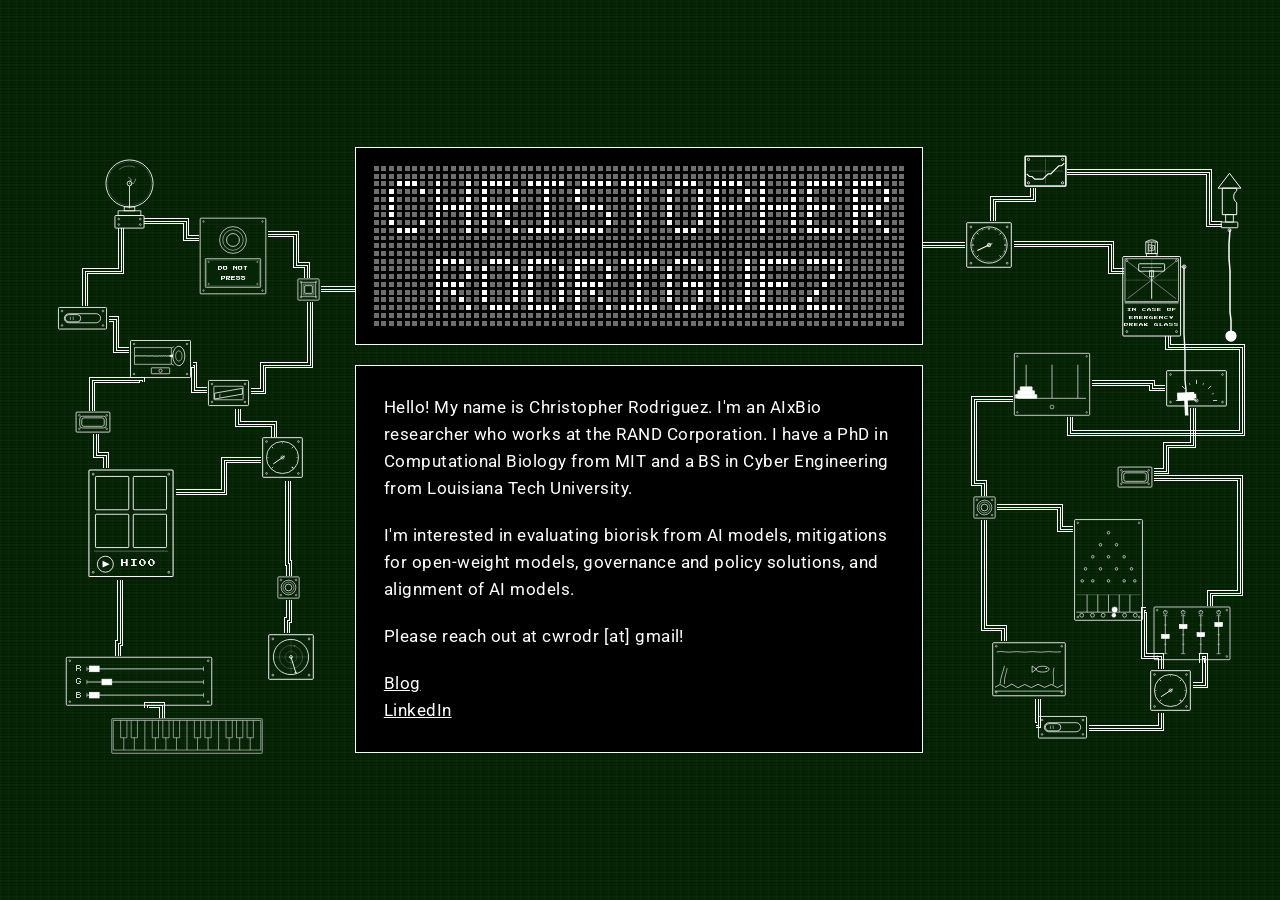
<file: site/index.html>
<!DOCTYPE html>
<html lang="en">
<head>
  <meta charset="utf-8">
  <meta name="viewport" content="width=device-width, initial-scale=1">
  <title>CHRISTOPHER RODRIGUEZ</title>
  <link rel="icon" href="/favicon.svg" type="image/svg+xml">
  <link rel="icon" href="/favicon.ico" sizes="32x32">
  <link rel="preconnect" href="https://fonts.googleapis.com">
  <link rel="preconnect" href="https://fonts.gstatic.com" crossorigin>
  <link href="https://fonts.googleapis.com/css2?family=Bitcount+Grid+Single&family=Press+Start+2P&family=Roboto:wght@400;500&display=swap" rel="stylesheet">
  <link rel="stylesheet" href="styles.css">
</head>
<body>
  <div class="scanlines" aria-hidden="true"></div>
  <div class="pixel-grid" aria-hidden="true"></div>
  <div class="page">
    <aside class="ribbon ribbon-left" aria-label="Left circuitry">
      <div class="circuit-board">
        <svg class="traces" aria-hidden="true"></svg>
        <script type="application/json" class="wire-spec">[{"a":"l-pl","fa":"right","ta":0.45,"b":"l-dn","fb":"left","tb":0.28},{"a":"l-pl","fa":"bottom","ta":0.22,"b":"l-sl","fb":"top","tb":0.55,"via":[[40,20.4]]},{"a":"l-dn","fa":"right","ta":0.22,"b":"l-bq","fb":"top","tb":0.45,"via":[[248,16.8]]},{"a":"l-sl","fa":"right","ta":0.55,"b":"l-se","fb":"left","tb":0.28},{"a":"l-se","fa":"right","ta":0.62,"b":"l-rk","fb":"left","tb":0.38},{"a":"l-se","fa":"bottom","ta":0.22,"b":"l-bw","fb":"top","tb":0.48,"via":[[48,38.4]]},{"a":"l-bq","fa":"bottom","ta":0.55,"b":"l-rk","fb":"right","tb":0.42,"via":[[262,36.0]]},{"a":"l-rk","fa":"bottom","ta":0.72,"b":"l-dt","fb":"top","tb":0.32},{"a":"l-bw","fa":"bottom","ta":0.58,"b":"l-sm","fb":"top","tb":0.22},{"a":"l-sm","fa":"right","ta":0.22,"b":"l-dt","fb":"left","tb":0.55,"via":[[176,50.8]]},{"a":"l-sm","fa":"bottom","ta":0.38,"b":"l-rgb","fb":"top","tb":0.36},{"a":"l-dt","fa":"bottom","ta":0.62,"b":"l-br2","fb":"top","tb":0.5},{"a":"l-br2","fa":"bottom","ta":0.5,"b":"l-rd","fb":"top","tb":0.42},{"a":"l-rgb","fa":"bottom","ta":0.55,"b":"l-kb","fb":"top","tb":0.34}]</script>
        <div class="circuit circuit-left" style="width:276px">
        <div class="comp plasma" role="img" aria-label="Plasma ball. Touch the glass." data-port="6.6 29.8 14.8 6.4" data-faces="left right bottom" data-cid="l-pl" data-links="l-dn l-sl" style="left:54px;top:1.6%"><svg xmlns="http://www.w3.org/2000/svg" viewBox="0 0 28 38" fill="none" stroke="#ffffff">
  <title>Plasma ball</title>
  <g class="bolts">
    <path class="bolt" stroke-width="0.38" stroke-linecap="square" stroke-linejoin="miter"/>
    <path class="bolt" stroke-width="0.36" stroke-linecap="square" stroke-linejoin="miter"/>
    <path class="bolt" stroke-width="0.34" stroke-linecap="square" stroke-linejoin="miter"/>
    <path class="bolt" stroke-width="0.34" stroke-linecap="square" stroke-linejoin="miter"/>
    <path class="bolt" stroke-width="0.3" stroke-linecap="square" stroke-linejoin="miter"/>
    <path class="bolt" stroke-width="0.3" stroke-linecap="square" stroke-linejoin="miter"/>
    <path class="bolt" stroke-width="0.28" stroke-linecap="square" stroke-linejoin="miter"/>
    <path class="bolt" stroke-width="0.28" stroke-linecap="square" stroke-linejoin="miter"/>
    <path class="bolt main" stroke-width="0.55" stroke-linecap="square" stroke-linejoin="miter"/>
  </g>
  <circle class="glass" cx="14" cy="13.5" r="12" stroke-width="0.45" fill="transparent"/>
  <circle cx="14" cy="13.5" r="11.15" stroke-width="0.22" opacity="0.35"/>
  <path d="M8.6 6.4A8.4 8.4 0 0 1 16.8 5.2" stroke-width="0.28" opacity="0.55"/>
  <line x1="14" y1="14.8" x2="14" y2="26.2" stroke-width="0.4"/>
  <circle class="electrode" cx="14" cy="13.5" r="1.2" stroke-width="0.4"/>
  <rect x="11.3" y="25.4" width="5.4" height="2" stroke-width="0.4"/>
  <rect x="8.2" y="27.4" width="11.6" height="2.4" stroke-width="0.4"/>
  <rect x="6.6" y="29.8" width="14.8" height="6.4" rx="0.35" stroke-width="0.45"/>
  <circle cx="8.5" cy="31.6" r="0.45" stroke-width="0.28"/>
  <circle cx="19.5" cy="31.6" r="0.45" stroke-width="0.28"/>
  <circle cx="8.5" cy="34.4" r="0.45" stroke-width="0.28"/>
  <circle cx="19.5" cy="34.4" r="0.45" stroke-width="0.28"/>
</svg></div>
        <button type="button" class="comp dnp" aria-label="Do not press." data-cid="l-dn" data-links="l-pl l-bq" style="left:150px;top:11.4%"><svg xmlns="http://www.w3.org/2000/svg" viewBox="0 0 42 48" fill="none" stroke="#ffffff">
  <title>Do not press</title>
  <rect x="1.3" y="1.3" width="39.4" height="45.4" rx="0.45" stroke-width="0.45"/>
  <circle cx="3.3" cy="3.3" r="0.45" stroke-width="0.28"/>
  <circle cx="38.7" cy="3.3" r="0.45" stroke-width="0.28"/>
  <circle cx="3.3" cy="44.7" r="0.45" stroke-width="0.28"/>
  <circle cx="38.7" cy="44.7" r="0.45" stroke-width="0.28"/>
  <circle cx="21" cy="14.4" r="8.05" stroke-width="0.4"/>
  <circle cx="21" cy="14.4" r="6.15" stroke-width="0.3"/>
  <circle class="face" cx="21" cy="14.4" r="3.85" stroke-width="0.45"/>
  <g class="guts">
    <rect x="5.15" y="26.35" width="31.7" height="15.7" rx="0.2" stroke-width="0.28" opacity="0.45"/>
    <g stroke-width="0.32" stroke-linecap="square" stroke-linejoin="miter">
      <path d="M5.15 29.6H12.4L14.8 31.9H18.1"/>
      <path d="M5.15 30.5H11.7L14.2 32.9H17.4"/>
      <path d="M5.15 31.4H12.1L13.9 33.3H16.6"/>
    </g>
    <g stroke-width="0.32" stroke-linecap="square" stroke-linejoin="miter">
      <path d="M36.85 28.7H29.8V32.2H26.4L24.2 34.6"/>
      <path d="M36.85 29.6H30.7V33.1H27.2L25.1 35.4"/>
      <path d="M36.85 30.5H31.6V33.9H28.1L26.2 36.1"/>
    </g>
    <path d="M8.4 36.2H13.2L15.6 38.8H20.4" stroke-width="0.32"/>
    <path d="M8.4 37.1H12.6L15.1 39.6H19.2" stroke-width="0.32"/>
    <path d="M8.4 38.0H13.0L14.7 40.0" stroke-width="0.32"/>
    <path d="M21.6 27.2C24.8 27.6 26.9 30.8 25.4 33.7C23.8 36.8 19.6 37.6 18.2 34.8C17.1 32.6 19.4 31.2 21.1 32.4" stroke-width="0.34" stroke-linecap="round"/>
    <path d="M31.2 36.4C33.6 37.2 34.8 39.6 33.1 41.2" stroke-width="0.3" stroke-linecap="round"/>
    <path d="M22.8 39.2L25.6 41.4L28.8 40.6" stroke-width="0.3"/>
    <circle cx="18.1" cy="31.9" r="0.42" fill="#ffffff" stroke="none"/>
    <circle cx="24.2" cy="34.6" r="0.42" fill="#ffffff" stroke="none"/>
    <circle cx="20.4" cy="38.8" r="0.38" fill="#ffffff" stroke="none"/>
    <circle cx="26.2" cy="36.1" r="0.34" fill="#ffffff" stroke="none"/>
    <circle cx="15.6" cy="27.9" r="0.32" stroke-width="0.24"/>
    <circle cx="17.4" cy="27.9" r="0.32" stroke-width="0.24"/>
    <circle cx="19.2" cy="27.9" r="0.32" stroke-width="0.24"/>
    <circle cx="21.0" cy="27.9" r="0.32" stroke-width="0.24"/>
    <circle cx="22.8" cy="27.9" r="0.32" stroke-width="0.24"/>
    <line x1="15.6" y1="26.35" x2="15.6" y2="27.9" stroke-width="0.22"/>
    <line x1="17.4" y1="26.35" x2="17.4" y2="27.9" stroke-width="0.22"/>
    <line x1="19.2" y1="26.35" x2="19.2" y2="27.9" stroke-width="0.22"/>
    <line x1="21.0" y1="26.35" x2="21.0" y2="27.9" stroke-width="0.22"/>
    <line x1="22.8" y1="26.35" x2="22.8" y2="27.9" stroke-width="0.22"/>
  </g>
  <g class="plate">
    <rect class="skin" x="4.4" y="25.6" width="33.2" height="17.2" rx="0.3" fill="#062406" stroke-width="0.4"/>
    <rect x="5.15" y="26.35" width="31.7" height="15.7" rx="0.2" stroke-width="0.28" opacity="0.55"/>
    <circle cx="6.4" cy="27.6" r="0.38" stroke-width="0.24"/>
    <circle cx="35.6" cy="27.6" r="0.38" stroke-width="0.24"/>
    <circle cx="6.4" cy="40.8" r="0.38" stroke-width="0.24"/>
    <circle cx="35.6" cy="40.8" r="0.38" stroke-width="0.24"/>
    <text class="plate-copy" x="21" y="33.1">DO NOT</text>
    <text class="plate-copy" x="21" y="38.8">PRESS</text>
  </g>
</svg></button>
        <button type="button" class="comp button" aria-label="Square button" data-cid="l-bq" data-links="l-dn l-rk" style="left:248px;top:21.4%"><svg xmlns="http://www.w3.org/2000/svg" viewBox="0 0 16 16" fill="none" stroke="#ffffff">
  <title>Square button</title>
  <rect x="1.2" y="1.2" width="13.6" height="13.6" rx="0.5" stroke-width="0.45"/>
  <circle cx="3.15" cy="3.15" r="0.55" stroke-width="0.3"/>
  <circle cx="12.85" cy="3.15" r="0.55" stroke-width="0.3"/>
  <circle cx="3.15" cy="12.85" r="0.55" stroke-width="0.3"/>
  <circle cx="12.85" cy="12.85" r="0.55" stroke-width="0.3"/>
  <rect x="3.4" y="3.4" width="9.2" height="9.2" rx="0.35" stroke-width="0.4"/>
  <rect x="4.55" y="4.55" width="6.9" height="6.9" rx="0.25" stroke-width="0.3"/>
  <rect class="face" x="5.55" y="5.55" width="4.9" height="4.9" rx="0.2" stroke-width="0.45"/>
</svg></button>
        <button type="button" class="comp switch switch-slide" aria-pressed="false" aria-label="Slide switch" data-cid="l-sl" data-links="l-pl l-se" style="left:8px;top:26.0%"><svg xmlns="http://www.w3.org/2000/svg" viewBox="0 0 28 14" fill="none" stroke="#ffffff">
  <title>Slide switch</title>
  <rect x="1.3" y="1.3" width="25.4" height="11.4" rx="0.45" stroke-width="0.45"/>
  <circle cx="3.2" cy="3.2" r="0.45" stroke-width="0.28"/>
  <circle cx="24.8" cy="3.2" r="0.45" stroke-width="0.28"/>
  <circle cx="3.2" cy="10.8" r="0.45" stroke-width="0.28"/>
  <circle cx="24.8" cy="10.8" r="0.45" stroke-width="0.28"/>
  <rect x="4.4" y="4.6" width="19.2" height="4.8" rx="2.4" stroke-width="0.4"/>
  <g class="paddle-off">
    <rect x="4.9" y="5.1" width="8.2" height="3.8" rx="1.9" fill="transparent" stroke-width="0.4"/>
    <line x1="7.6" y1="6.1" x2="7.6" y2="7.9" stroke-width="0.28"/>
    <line x1="9.1" y1="6.1" x2="9.1" y2="7.9" stroke-width="0.28"/>
  </g>
  <g class="paddle-on" display="none">
    <rect x="14.9" y="5.1" width="8.2" height="3.8" rx="1.9" fill="transparent" stroke-width="0.4"/>
    <line x1="17.6" y1="6.1" x2="17.6" y2="7.9" stroke-width="0.28"/>
    <line x1="19.1" y1="6.1" x2="19.1" y2="7.9" stroke-width="0.28"/>
  </g>
</svg></button>
        <button type="button" class="comp seismo" aria-label="Seismograph. Click to shake." data-cid="l-se" data-links="l-sl l-rk l-bw" style="left:80px;top:31.6%"><svg xmlns="http://www.w3.org/2000/svg" viewBox="0 0 34 22" fill="none" stroke="#ffffff">
  <title>Seismograph</title>
  <rect class="frame" x="1.3" y="1.3" width="31.4" height="19.4" rx="0.4" stroke-width="0.45"/>
  <circle cx="3.15" cy="3.15" r="0.42" stroke-width="0.28"/>
  <circle cx="30.85" cy="3.15" r="0.42" stroke-width="0.28"/>
  <circle cx="3.15" cy="18.85" r="0.42" stroke-width="0.28"/>
  <circle cx="30.85" cy="18.85" r="0.42" stroke-width="0.28"/>
  <rect class="paper" x="3.4" y="5.1" width="19.2" height="8.6" stroke-width="0.32"/>
  <line x1="3.4" y1="9.4" x2="22.6" y2="9.4" stroke-width="0.18" opacity="0.35"/>
  <path class="trace" d="M3.6 9.4H22.4" stroke-width="0.4" stroke-linejoin="miter" stroke-linecap="square"/>
  <ellipse cx="26.6" cy="9.4" rx="3.15" ry="5.1" stroke-width="0.4"/>
  <ellipse cx="26.6" cy="9.4" rx="1.7" ry="2.7" stroke-width="0.28"/>
  <line x1="22.6" y1="5.4" x2="24.1" y2="4.5" stroke-width="0.3"/>
  <line x1="22.6" y1="13.4" x2="24.1" y2="14.3" stroke-width="0.3"/>
  <path class="pen" d="M21.3 9.4L23.5 8.55L23.5 10.25Z" fill="#ffffff" stroke="none"/>
  <rect x="12.2" y="15.6" width="9.6" height="3.1" rx="0.25" stroke-width="0.35"/>
  <circle class="knob" cx="17" cy="17.15" r="0.85" stroke-width="0.32"/>
</svg></button>
        <button type="button" class="comp switch switch-rocker" aria-pressed="false" aria-label="Rocker switch" data-cid="l-rk" data-links="l-se l-bq l-dt" style="left:158px;top:38.2%"><svg xmlns="http://www.w3.org/2000/svg" viewBox="0 0 24 16" fill="none" stroke="#ffffff">
  <title>Rocker switch</title>
  <rect x="1.3" y="1.3" width="21.4" height="13.4" rx="0.45" stroke-width="0.45"/>
  <circle cx="3.2" cy="3.2" r="0.45" stroke-width="0.28"/>
  <circle cx="20.8" cy="3.2" r="0.45" stroke-width="0.28"/>
  <circle cx="3.2" cy="12.8" r="0.45" stroke-width="0.28"/>
  <circle cx="20.8" cy="12.8" r="0.45" stroke-width="0.28"/>
  <rect x="4.2" y="4.4" width="15.6" height="7.2" rx="0.3" stroke-width="0.35"/>
  <g class="paddle-off">
    <path d="M4.6 8.1L4.6 11.2L19.4 8.6L19.4 5.5Z" fill="transparent" stroke-width="0.42" stroke-linejoin="miter"/>
    <line x1="7.4" y1="8.4" x2="7.4" y2="10.4" stroke-width="0.28"/>
  </g>
  <g class="paddle-on" display="none">
    <path d="M4.6 5.5L4.6 8.6L19.4 11.2L19.4 8.1Z" fill="transparent" stroke-width="0.42" stroke-linejoin="miter"/>
    <line x1="16.6" y1="8.4" x2="16.6" y2="10.4" stroke-width="0.28"/>
  </g>
</svg></button>
        <button type="button" class="comp button button-wide" aria-label="Bar button" data-cid="l-bw" data-links="l-se l-sm" style="left:26px;top:43.4%"><svg xmlns="http://www.w3.org/2000/svg" viewBox="0 0 22 14" fill="none" stroke="#ffffff">
  <title>Bar button</title>
  <rect x="1.2" y="1.2" width="19.6" height="11.6" rx="0.5" stroke-width="0.45"/>
  <circle cx="3.1" cy="3.1" r="0.5" stroke-width="0.28"/>
  <circle cx="18.9" cy="3.1" r="0.5" stroke-width="0.28"/>
  <circle cx="3.1" cy="10.9" r="0.5" stroke-width="0.28"/>
  <circle cx="18.9" cy="10.9" r="0.5" stroke-width="0.28"/>
  <rect x="3.3" y="3.6" width="15.4" height="6.8" rx="1.6" stroke-width="0.4"/>
  <rect class="face" x="4.5" y="4.55" width="13" height="4.9" rx="1.2" stroke-width="0.4"/>
</svg></button>
        <div class="comp dial dial-temp" role="img" aria-label="Temperature dial." data-cid="l-dt" data-links="l-rk l-sm l-br2" style="left:212px;top:47.6%"><svg xmlns="http://www.w3.org/2000/svg" viewBox="0 0 22 22" fill="none" stroke="#ffffff">
  <title>Temp dial</title>
  <rect x="1.3" y="1.3" width="19.4" height="19.4" rx="0.4" stroke-width="0.45"/>
  <circle cx="3.2" cy="3.2" r="0.42" stroke-width="0.28"/>
  <circle cx="18.8" cy="3.2" r="0.42" stroke-width="0.28"/>
  <circle cx="3.2" cy="18.8" r="0.42" stroke-width="0.28"/>
  <circle cx="18.8" cy="18.8" r="0.42" stroke-width="0.28"/>
  <circle cx="11" cy="11" r="7.85" stroke-width="0.4"/>
  <line x1="6.47" y1="15.53" x2="5.66" y2="16.34" stroke-width="0.36"/>
  <line x1="4.15" y1="11.00" x2="3.45" y2="11.00" stroke-width="0.24"/>
  <line x1="6.47" y1="6.47" x2="5.66" y2="5.66" stroke-width="0.36"/>
  <line x1="11.00" y1="4.15" x2="11.00" y2="3.45" stroke-width="0.24"/>
  <line x1="15.53" y1="6.47" x2="16.34" y2="5.66" stroke-width="0.36"/>
  <line x1="17.85" y1="11.00" x2="18.55" y2="11.00" stroke-width="0.24"/>
  <line x1="15.53" y1="15.53" x2="16.34" y2="16.34" stroke-width="0.5"/>
  <g class="needle" data-cx="11" data-cy="11" data-start="135" data-sweep="270" data-rest="0.22" data-rate="0.007" transform="rotate(194 11 11)">
    <line x1="11" y1="11" x2="16.5" y2="11" stroke-width="0.42"/>
    <line x1="11" y1="11" x2="9.5" y2="11" stroke-width="0.32"/>
  </g>
  <circle cx="11" cy="11" r="0.75" stroke-width="0.35"/>
  <circle cx="11" cy="11" r="0.24" fill="#ffffff" stroke="none"/>
</svg></div>
        <div class="comp simon" role="group" aria-label="Simon. Press play, then repeat the lights." data-cid="l-sm" data-links="l-bw l-dt l-rgb" style="left:38px;top:52.8%"><svg xmlns="http://www.w3.org/2000/svg" viewBox="0 0 40 50" fill="none" stroke="#ffffff">
  <title>Simon</title>
  <rect x="1.3" y="1.3" width="37.4" height="47.4" rx="0.45" stroke-width="0.45"/>
  <circle cx="3.2" cy="3.2" r="0.42" stroke-width="0.28"/>
  <circle cx="36.8" cy="3.2" r="0.42" stroke-width="0.28"/>
  <circle cx="3.2" cy="46.8" r="0.42" stroke-width="0.28"/>
  <circle cx="36.8" cy="46.8" r="0.42" stroke-width="0.28"/>
  <rect class="pad" data-pad="0" x="4.2" y="4.2" width="14.8" height="14.8" rx="0.35" stroke-width="0.4"/>
  <rect class="pad" data-pad="1" x="21" y="4.2" width="14.8" height="14.8" rx="0.35" stroke-width="0.4"/>
  <rect class="pad" data-pad="2" x="4.2" y="21" width="14.8" height="14.8" rx="0.35" stroke-width="0.4"/>
  <rect class="pad" data-pad="3" x="21" y="21" width="14.8" height="14.8" rx="0.35" stroke-width="0.4"/>
  <line x1="3.6" y1="37.4" x2="36.4" y2="37.4" stroke-width="0.3" opacity="0.45"/>
  <g class="play">
    <circle cx="8.6" cy="43.2" r="3.55" stroke-width="0.4"/>
    <path d="M7.35 41.7L7.35 44.7L10.55 43.2Z" fill="#ffffff" stroke="none"/>
  </g>
  <text class="hi-label" x="15.4" y="44.6" fill="#ffffff" stroke="none" font-size="3.4">HI</text>
  <text class="hi" x="23.6" y="44.6" fill="#ffffff" stroke="none" font-size="3.4">00</text>
</svg></div>
        <button type="button" class="comp button" aria-label="Round button" data-cid="l-br2" data-links="l-dt l-rd" style="left:228px;top:70.6%"><svg xmlns="http://www.w3.org/2000/svg" viewBox="0 0 16 16" fill="none" stroke="#ffffff">
  <title>Button</title>
  <rect x="1.2" y="1.2" width="13.6" height="13.6" rx="0.5" stroke-width="0.45"/>
  <circle cx="3.15" cy="3.15" r="0.55" stroke-width="0.3"/>
  <circle cx="12.85" cy="3.15" r="0.55" stroke-width="0.3"/>
  <circle cx="3.15" cy="12.85" r="0.55" stroke-width="0.3"/>
  <circle cx="12.85" cy="12.85" r="0.55" stroke-width="0.3"/>
  <circle cx="8" cy="8" r="4.7" stroke-width="0.4"/>
  <circle cx="8" cy="8" r="3.5" stroke-width="0.3"/>
  <circle class="face" cx="8" cy="8" r="2.15" stroke-width="0.45"/>
</svg></button>
        <div class="comp radar" role="img" aria-label="Radar. Contacts appear as chaos rises." data-cid="l-rd" data-links="l-br2" style="left:218px;top:80.0%"><svg xmlns="http://www.w3.org/2000/svg" viewBox="0 0 24 24" fill="none" stroke="#ffffff">
  <title>Radar</title>
  <rect x="1.3" y="1.3" width="21.4" height="21.4" rx="0.4" stroke-width="0.45"/>
  <circle cx="3.3" cy="3.3" r="0.45" stroke-width="0.28"/>
  <circle cx="20.7" cy="3.3" r="0.45" stroke-width="0.28"/>
  <circle cx="3.3" cy="20.7" r="0.45" stroke-width="0.28"/>
  <circle cx="20.7" cy="20.7" r="0.45" stroke-width="0.28"/>
  <circle cx="12" cy="12" r="8.45" stroke-width="0.4"/>
  <circle cx="12" cy="12" r="5.6" stroke-width="0.22" opacity="0.45"/>
  <circle cx="12" cy="12" r="2.8" stroke-width="0.2" opacity="0.35"/>
  <line x1="12" y1="3.55" x2="12" y2="20.45" stroke-width="0.18" opacity="0.35"/>
  <line x1="3.55" y1="12" x2="20.45" y2="12" stroke-width="0.18" opacity="0.35"/>
  <g class="sweep" transform="rotate(0 12 12)">
    <line x1="12" y1="12" x2="12" y2="3.55" stroke-width="0.4"/>
    <line x1="11.2" y1="4.2" x2="12.8" y2="4.2" stroke-width="0.28"/>
  </g>
  <circle class="blip" cx="14.8" cy="7.2" r="0.48" fill="#ffffff" stroke="none" opacity="0"/>
  <circle class="blip" cx="16.6" cy="10.4" r="0.48" fill="#ffffff" stroke="none" opacity="0"/>
  <circle class="blip" cx="17.1" cy="14.8" r="0.48" fill="#ffffff" stroke="none" opacity="0"/>
  <circle class="blip" cx="13.4" cy="17.6" r="0.48" fill="#ffffff" stroke="none" opacity="0"/>
  <circle class="blip" cx="8.2" cy="16.9" r="0.48" fill="#ffffff" stroke="none" opacity="0"/>
  <circle class="blip" cx="6.4" cy="13.1" r="0.48" fill="#ffffff" stroke="none" opacity="0"/>
  <circle class="blip" cx="7.1" cy="7.8" r="0.48" fill="#ffffff" stroke="none" opacity="0"/>
  <circle class="blip" cx="10.6" cy="5.6" r="0.48" fill="#ffffff" stroke="none" opacity="0"/>
  <circle cx="12" cy="12" r="0.7" stroke-width="0.35"/>
  <circle cx="12" cy="12" r="0.22" fill="#ffffff" stroke="none"/>
</svg></div>
        <div class="comp rgb" role="group" aria-label="RGB board. Slide R, G, and B to change the background." data-faces="top bottom" data-cid="l-rgb" data-links="l-sm l-kb" style="left:16px;top:83.8%"><svg xmlns="http://www.w3.org/2000/svg" viewBox="0 0 80 28" fill="none" stroke="#ffffff">
  <title>RGB board</title>
  <rect x="1.2" y="1.2" width="77.6" height="25.6" rx="0.5" stroke-width="0.45"/>
  <circle cx="3.1" cy="3.1" r="0.45" stroke-width="0.28"/>
  <circle cx="76.9" cy="3.1" r="0.45" stroke-width="0.28"/>
  <circle cx="3.1" cy="24.9" r="0.45" stroke-width="0.28"/>
  <circle cx="76.9" cy="24.9" r="0.45" stroke-width="0.28"/>
  <g class="fader" data-channel="r">
    <text class="rgb-label" x="6.2" y="8.7">R</text>
    <line class="track" x1="12.2" y1="7.4" x2="74.4" y2="7.4" stroke-width="0.4"/>
    <line x1="12.2" y1="6.2" x2="12.2" y2="8.6" stroke-width="0.28"/>
    <line x1="74.4" y1="6.2" x2="74.4" y2="8.6" stroke-width="0.28"/>
    <rect class="cap" x="13.4" y="5.9" width="5.2" height="3" stroke-width="0.4"/>
  </g>
  <g class="fader" data-channel="g">
    <text class="rgb-label" x="6.2" y="15.7">G</text>
    <line class="track" x1="12.2" y1="14.4" x2="74.4" y2="14.4" stroke-width="0.4"/>
    <line x1="12.2" y1="13.2" x2="12.2" y2="15.6" stroke-width="0.28"/>
    <line x1="74.4" y1="13.2" x2="74.4" y2="15.6" stroke-width="0.28"/>
    <rect class="cap" x="20.4" y="12.9" width="5.2" height="3" stroke-width="0.4"/>
  </g>
  <g class="fader" data-channel="b">
    <text class="rgb-label" x="6.3" y="22.7">B</text>
    <line class="track" x1="12.2" y1="21.4" x2="74.4" y2="21.4" stroke-width="0.4"/>
    <line x1="12.2" y1="20.2" x2="12.2" y2="22.6" stroke-width="0.28"/>
    <line x1="74.4" y1="20.2" x2="74.4" y2="22.6" stroke-width="0.28"/>
    <rect class="cap" x="13.4" y="19.9" width="5.2" height="3" stroke-width="0.4"/>
  </g>
</svg></div>
        <div class="comp keyboard" role="group" aria-label="Two octave keyboard. Press keys to play." data-cid="l-kb" data-links="l-rgb" style="left:62px;top:94.0%"><svg xmlns="http://www.w3.org/2000/svg" viewBox="0 0 105.2 26" fill="none" stroke="#ffffff">
  <title>Keyboard</title>
  <rect x="1.2" y="1.2" width="102.8" height="23.6" rx="0.45" stroke-width="0.4"/>
  <g class="keys">
    <path class="key white" fill="transparent" stroke="none" data-midi="60" d="M2.2 22.6H9.4V14.2H7.25V2.4H2.2Z"/>
    <path class="key white" fill="transparent" stroke="none" data-midi="62" d="M9.4 22.6H16.6V14.2H14.45V2.4H11.55V14.2H9.4Z"/>
    <path class="key white" fill="transparent" stroke="none" data-midi="64" d="M16.6 22.6H23.8V2.4H18.75V14.2H16.6Z"/>
    <path class="key white" fill="transparent" stroke="none" data-midi="65" d="M23.8 22.6H31V14.2H28.85V2.4H23.8Z"/>
    <path class="key white" fill="transparent" stroke="none" data-midi="67" d="M31 22.6H38.2V14.2H36.05V2.4H33.15V14.2H31Z"/>
    <path class="key white" fill="transparent" stroke="none" data-midi="69" d="M38.2 22.6H45.4V14.2H43.25V2.4H40.35V14.2H38.2Z"/>
    <path class="key white" fill="transparent" stroke="none" data-midi="71" d="M45.4 22.6H52.6V2.4H47.55V14.2H45.4Z"/>
    <path class="key white" fill="transparent" stroke="none" data-midi="72" d="M52.6 22.6H59.8V14.2H57.65V2.4H52.6Z"/>
    <path class="key white" fill="transparent" stroke="none" data-midi="74" d="M59.8 22.6H67V14.2H64.85V2.4H61.95V14.2H59.8Z"/>
    <path class="key white" fill="transparent" stroke="none" data-midi="76" d="M67 22.6H74.2V2.4H69.15V14.2H67Z"/>
    <path class="key white" fill="transparent" stroke="none" data-midi="77" d="M74.2 22.6H81.4V14.2H79.25V2.4H74.2Z"/>
    <path class="key white" fill="transparent" stroke="none" data-midi="79" d="M81.4 22.6H88.6V14.2H86.45V2.4H83.55V14.2H81.4Z"/>
    <path class="key white" fill="transparent" stroke="none" data-midi="81" d="M88.6 22.6H95.8V14.2H93.65V2.4H90.75V14.2H88.6Z"/>
    <path class="key white" fill="transparent" stroke="none" data-midi="83" d="M95.8 22.6H103V2.4H97.95V14.2H95.8Z"/>
    <rect class="key black" fill="transparent" stroke="none" data-midi="61" x="7.25" y="2.4" width="4.3" height="11.8"/>
    <rect class="key black" fill="transparent" stroke="none" data-midi="63" x="14.45" y="2.4" width="4.3" height="11.8"/>
    <rect class="key black" fill="transparent" stroke="none" data-midi="66" x="28.85" y="2.4" width="4.3" height="11.8"/>
    <rect class="key black" fill="transparent" stroke="none" data-midi="68" x="36.05" y="2.4" width="4.3" height="11.8"/>
    <rect class="key black" fill="transparent" stroke="none" data-midi="70" x="43.25" y="2.4" width="4.3" height="11.8"/>
    <rect class="key black" fill="transparent" stroke="none" data-midi="73" x="57.65" y="2.4" width="4.3" height="11.8"/>
    <rect class="key black" fill="transparent" stroke="none" data-midi="75" x="64.85" y="2.4" width="4.3" height="11.8"/>
    <rect class="key black" fill="transparent" stroke="none" data-midi="78" x="79.25" y="2.4" width="4.3" height="11.8"/>
    <rect class="key black" fill="transparent" stroke="none" data-midi="80" x="86.45" y="2.4" width="4.3" height="11.8"/>
    <rect class="key black" fill="transparent" stroke="none" data-midi="82" x="93.65" y="2.4" width="4.3" height="11.8"/>
  </g>
  <g class="key-lines" pointer-events="none">
    <line x1="2.2" y1="2.4" x2="103" y2="2.4" stroke-width="0.35"/>
    <line x1="2.2" y1="22.6" x2="103" y2="22.6" stroke-width="0.35"/>
    <line x1="2.2" y1="2.4" x2="2.2" y2="22.6" stroke-width="0.35"/>
    <line x1="103" y1="2.4" x2="103" y2="22.6" stroke-width="0.35"/>
    <line x1="9.4" y1="14.2" x2="9.4" y2="22.6" stroke-width="0.35"/>
    <line x1="16.6" y1="14.2" x2="16.6" y2="22.6" stroke-width="0.35"/>
    <line x1="23.8" y1="2.4" x2="23.8" y2="22.6" stroke-width="0.35"/>
    <line x1="31" y1="14.2" x2="31" y2="22.6" stroke-width="0.35"/>
    <line x1="38.2" y1="14.2" x2="38.2" y2="22.6" stroke-width="0.35"/>
    <line x1="45.4" y1="14.2" x2="45.4" y2="22.6" stroke-width="0.35"/>
    <line x1="52.6" y1="2.4" x2="52.6" y2="22.6" stroke-width="0.35"/>
    <line x1="59.8" y1="14.2" x2="59.8" y2="22.6" stroke-width="0.35"/>
    <line x1="67" y1="14.2" x2="67" y2="22.6" stroke-width="0.35"/>
    <line x1="74.2" y1="2.4" x2="74.2" y2="22.6" stroke-width="0.35"/>
    <line x1="81.4" y1="14.2" x2="81.4" y2="22.6" stroke-width="0.35"/>
    <line x1="88.6" y1="14.2" x2="88.6" y2="22.6" stroke-width="0.35"/>
    <line x1="95.8" y1="14.2" x2="95.8" y2="22.6" stroke-width="0.35"/>
    <line x1="7.25" y1="2.4" x2="7.25" y2="14.2" stroke-width="0.35"/>
    <line x1="11.55" y1="2.4" x2="11.55" y2="14.2" stroke-width="0.35"/>
    <line x1="7.25" y1="14.2" x2="11.55" y2="14.2" stroke-width="0.35"/>
    <line x1="14.45" y1="2.4" x2="14.45" y2="14.2" stroke-width="0.35"/>
    <line x1="18.75" y1="2.4" x2="18.75" y2="14.2" stroke-width="0.35"/>
    <line x1="14.45" y1="14.2" x2="18.75" y2="14.2" stroke-width="0.35"/>
    <line x1="28.85" y1="2.4" x2="28.85" y2="14.2" stroke-width="0.35"/>
    <line x1="33.15" y1="2.4" x2="33.15" y2="14.2" stroke-width="0.35"/>
    <line x1="28.85" y1="14.2" x2="33.15" y2="14.2" stroke-width="0.35"/>
    <line x1="36.05" y1="2.4" x2="36.05" y2="14.2" stroke-width="0.35"/>
    <line x1="40.35" y1="2.4" x2="40.35" y2="14.2" stroke-width="0.35"/>
    <line x1="36.05" y1="14.2" x2="40.35" y2="14.2" stroke-width="0.35"/>
    <line x1="43.25" y1="2.4" x2="43.25" y2="14.2" stroke-width="0.35"/>
    <line x1="47.55" y1="2.4" x2="47.55" y2="14.2" stroke-width="0.35"/>
    <line x1="43.25" y1="14.2" x2="47.55" y2="14.2" stroke-width="0.35"/>
    <line x1="57.65" y1="2.4" x2="57.65" y2="14.2" stroke-width="0.35"/>
    <line x1="61.95" y1="2.4" x2="61.95" y2="14.2" stroke-width="0.35"/>
    <line x1="57.65" y1="14.2" x2="61.95" y2="14.2" stroke-width="0.35"/>
    <line x1="64.85" y1="2.4" x2="64.85" y2="14.2" stroke-width="0.35"/>
    <line x1="69.15" y1="2.4" x2="69.15" y2="14.2" stroke-width="0.35"/>
    <line x1="64.85" y1="14.2" x2="69.15" y2="14.2" stroke-width="0.35"/>
    <line x1="79.25" y1="2.4" x2="79.25" y2="14.2" stroke-width="0.35"/>
    <line x1="83.55" y1="2.4" x2="83.55" y2="14.2" stroke-width="0.35"/>
    <line x1="79.25" y1="14.2" x2="83.55" y2="14.2" stroke-width="0.35"/>
    <line x1="86.45" y1="2.4" x2="86.45" y2="14.2" stroke-width="0.35"/>
    <line x1="90.75" y1="2.4" x2="90.75" y2="14.2" stroke-width="0.35"/>
    <line x1="86.45" y1="14.2" x2="90.75" y2="14.2" stroke-width="0.35"/>
    <line x1="93.65" y1="2.4" x2="93.65" y2="14.2" stroke-width="0.35"/>
    <line x1="97.95" y1="2.4" x2="97.95" y2="14.2" stroke-width="0.35"/>
    <line x1="93.65" y1="14.2" x2="97.95" y2="14.2" stroke-width="0.35"/>
  </g>
</svg></div>
        </div>
      </div>
    </aside>
    <main class="cabinet">
      <section class="panel name-panel" aria-label="Scoreboard name">
        <h1 class="sr-only">CHRISTOPHER RODRIGUEZ</h1>
        <div class="led-grid" style="--led-cols: 69" aria-hidden="true">
          <span class="px"></span>
          <span class="px"></span>
          <span class="px"></span>
          <span class="px"></span>
          <span class="px"></span>
          <span class="px"></span>
          <span class="px"></span>
          <span class="px"></span>
          <span class="px"></span>
          <span class="px"></span>
          <span class="px"></span>
          <span class="px"></span>
          <span class="px"></span>
          <span class="px"></span>
          <span class="px"></span>
          <span class="px"></span>
          <span class="px"></span>
          <span class="px"></span>
          <span class="px"></span>
          <span class="px"></span>
          <span class="px"></span>
          <span class="px"></span>
          <span class="px"></span>
          <span class="px"></span>
          <span class="px"></span>
          <span class="px"></span>
          <span class="px"></span>
          <span class="px"></span>
          <span class="px"></span>
          <span class="px"></span>
          <span class="px"></span>
          <span class="px"></span>
          <span class="px"></span>
          <span class="px"></span>
          <span class="px"></span>
          <span class="px"></span>
          <span class="px"></span>
          <span class="px"></span>
          <span class="px"></span>
          <span class="px"></span>
          <span class="px"></span>
          <span class="px"></span>
          <span class="px"></span>
          <span class="px"></span>
          <span class="px"></span>
          <span class="px"></span>
          <span class="px"></span>
          <span class="px"></span>
          <span class="px"></span>
          <span class="px"></span>
          <span class="px"></span>
          <span class="px"></span>
          <span class="px"></span>
          <span class="px"></span>
          <span class="px"></span>
          <span class="px"></span>
          <span class="px"></span>
          <span class="px"></span>
          <span class="px"></span>
          <span class="px"></span>
          <span class="px"></span>
          <span class="px"></span>
          <span class="px"></span>
          <span class="px"></span>
          <span class="px"></span>
          <span class="px"></span>
          <span class="px"></span>
          <span class="px"></span>
          <span class="px"></span>
          <span class="px"></span>
          <span class="px"></span>
          <span class="px"></span>
          <span class="px"></span>
          <span class="px"></span>
          <span class="px"></span>
          <span class="px"></span>
          <span class="px"></span>
          <span class="px"></span>
          <span class="px"></span>
          <span class="px"></span>
          <span class="px"></span>
          <span class="px"></span>
          <span class="px"></span>
          <span class="px"></span>
          <span class="px"></span>
          <span class="px"></span>
          <span class="px"></span>
          <span class="px"></span>
          <span class="px"></span>
          <span class="px"></span>
          <span class="px"></span>
          <span class="px"></span>
          <span class="px"></span>
          <span class="px"></span>
          <span class="px"></span>
          <span class="px"></span>
          <span class="px"></span>
          <span class="px"></span>
          <span class="px"></span>
          <span class="px"></span>
          <span class="px"></span>
          <span class="px"></span>
          <span class="px"></span>
          <span class="px"></span>
          <span class="px"></span>
          <span class="px"></span>
          <span class="px"></span>
          <span class="px"></span>
          <span class="px"></span>
          <span class="px"></span>
          <span class="px"></span>
          <span class="px"></span>
          <span class="px"></span>
          <span class="px"></span>
          <span class="px"></span>
          <span class="px"></span>
          <span class="px"></span>
          <span class="px"></span>
          <span class="px"></span>
          <span class="px"></span>
          <span class="px"></span>
          <span class="px"></span>
          <span class="px"></span>
          <span class="px"></span>
          <span class="px"></span>
          <span class="px"></span>
          <span class="px"></span>
          <span class="px"></span>
          <span class="px"></span>
          <span class="px"></span>
          <span class="px"></span>
          <span class="px"></span>
          <span class="px"></span>
          <span class="px"></span>
          <span class="px"></span>
          <span class="px"></span>
          <span class="px"></span>
          <span class="px"></span>
          <span class="px"></span>
          <span class="px"></span>
          <span class="px"></span>
          <span class="px on"></span>
          <span class="px on"></span>
          <span class="px on"></span>
          <span class="px"></span>
          <span class="px"></span>
          <span class="px on"></span>
          <span class="px"></span>
          <span class="px"></span>
          <span class="px"></span>
          <span class="px on"></span>
          <span class="px"></span>
          <span class="px on"></span>
          <span class="px on"></span>
          <span class="px on"></span>
          <span class="px on"></span>
          <span class="px"></span>
          <span class="px"></span>
          <span class="px on"></span>
          <span class="px on"></span>
          <span class="px on"></span>
          <span class="px on"></span>
          <span class="px on"></span>
          <span class="px"></span>
          <span class="px"></span>
          <span class="px on"></span>
          <span class="px on"></span>
          <span class="px on"></span>
          <span class="px on"></span>
          <span class="px"></span>
          <span class="px on"></span>
          <span class="px on"></span>
          <span class="px on"></span>
          <span class="px on"></span>
          <span class="px on"></span>
          <span class="px"></span>
          <span class="px"></span>
          <span class="px on"></span>
          <span class="px on"></span>
          <span class="px on"></span>
          <span class="px"></span>
          <span class="px"></span>
          <span class="px on"></span>
          <span class="px on"></span>
          <span class="px on"></span>
          <span class="px on"></span>
          <span class="px"></span>
          <span class="px"></span>
          <span class="px on"></span>
          <span class="px"></span>
          <span class="px"></span>
          <span class="px"></span>
          <span class="px on"></span>
          <span class="px"></span>
          <span class="px on"></span>
          <span class="px on"></span>
          <span class="px on"></span>
          <span class="px on"></span>
          <span class="px on"></span>
          <span class="px"></span>
          <span class="px on"></span>
          <span class="px on"></span>
          <span class="px on"></span>
          <span class="px on"></span>
          <span class="px"></span>
          <span class="px"></span>
          <span class="px"></span>
          <span class="px"></span>
          <span class="px"></span>
          <span class="px on"></span>
          <span class="px"></span>
          <span class="px"></span>
          <span class="px"></span>
          <span class="px on"></span>
          <span class="px"></span>
          <span class="px on"></span>
          <span class="px"></span>
          <span class="px"></span>
          <span class="px"></span>
          <span class="px on"></span>
          <span class="px"></span>
          <span class="px on"></span>
          <span class="px"></span>
          <span class="px"></span>
          <span class="px"></span>
          <span class="px on"></span>
          <span class="px"></span>
          <span class="px"></span>
          <span class="px"></span>
          <span class="px on"></span>
          <span class="px"></span>
          <span class="px"></span>
          <span class="px"></span>
          <span class="px on"></span>
          <span class="px"></span>
          <span class="px"></span>
          <span class="px"></span>
          <span class="px"></span>
          <span class="px"></span>
          <span class="px"></span>
          <span class="px"></span>
          <span class="px on"></span>
          <span class="px"></span>
          <span class="px"></span>
          <span class="px"></span>
          <span class="px on"></span>
          <span class="px"></span>
          <span class="px"></span>
          <span class="px"></span>
          <span class="px on"></span>
          <span class="px"></span>
          <span class="px on"></span>
          <span class="px"></span>
          <span class="px"></span>
          <span class="px"></span>
          <span class="px on"></span>
          <span class="px"></span>
          <span class="px on"></span>
          <span class="px"></span>
          <span class="px"></span>
          <span class="px"></span>
          <span class="px on"></span>
          <span class="px"></span>
          <span class="px on"></span>
          <span class="px"></span>
          <span class="px"></span>
          <span class="px"></span>
          <span class="px"></span>
          <span class="px"></span>
          <span class="px on"></span>
          <span class="px"></span>
          <span class="px"></span>
          <span class="px"></span>
          <span class="px on"></span>
          <span class="px"></span>
          <span class="px"></span>
          <span class="px"></span>
          <span class="px"></span>
          <span class="px on"></span>
          <span class="px"></span>
          <span class="px"></span>
          <span class="px"></span>
          <span class="px"></span>
          <span class="px"></span>
          <span class="px on"></span>
          <span class="px"></span>
          <span class="px"></span>
          <span class="px"></span>
          <span class="px on"></span>
          <span class="px"></span>
          <span class="px on"></span>
          <span class="px"></span>
          <span class="px"></span>
          <span class="px"></span>
          <span class="px on"></span>
          <span class="px"></span>
          <span class="px"></span>
          <span class="px"></span>
          <span class="px on"></span>
          <span class="px"></span>
          <span class="px"></span>
          <span class="px"></span>
          <span class="px on"></span>
          <span class="px"></span>
          <span class="px"></span>
          <span class="px"></span>
          <span class="px"></span>
          <span class="px"></span>
          <span class="px"></span>
          <span class="px"></span>
          <span class="px on"></span>
          <span class="px"></span>
          <span class="px"></span>
          <span class="px"></span>
          <span class="px on"></span>
          <span class="px"></span>
          <span class="px"></span>
          <span class="px"></span>
          <span class="px on"></span>
          <span class="px"></span>
          <span class="px on"></span>
          <span class="px"></span>
          <span class="px"></span>
          <span class="px"></span>
          <span class="px on"></span>
          <span class="px"></span>
          <span class="px on"></span>
          <span class="px"></span>
          <span class="px"></span>
          <span class="px"></span>
          <span class="px on"></span>
          <span class="px"></span>
          <span class="px on"></span>
          <span class="px"></span>
          <span class="px"></span>
          <span class="px"></span>
          <span class="px"></span>
          <span class="px"></span>
          <span class="px on"></span>
          <span class="px"></span>
          <span class="px"></span>
          <span class="px"></span>
          <span class="px on"></span>
          <span class="px"></span>
          <span class="px"></span>
          <span class="px"></span>
          <span class="px"></span>
          <span class="px on"></span>
          <span class="px"></span>
          <span class="px"></span>
          <span class="px"></span>
          <span class="px"></span>
          <span class="px"></span>
          <span class="px on"></span>
          <span class="px on"></span>
          <span class="px on"></span>
          <span class="px on"></span>
          <span class="px on"></span>
          <span class="px"></span>
          <span class="px on"></span>
          <span class="px on"></span>
          <span class="px on"></span>
          <span class="px on"></span>
          <span class="px"></span>
          <span class="px"></span>
          <span class="px"></span>
          <span class="px"></span>
          <span class="px on"></span>
          <span class="px"></span>
          <span class="px"></span>
          <span class="px"></span>
          <span class="px"></span>
          <span class="px on"></span>
          <span class="px on"></span>
          <span class="px on"></span>
          <span class="px"></span>
          <span class="px"></span>
          <span class="px"></span>
          <span class="px"></span>
          <span class="px on"></span>
          <span class="px"></span>
          <span class="px"></span>
          <span class="px"></span>
          <span class="px on"></span>
          <span class="px"></span>
          <span class="px"></span>
          <span class="px"></span>
          <span class="px on"></span>
          <span class="px"></span>
          <span class="px on"></span>
          <span class="px on"></span>
          <span class="px on"></span>
          <span class="px on"></span>
          <span class="px"></span>
          <span class="px"></span>
          <span class="px on"></span>
          <span class="px on"></span>
          <span class="px on"></span>
          <span class="px on"></span>
          <span class="px on"></span>
          <span class="px"></span>
          <span class="px on"></span>
          <span class="px on"></span>
          <span class="px on"></span>
          <span class="px on"></span>
          <span class="px"></span>
          <span class="px"></span>
          <span class="px on"></span>
          <span class="px on"></span>
          <span class="px on"></span>
          <span class="px on"></span>
          <span class="px"></span>
          <span class="px"></span>
          <span class="px"></span>
          <span class="px"></span>
          <span class="px"></span>
          <span class="px on"></span>
          <span class="px"></span>
          <span class="px"></span>
          <span class="px"></span>
          <span class="px"></span>
          <span class="px"></span>
          <span class="px on"></span>
          <span class="px"></span>
          <span class="px"></span>
          <span class="px"></span>
          <span class="px on"></span>
          <span class="px"></span>
          <span class="px on"></span>
          <span class="px"></span>
          <span class="px on"></span>
          <span class="px"></span>
          <span class="px"></span>
          <span class="px"></span>
          <span class="px"></span>
          <span class="px"></span>
          <span class="px on"></span>
          <span class="px"></span>
          <span class="px"></span>
          <span class="px"></span>
          <span class="px"></span>
          <span class="px"></span>
          <span class="px"></span>
          <span class="px"></span>
          <span class="px on"></span>
          <span class="px"></span>
          <span class="px"></span>
          <span class="px"></span>
          <span class="px on"></span>
          <span class="px"></span>
          <span class="px"></span>
          <span class="px"></span>
          <span class="px on"></span>
          <span class="px"></span>
          <span class="px"></span>
          <span class="px"></span>
          <span class="px on"></span>
          <span class="px"></span>
          <span class="px on"></span>
          <span class="px"></span>
          <span class="px"></span>
          <span class="px"></span>
          <span class="px"></span>
          <span class="px"></span>
          <span class="px on"></span>
          <span class="px"></span>
          <span class="px"></span>
          <span class="px"></span>
          <span class="px on"></span>
          <span class="px"></span>
          <span class="px on"></span>
          <span class="px"></span>
          <span class="px"></span>
          <span class="px"></span>
          <span class="px"></span>
          <span class="px"></span>
          <span class="px on"></span>
          <span class="px"></span>
          <span class="px on"></span>
          <span class="px"></span>
          <span class="px"></span>
          <span class="px"></span>
          <span class="px"></span>
          <span class="px"></span>
          <span class="px"></span>
          <span class="px on"></span>
          <span class="px"></span>
          <span class="px"></span>
          <span class="px"></span>
          <span class="px on"></span>
          <span class="px"></span>
          <span class="px on"></span>
          <span class="px"></span>
          <span class="px"></span>
          <span class="px"></span>
          <span class="px on"></span>
          <span class="px"></span>
          <span class="px on"></span>
          <span class="px"></span>
          <span class="px"></span>
          <span class="px on"></span>
          <span class="px"></span>
          <span class="px"></span>
          <span class="px"></span>
          <span class="px"></span>
          <span class="px on"></span>
          <span class="px"></span>
          <span class="px"></span>
          <span class="px"></span>
          <span class="px"></span>
          <span class="px"></span>
          <span class="px"></span>
          <span class="px"></span>
          <span class="px on"></span>
          <span class="px"></span>
          <span class="px"></span>
          <span class="px"></span>
          <span class="px on"></span>
          <span class="px"></span>
          <span class="px"></span>
          <span class="px"></span>
          <span class="px on"></span>
          <span class="px"></span>
          <span class="px"></span>
          <span class="px"></span>
          <span class="px on"></span>
          <span class="px"></span>
          <span class="px on"></span>
          <span class="px"></span>
          <span class="px"></span>
          <span class="px"></span>
          <span class="px"></span>
          <span class="px"></span>
          <span class="px on"></span>
          <span class="px"></span>
          <span class="px"></span>
          <span class="px"></span>
          <span class="px on"></span>
          <span class="px"></span>
          <span class="px on"></span>
          <span class="px"></span>
          <span class="px"></span>
          <span class="px"></span>
          <span class="px"></span>
          <span class="px"></span>
          <span class="px on"></span>
          <span class="px"></span>
          <span class="px"></span>
          <span class="px on"></span>
          <span class="px"></span>
          <span class="px"></span>
          <span class="px"></span>
          <span class="px"></span>
          <span class="px"></span>
          <span class="px"></span>
          <span class="px on"></span>
          <span class="px on"></span>
          <span class="px on"></span>
          <span class="px"></span>
          <span class="px"></span>
          <span class="px on"></span>
          <span class="px"></span>
          <span class="px"></span>
          <span class="px"></span>
          <span class="px on"></span>
          <span class="px"></span>
          <span class="px on"></span>
          <span class="px"></span>
          <span class="px"></span>
          <span class="px"></span>
          <span class="px on"></span>
          <span class="px"></span>
          <span class="px on"></span>
          <span class="px on"></span>
          <span class="px on"></span>
          <span class="px on"></span>
          <span class="px on"></span>
          <span class="px"></span>
          <span class="px on"></span>
          <span class="px on"></span>
          <span class="px on"></span>
          <span class="px on"></span>
          <span class="px"></span>
          <span class="px"></span>
          <span class="px"></span>
          <span class="px"></span>
          <span class="px on"></span>
          <span class="px"></span>
          <span class="px"></span>
          <span class="px"></span>
          <span class="px"></span>
          <span class="px on"></span>
          <span class="px on"></span>
          <span class="px on"></span>
          <span class="px"></span>
          <span class="px"></span>
          <span class="px on"></span>
          <span class="px"></span>
          <span class="px"></span>
          <span class="px"></span>
          <span class="px"></span>
          <span class="px"></span>
          <span class="px on"></span>
          <span class="px"></span>
          <span class="px"></span>
          <span class="px"></span>
          <span class="px on"></span>
          <span class="px"></span>
          <span class="px on"></span>
          <span class="px on"></span>
          <span class="px on"></span>
          <span class="px on"></span>
          <span class="px on"></span>
          <span class="px"></span>
          <span class="px on"></span>
          <span class="px"></span>
          <span class="px"></span>
          <span class="px"></span>
          <span class="px on"></span>
          <span class="px"></span>
          <span class="px"></span>
          <span class="px"></span>
          <span class="px"></span>
          <span class="px"></span>
          <span class="px"></span>
          <span class="px"></span>
          <span class="px"></span>
          <span class="px"></span>
          <span class="px"></span>
          <span class="px"></span>
          <span class="px"></span>
          <span class="px"></span>
          <span class="px"></span>
          <span class="px"></span>
          <span class="px"></span>
          <span class="px"></span>
          <span class="px"></span>
          <span class="px"></span>
          <span class="px"></span>
          <span class="px"></span>
          <span class="px"></span>
          <span class="px"></span>
          <span class="px"></span>
          <span class="px"></span>
          <span class="px"></span>
          <span class="px"></span>
          <span class="px"></span>
          <span class="px"></span>
          <span class="px"></span>
          <span class="px"></span>
          <span class="px"></span>
          <span class="px"></span>
          <span class="px"></span>
          <span class="px"></span>
          <span class="px"></span>
          <span class="px"></span>
          <span class="px"></span>
          <span class="px"></span>
          <span class="px"></span>
          <span class="px"></span>
          <span class="px"></span>
          <span class="px"></span>
          <span class="px"></span>
          <span class="px"></span>
          <span class="px"></span>
          <span class="px"></span>
          <span class="px"></span>
          <span class="px"></span>
          <span class="px"></span>
          <span class="px"></span>
          <span class="px"></span>
          <span class="px"></span>
          <span class="px"></span>
          <span class="px"></span>
          <span class="px"></span>
          <span class="px"></span>
          <span class="px"></span>
          <span class="px"></span>
          <span class="px"></span>
          <span class="px"></span>
          <span class="px"></span>
          <span class="px"></span>
          <span class="px"></span>
          <span class="px"></span>
          <span class="px"></span>
          <span class="px"></span>
          <span class="px"></span>
          <span class="px"></span>
          <span class="px"></span>
          <span class="px"></span>
          <span class="px"></span>
          <span class="px"></span>
          <span class="px"></span>
          <span class="px"></span>
          <span class="px"></span>
          <span class="px"></span>
          <span class="px"></span>
          <span class="px"></span>
          <span class="px"></span>
          <span class="px"></span>
          <span class="px"></span>
          <span class="px"></span>
          <span class="px"></span>
          <span class="px"></span>
          <span class="px"></span>
          <span class="px"></span>
          <span class="px"></span>
          <span class="px"></span>
          <span class="px"></span>
          <span class="px"></span>
          <span class="px"></span>
          <span class="px"></span>
          <span class="px"></span>
          <span class="px"></span>
          <span class="px"></span>
          <span class="px"></span>
          <span class="px"></span>
          <span class="px"></span>
          <span class="px"></span>
          <span class="px"></span>
          <span class="px"></span>
          <span class="px"></span>
          <span class="px"></span>
          <span class="px"></span>
          <span class="px"></span>
          <span class="px"></span>
          <span class="px"></span>
          <span class="px"></span>
          <span class="px"></span>
          <span class="px"></span>
          <span class="px"></span>
          <span class="px"></span>
          <span class="px"></span>
          <span class="px"></span>
          <span class="px"></span>
          <span class="px"></span>
          <span class="px"></span>
          <span class="px"></span>
          <span class="px"></span>
          <span class="px"></span>
          <span class="px"></span>
          <span class="px"></span>
          <span class="px"></span>
          <span class="px"></span>
          <span class="px"></span>
          <span class="px"></span>
          <span class="px"></span>
          <span class="px"></span>
          <span class="px"></span>
          <span class="px"></span>
          <span class="px"></span>
          <span class="px"></span>
          <span class="px"></span>
          <span class="px"></span>
          <span class="px"></span>
          <span class="px"></span>
          <span class="px"></span>
          <span class="px"></span>
          <span class="px"></span>
          <span class="px"></span>
          <span class="px"></span>
          <span class="px"></span>
          <span class="px"></span>
          <span class="px"></span>
          <span class="px"></span>
          <span class="px"></span>
          <span class="px"></span>
          <span class="px"></span>
          <span class="px"></span>
          <span class="px"></span>
          <span class="px"></span>
          <span class="px"></span>
          <span class="px"></span>
          <span class="px"></span>
          <span class="px"></span>
          <span class="px"></span>
          <span class="px"></span>
          <span class="px"></span>
          <span class="px"></span>
          <span class="px"></span>
          <span class="px"></span>
          <span class="px"></span>
          <span class="px"></span>
          <span class="px"></span>
          <span class="px"></span>
          <span class="px"></span>
          <span class="px"></span>
          <span class="px"></span>
          <span class="px"></span>
          <span class="px"></span>
          <span class="px"></span>
          <span class="px"></span>
          <span class="px"></span>
          <span class="px"></span>
          <span class="px"></span>
          <span class="px"></span>
          <span class="px"></span>
          <span class="px"></span>
          <span class="px"></span>
          <span class="px"></span>
          <span class="px"></span>
          <span class="px"></span>
          <span class="px"></span>
          <span class="px"></span>
          <span class="px"></span>
          <span class="px"></span>
          <span class="px"></span>
          <span class="px"></span>
          <span class="px"></span>
          <span class="px"></span>
          <span class="px"></span>
          <span class="px"></span>
          <span class="px"></span>
          <span class="px"></span>
          <span class="px"></span>
          <span class="px"></span>
          <span class="px"></span>
          <span class="px"></span>
          <span class="px"></span>
          <span class="px"></span>
          <span class="px"></span>
          <span class="px"></span>
          <span class="px"></span>
          <span class="px"></span>
          <span class="px"></span>
          <span class="px"></span>
          <span class="px"></span>
          <span class="px"></span>
          <span class="px"></span>
          <span class="px"></span>
          <span class="px"></span>
          <span class="px"></span>
          <span class="px"></span>
          <span class="px"></span>
          <span class="px"></span>
          <span class="px"></span>
          <span class="px on"></span>
          <span class="px on"></span>
          <span class="px on"></span>
          <span class="px on"></span>
          <span class="px"></span>
          <span class="px"></span>
          <span class="px"></span>
          <span class="px on"></span>
          <span class="px on"></span>
          <span class="px on"></span>
          <span class="px"></span>
          <span class="px"></span>
          <span class="px on"></span>
          <span class="px on"></span>
          <span class="px on"></span>
          <span class="px on"></span>
          <span class="px"></span>
          <span class="px"></span>
          <span class="px on"></span>
          <span class="px on"></span>
          <span class="px on"></span>
          <span class="px on"></span>
          <span class="px"></span>
          <span class="px"></span>
          <span class="px on"></span>
          <span class="px on"></span>
          <span class="px on"></span>
          <span class="px on"></span>
          <span class="px on"></span>
          <span class="px"></span>
          <span class="px"></span>
          <span class="px on"></span>
          <span class="px on"></span>
          <span class="px on"></span>
          <span class="px"></span>
          <span class="px"></span>
          <span class="px on"></span>
          <span class="px"></span>
          <span class="px"></span>
          <span class="px"></span>
          <span class="px on"></span>
          <span class="px"></span>
          <span class="px on"></span>
          <span class="px on"></span>
          <span class="px on"></span>
          <span class="px on"></span>
          <span class="px on"></span>
          <span class="px"></span>
          <span class="px on"></span>
          <span class="px on"></span>
          <span class="px on"></span>
          <span class="px on"></span>
          <span class="px on"></span>
          <span class="px"></span>
          <span class="px"></span>
          <span class="px"></span>
          <span class="px"></span>
          <span class="px"></span>
          <span class="px"></span>
          <span class="px"></span>
          <span class="px"></span>
          <span class="px"></span>
          <span class="px"></span>
          <span class="px"></span>
          <span class="px"></span>
          <span class="px"></span>
          <span class="px"></span>
          <span class="px"></span>
          <span class="px"></span>
          <span class="px on"></span>
          <span class="px"></span>
          <span class="px"></span>
          <span class="px"></span>
          <span class="px on"></span>
          <span class="px"></span>
          <span class="px on"></span>
          <span class="px"></span>
          <span class="px"></span>
          <span class="px"></span>
          <span class="px on"></span>
          <span class="px"></span>
          <span class="px on"></span>
          <span class="px"></span>
          <span class="px"></span>
          <span class="px"></span>
          <span class="px on"></span>
          <span class="px"></span>
          <span class="px on"></span>
          <span class="px"></span>
          <span class="px"></span>
          <span class="px"></span>
          <span class="px on"></span>
          <span class="px"></span>
          <span class="px"></span>
          <span class="px"></span>
          <span class="px on"></span>
          <span class="px"></span>
          <span class="px"></span>
          <span class="px"></span>
          <span class="px on"></span>
          <span class="px"></span>
          <span class="px"></span>
          <span class="px"></span>
          <span class="px on"></span>
          <span class="px"></span>
          <span class="px on"></span>
          <span class="px"></span>
          <span class="px"></span>
          <span class="px"></span>
          <span class="px on"></span>
          <span class="px"></span>
          <span class="px on"></span>
          <span class="px"></span>
          <span class="px"></span>
          <span class="px"></span>
          <span class="px"></span>
          <span class="px"></span>
          <span class="px"></span>
          <span class="px"></span>
          <span class="px"></span>
          <span class="px"></span>
          <span class="px on"></span>
          <span class="px"></span>
          <span class="px"></span>
          <span class="px"></span>
          <span class="px"></span>
          <span class="px"></span>
          <span class="px"></span>
          <span class="px"></span>
          <span class="px"></span>
          <span class="px"></span>
          <span class="px"></span>
          <span class="px"></span>
          <span class="px"></span>
          <span class="px"></span>
          <span class="px"></span>
          <span class="px"></span>
          <span class="px"></span>
          <span class="px on"></span>
          <span class="px"></span>
          <span class="px"></span>
          <span class="px"></span>
          <span class="px on"></span>
          <span class="px"></span>
          <span class="px on"></span>
          <span class="px"></span>
          <span class="px"></span>
          <span class="px"></span>
          <span class="px on"></span>
          <span class="px"></span>
          <span class="px on"></span>
          <span class="px"></span>
          <span class="px"></span>
          <span class="px"></span>
          <span class="px on"></span>
          <span class="px"></span>
          <span class="px on"></span>
          <span class="px"></span>
          <span class="px"></span>
          <span class="px"></span>
          <span class="px on"></span>
          <span class="px"></span>
          <span class="px"></span>
          <span class="px"></span>
          <span class="px on"></span>
          <span class="px"></span>
          <span class="px"></span>
          <span class="px"></span>
          <span class="px on"></span>
          <span class="px"></span>
          <span class="px"></span>
          <span class="px"></span>
          <span class="px"></span>
          <span class="px"></span>
          <span class="px on"></span>
          <span class="px"></span>
          <span class="px"></span>
          <span class="px"></span>
          <span class="px on"></span>
          <span class="px"></span>
          <span class="px on"></span>
          <span class="px"></span>
          <span class="px"></span>
          <span class="px"></span>
          <span class="px"></span>
          <span class="px"></span>
          <span class="px"></span>
          <span class="px"></span>
          <span class="px"></span>
          <span class="px on"></span>
          <span class="px"></span>
          <span class="px"></span>
          <span class="px"></span>
          <span class="px"></span>
          <span class="px"></span>
          <span class="px"></span>
          <span class="px"></span>
          <span class="px"></span>
          <span class="px"></span>
          <span class="px"></span>
          <span class="px"></span>
          <span class="px"></span>
          <span class="px"></span>
          <span class="px"></span>
          <span class="px"></span>
          <span class="px"></span>
          <span class="px"></span>
          <span class="px on"></span>
          <span class="px on"></span>
          <span class="px on"></span>
          <span class="px on"></span>
          <span class="px"></span>
          <span class="px"></span>
          <span class="px on"></span>
          <span class="px"></span>
          <span class="px"></span>
          <span class="px"></span>
          <span class="px on"></span>
          <span class="px"></span>
          <span class="px on"></span>
          <span class="px"></span>
          <span class="px"></span>
          <span class="px"></span>
          <span class="px on"></span>
          <span class="px"></span>
          <span class="px on"></span>
          <span class="px on"></span>
          <span class="px on"></span>
          <span class="px on"></span>
          <span class="px"></span>
          <span class="px"></span>
          <span class="px"></span>
          <span class="px"></span>
          <span class="px on"></span>
          <span class="px"></span>
          <span class="px"></span>
          <span class="px"></span>
          <span class="px on"></span>
          <span class="px"></span>
          <span class="px on"></span>
          <span class="px on"></span>
          <span class="px on"></span>
          <span class="px"></span>
          <span class="px on"></span>
          <span class="px"></span>
          <span class="px"></span>
          <span class="px"></span>
          <span class="px on"></span>
          <span class="px"></span>
          <span class="px on"></span>
          <span class="px on"></span>
          <span class="px on"></span>
          <span class="px on"></span>
          <span class="px"></span>
          <span class="px"></span>
          <span class="px"></span>
          <span class="px"></span>
          <span class="px on"></span>
          <span class="px"></span>
          <span class="px"></span>
          <span class="px"></span>
          <span class="px"></span>
          <span class="px"></span>
          <span class="px"></span>
          <span class="px"></span>
          <span class="px"></span>
          <span class="px"></span>
          <span class="px"></span>
          <span class="px"></span>
          <span class="px"></span>
          <span class="px"></span>
          <span class="px"></span>
          <span class="px"></span>
          <span class="px"></span>
          <span class="px"></span>
          <span class="px"></span>
          <span class="px on"></span>
          <span class="px"></span>
          <span class="px on"></span>
          <span class="px"></span>
          <span class="px"></span>
          <span class="px"></span>
          <span class="px on"></span>
          <span class="px"></span>
          <span class="px"></span>
          <span class="px"></span>
          <span class="px on"></span>
          <span class="px"></span>
          <span class="px on"></span>
          <span class="px"></span>
          <span class="px"></span>
          <span class="px"></span>
          <span class="px on"></span>
          <span class="px"></span>
          <span class="px on"></span>
          <span class="px"></span>
          <span class="px on"></span>
          <span class="px"></span>
          <span class="px"></span>
          <span class="px"></span>
          <span class="px"></span>
          <span class="px"></span>
          <span class="px on"></span>
          <span class="px"></span>
          <span class="px"></span>
          <span class="px"></span>
          <span class="px on"></span>
          <span class="px"></span>
          <span class="px"></span>
          <span class="px"></span>
          <span class="px on"></span>
          <span class="px"></span>
          <span class="px on"></span>
          <span class="px"></span>
          <span class="px"></span>
          <span class="px"></span>
          <span class="px on"></span>
          <span class="px"></span>
          <span class="px on"></span>
          <span class="px"></span>
          <span class="px"></span>
          <span class="px"></span>
          <span class="px"></span>
          <span class="px"></span>
          <span class="px"></span>
          <span class="px on"></span>
          <span class="px"></span>
          <span class="px"></span>
          <span class="px"></span>
          <span class="px"></span>
          <span class="px"></span>
          <span class="px"></span>
          <span class="px"></span>
          <span class="px"></span>
          <span class="px"></span>
          <span class="px"></span>
          <span class="px"></span>
          <span class="px"></span>
          <span class="px"></span>
          <span class="px"></span>
          <span class="px"></span>
          <span class="px"></span>
          <span class="px"></span>
          <span class="px"></span>
          <span class="px"></span>
          <span class="px on"></span>
          <span class="px"></span>
          <span class="px"></span>
          <span class="px on"></span>
          <span class="px"></span>
          <span class="px"></span>
          <span class="px on"></span>
          <span class="px"></span>
          <span class="px"></span>
          <span class="px"></span>
          <span class="px on"></span>
          <span class="px"></span>
          <span class="px on"></span>
          <span class="px"></span>
          <span class="px"></span>
          <span class="px"></span>
          <span class="px on"></span>
          <span class="px"></span>
          <span class="px on"></span>
          <span class="px"></span>
          <span class="px"></span>
          <span class="px on"></span>
          <span class="px"></span>
          <span class="px"></span>
          <span class="px"></span>
          <span class="px"></span>
          <span class="px on"></span>
          <span class="px"></span>
          <span class="px"></span>
          <span class="px"></span>
          <span class="px on"></span>
          <span class="px"></span>
          <span class="px"></span>
          <span class="px"></span>
          <span class="px on"></span>
          <span class="px"></span>
          <span class="px on"></span>
          <span class="px"></span>
          <span class="px"></span>
          <span class="px"></span>
          <span class="px on"></span>
          <span class="px"></span>
          <span class="px on"></span>
          <span class="px"></span>
          <span class="px"></span>
          <span class="px"></span>
          <span class="px"></span>
          <span class="px"></span>
          <span class="px on"></span>
          <span class="px"></span>
          <span class="px"></span>
          <span class="px"></span>
          <span class="px"></span>
          <span class="px"></span>
          <span class="px"></span>
          <span class="px"></span>
          <span class="px"></span>
          <span class="px"></span>
          <span class="px"></span>
          <span class="px"></span>
          <span class="px"></span>
          <span class="px"></span>
          <span class="px"></span>
          <span class="px"></span>
          <span class="px"></span>
          <span class="px"></span>
          <span class="px"></span>
          <span class="px"></span>
          <span class="px"></span>
          <span class="px on"></span>
          <span class="px"></span>
          <span class="px"></span>
          <span class="px"></span>
          <span class="px on"></span>
          <span class="px"></span>
          <span class="px"></span>
          <span class="px on"></span>
          <span class="px on"></span>
          <span class="px on"></span>
          <span class="px"></span>
          <span class="px"></span>
          <span class="px on"></span>
          <span class="px on"></span>
          <span class="px on"></span>
          <span class="px on"></span>
          <span class="px"></span>
          <span class="px"></span>
          <span class="px on"></span>
          <span class="px"></span>
          <span class="px"></span>
          <span class="px"></span>
          <span class="px on"></span>
          <span class="px"></span>
          <span class="px on"></span>
          <span class="px on"></span>
          <span class="px on"></span>
          <span class="px on"></span>
          <span class="px on"></span>
          <span class="px"></span>
          <span class="px"></span>
          <span class="px on"></span>
          <span class="px on"></span>
          <span class="px on"></span>
          <span class="px"></span>
          <span class="px"></span>
          <span class="px"></span>
          <span class="px on"></span>
          <span class="px on"></span>
          <span class="px on"></span>
          <span class="px"></span>
          <span class="px"></span>
          <span class="px on"></span>
          <span class="px on"></span>
          <span class="px on"></span>
          <span class="px on"></span>
          <span class="px on"></span>
          <span class="px"></span>
          <span class="px on"></span>
          <span class="px on"></span>
          <span class="px on"></span>
          <span class="px on"></span>
          <span class="px on"></span>
          <span class="px"></span>
          <span class="px"></span>
          <span class="px"></span>
          <span class="px"></span>
          <span class="px"></span>
          <span class="px"></span>
          <span class="px"></span>
          <span class="px"></span>
          <span class="px"></span>
          <span class="px"></span>
          <span class="px"></span>
          <span class="px"></span>
          <span class="px"></span>
          <span class="px"></span>
          <span class="px"></span>
          <span class="px"></span>
          <span class="px"></span>
          <span class="px"></span>
          <span class="px"></span>
          <span class="px"></span>
          <span class="px"></span>
          <span class="px"></span>
          <span class="px"></span>
          <span class="px"></span>
          <span class="px"></span>
          <span class="px"></span>
          <span class="px"></span>
          <span class="px"></span>
          <span class="px"></span>
          <span class="px"></span>
          <span class="px"></span>
          <span class="px"></span>
          <span class="px"></span>
          <span class="px"></span>
          <span class="px"></span>
          <span class="px"></span>
          <span class="px"></span>
          <span class="px"></span>
          <span class="px"></span>
          <span class="px"></span>
          <span class="px"></span>
          <span class="px"></span>
          <span class="px"></span>
          <span class="px"></span>
          <span class="px"></span>
          <span class="px"></span>
          <span class="px"></span>
          <span class="px"></span>
          <span class="px"></span>
          <span class="px"></span>
          <span class="px"></span>
          <span class="px"></span>
          <span class="px"></span>
          <span class="px"></span>
          <span class="px"></span>
          <span class="px"></span>
          <span class="px"></span>
          <span class="px"></span>
          <span class="px"></span>
          <span class="px"></span>
          <span class="px"></span>
          <span class="px"></span>
          <span class="px"></span>
          <span class="px"></span>
          <span class="px"></span>
          <span class="px"></span>
          <span class="px"></span>
          <span class="px"></span>
          <span class="px"></span>
          <span class="px"></span>
          <span class="px"></span>
          <span class="px"></span>
          <span class="px"></span>
          <span class="px"></span>
          <span class="px"></span>
          <span class="px"></span>
          <span class="px"></span>
          <span class="px"></span>
          <span class="px"></span>
          <span class="px"></span>
          <span class="px"></span>
          <span class="px"></span>
          <span class="px"></span>
          <span class="px"></span>
          <span class="px"></span>
          <span class="px"></span>
          <span class="px"></span>
          <span class="px"></span>
          <span class="px"></span>
          <span class="px"></span>
          <span class="px"></span>
          <span class="px"></span>
          <span class="px"></span>
          <span class="px"></span>
          <span class="px"></span>
          <span class="px"></span>
          <span class="px"></span>
          <span class="px"></span>
          <span class="px"></span>
          <span class="px"></span>
          <span class="px"></span>
          <span class="px"></span>
          <span class="px"></span>
          <span class="px"></span>
          <span class="px"></span>
          <span class="px"></span>
          <span class="px"></span>
          <span class="px"></span>
          <span class="px"></span>
          <span class="px"></span>
          <span class="px"></span>
          <span class="px"></span>
          <span class="px"></span>
          <span class="px"></span>
          <span class="px"></span>
          <span class="px"></span>
          <span class="px"></span>
          <span class="px"></span>
          <span class="px"></span>
          <span class="px"></span>
          <span class="px"></span>
          <span class="px"></span>
          <span class="px"></span>
          <span class="px"></span>
          <span class="px"></span>
          <span class="px"></span>
          <span class="px"></span>
          <span class="px"></span>
          <span class="px"></span>
          <span class="px"></span>
          <span class="px"></span>
          <span class="px"></span>
          <span class="px"></span>
          <span class="px"></span>
          <span class="px"></span>
          <span class="px"></span>
          <span class="px"></span>
          <span class="px"></span>
          <span class="px"></span>
          <span class="px"></span>
          <span class="px"></span>
          <span class="px"></span>
          <span class="px"></span>
          <span class="px"></span>
          <span class="px"></span>
          <span class="px"></span>
        </div>
      </section>
      <section class="panel stub-panel">
        <p>Hello! My name is Christopher Rodriguez. I&#x27;m an AIxBio researcher who works at the RAND Corporation. I have a PhD in Computational Biology from MIT and a BS in Cyber Engineering from Louisiana Tech University.</p>
        <p>I&#x27;m interested in evaluating biorisk from AI models, mitigations for open-weight models, governance and policy solutions, and alignment of AI models.</p>
        <p>Please reach out at cwrodr [at] gmail!</p>
        <p><a href="https://cwrod.substack.com/" target="_blank" rel="noopener noreferrer">Blog</a><br>
<a href="https://www.linkedin.com/in/christopher-w-rodriguez" target="_blank" rel="noopener noreferrer">LinkedIn</a></p>
      </section>
    </main>
    <aside class="ribbon ribbon-right" aria-label="Right circuitry">
      <div class="circuit-board">
        <svg class="traces" aria-hidden="true"></svg>
        <script type="application/json" class="wire-spec">[{"a":"r-sc","fa":"right","ta":0.5,"b":"r-wh","fb":"left","tb":0.22},{"a":"r-sc","fa":"bottom","ta":0.2,"b":"r-dp","fb":"top","tb":0.58,"via":[[48,8.6]]},{"a":"r-dp","fa":"right","ta":0.48,"b":"r-al","fb":"left","tb":0.18},{"a":"r-al","fa":"bottom","ta":0.78,"b":"r-hn","fb":"bottom","tb":0.72,"via":[[288,33.0],[288,47.2],[116,47.2]]},{"a":"r-hn","fa":"right","ta":0.48,"b":"r-dv","fb":"left","tb":0.5},{"a":"r-hn","fa":"left","ta":0.72,"b":"r-br","fb":"top","tb":0.48,"via":[[20,41.4],[20,55.2]]},{"a":"r-dv","fa":"bottom","ta":0.45,"b":"r-bw","fb":"right","tb":0.28,"via":[[226,49.2]]},{"a":"r-br","fa":"right","ta":0.5,"b":"r-ga","fb":"left","tb":0.12},{"a":"r-br","fa":"bottom","ta":0.48,"b":"r-tk","fb":"top","tb":0.18,"via":[[30,70.0]]},{"a":"r-bw","fa":"right","ta":0.55,"b":"r-mx","fb":"top","tb":0.72,"via":[[286,54.2],[286,73.0]]},{"a":"r-mx","fa":"bottom","ta":0.62,"b":"r-dt","fb":"right","tb":0.38,"via":[[286,84.0]]},{"a":"r-ga","fa":"right","ta":0.88,"b":"r-dt","fb":"top","tb":0.28,"via":[[190,83.0]]},{"a":"r-tk","fa":"bottom","ta":0.62,"b":"r-sl","fb":"left","tb":0.4},{"a":"r-dt","fa":"bottom","ta":0.28,"b":"r-sl","fb":"right","tb":0.52}]</script>
        <div class="circuit circuit-right" style="width:302px">
        <button type="button" class="comp scope" aria-label="Oscilloscope, hold to increase sweep speed" data-cid="r-sc" data-links="r-wh r-dp" style="left:70px;top:1.4%"><svg xmlns="http://www.w3.org/2000/svg" viewBox="0 0 16 12" fill="none" stroke="#ffffff">
  <title>Oscilloscope</title>
  <rect x="0.35" y="0.35" width="15.3" height="11.3" rx="0.35" stroke-width="0.4"/>
  <rect class="screen" x="0.5" y="0.5" width="15" height="11" stroke-width="0.35"/>
  <circle cx="1.65" cy="1.65" r="0.42" stroke-width="0.28"/>
  <circle cx="14.35" cy="1.65" r="0.42" stroke-width="0.28"/>
  <circle cx="1.65" cy="10.35" r="0.42" stroke-width="0.28"/>
  <circle cx="14.35" cy="10.35" r="0.42" stroke-width="0.28"/>
  <line x1="8" y1="1.3" x2="8" y2="10.7" stroke-width="0.2" opacity="0.4"/>
  <line x1="1.3" y1="6" x2="14.7" y2="6" stroke-width="0.2" opacity="0.4"/>
  <path class="wave" d="M1 6 L3 3 L5 6 L7 9 L9 6 L11 3 L13 6 L15 9" stroke-width="0.45"/>
</svg></button>
        <button type="button" class="comp whistle" aria-label="Steam whistle. Pull the cord to blow." data-port="4.2 23.8 7.6 4.4" data-faces="left" data-cid="r-wh" data-links="r-sc" style="left:258px;top:3.8%"><svg xmlns="http://www.w3.org/2000/svg" viewBox="0 0 16 29" fill="none" stroke="#ffffff">
  <title>Whistle</title>
  <g class="steam">
    <path class="puff-a" stroke-width="0.4" stroke-linecap="round"/>
    <path class="puff-b" stroke-width="0.4" stroke-linecap="round"/>
    <path class="puff-c" stroke-width="0.35" stroke-linecap="round"/>
    <path class="puff-d" stroke-width="0.35" stroke-linecap="round"/>
    <path class="puff-e" stroke-width="0.3" stroke-linecap="round"/>
  </g>
  <path d="M2.8 8.3L8 1.5L13.2 8.3Z" stroke-width="0.45" stroke-linejoin="round"/>
  <path d="M4.7 8.3H11.3V9.5C9.45 10.7 9.45 13.7 11.3 14.9V20.4H4.7Z" stroke-width="0.45" stroke-linejoin="round"/>
  <rect x="6.25" y="20.4" width="3.5" height="3.4" stroke-width="0.4"/>
  <rect x="4.2" y="23.8" width="7.6" height="2.6" rx="0.25" stroke-width="0.4"/>
  <circle class="eye" cx="8" cy="27.5" r="0.7" stroke-width="0.35"/>
</svg></button>
        <div class="comp dial" role="img" aria-label="Steam pressure dial." data-cid="r-dp" data-links="r-sc r-al" style="left:10px;top:12.0%"><svg xmlns="http://www.w3.org/2000/svg" viewBox="0 0 24 24" fill="none" stroke="#ffffff">
  <title>Pressure dial</title>
  <rect x="1.3" y="1.3" width="21.4" height="21.4" rx="0.4" stroke-width="0.45"/>
  <circle cx="3.3" cy="3.3" r="0.45" stroke-width="0.28"/>
  <circle cx="20.7" cy="3.3" r="0.45" stroke-width="0.28"/>
  <circle cx="3.3" cy="20.7" r="0.45" stroke-width="0.28"/>
  <circle cx="20.7" cy="20.7" r="0.45" stroke-width="0.28"/>
  <circle cx="12" cy="12" r="8.7" stroke-width="0.4"/>
  <circle cx="12" cy="12" r="7.95" stroke-width="0.22" opacity="0.4"/>
  <line x1="6.94" y1="17.06" x2="6.10" y2="17.90" stroke-width="0.38"/>
  <line x1="4.93" y1="14.93" x2="4.29" y2="15.20" stroke-width="0.26"/>
  <line x1="4.85" y1="12.00" x2="3.65" y2="12.00" stroke-width="0.38"/>
  <line x1="4.93" y1="9.07" x2="4.29" y2="8.80" stroke-width="0.26"/>
  <line x1="6.94" y1="6.94" x2="6.10" y2="6.10" stroke-width="0.38"/>
  <line x1="9.07" y1="4.93" x2="8.80" y2="4.29" stroke-width="0.26"/>
  <line x1="12.00" y1="4.85" x2="12.00" y2="3.65" stroke-width="0.38"/>
  <line x1="14.93" y1="4.93" x2="15.20" y2="4.29" stroke-width="0.26"/>
  <line x1="17.06" y1="6.94" x2="17.90" y2="6.10" stroke-width="0.38"/>
  <line x1="19.07" y1="9.07" x2="19.71" y2="8.80" stroke-width="0.26"/>
  <line x1="19.15" y1="12.00" x2="20.35" y2="12.00" stroke-width="0.38"/>
  <line x1="19.07" y1="14.93" x2="19.71" y2="15.20" stroke-width="0.26"/>
  <line x1="17.06" y1="17.06" x2="17.90" y2="17.90" stroke-width="0.38"/>
  <g class="needle" data-cx="12" data-cy="12" data-start="135" data-sweep="270" data-rest="0.38" data-rate="0.012" transform="rotate(238 12 12)">
    <line x1="12" y1="12" x2="18.2" y2="12" stroke-width="0.45"/>
    <line x1="12" y1="12" x2="10.2" y2="12" stroke-width="0.35"/>
  </g>
  <circle cx="12" cy="12" r="0.85" stroke-width="0.4"/>
  <circle cx="12" cy="12" r="0.28" fill="#ffffff" stroke="none"/>
</svg></div>
        <div class="comp alarm" role="img" aria-label="In case of emergency, break glass. Swing the hammer, then pull the lever." data-port="1.3 9.2 27.2 37.4" data-faces="left bottom" data-cid="r-al" data-links="r-dp r-hn" style="left:166px;top:14.8%"><svg xmlns="http://www.w3.org/2000/svg" viewBox="0 0 32 49" fill="none" stroke="#ffffff">
  <title>Break glass</title>
  <path d="M12.15 2.35Q14.9 0.35 17.65 2.35" stroke-width="0.4"/>
  <rect x="12.15" y="2.35" width="5.5" height="5.5" stroke-width="0.38"/>
  <rect x="12.4" y="7.85" width="5" height="1.35" stroke-width="0.35"/>
  <g class="rotor">
    <path class="beam" d="M14.9 5.1L28.4 2.55L28.4 7.65Z" fill="#ffffff" stroke="none"/>
    <path class="beam dim" d="M14.9 5.1L1.4 2.55L1.4 7.65Z" fill="#ffffff" stroke="none"/>
    <path class="mirror" d="M13.55 3.55L16.25 4.15L16.25 6.05L13.55 6.65Z" fill="transparent" stroke-width="0.35"/>
    <circle cx="14.9" cy="5.1" r="0.55" stroke-width="0.3"/>
  </g>
  <line x1="13.25" y1="2.45" x2="13.25" y2="7.75" stroke-width="0.28"/>
  <line x1="14.9" y1="2.45" x2="14.9" y2="7.75" stroke-width="0.28"/>
  <line x1="16.55" y1="2.45" x2="16.55" y2="7.75" stroke-width="0.28"/>
  <rect x="1.3" y="9.2" width="27.2" height="37.4" rx="0.45" stroke-width="0.45"/>
  <circle cx="3.2" cy="11.1" r="0.45" stroke-width="0.28"/>
  <circle cx="26.6" cy="11.1" r="0.45" stroke-width="0.28"/>
  <circle cx="3.2" cy="44.5" r="0.45" stroke-width="0.28"/>
  <circle cx="26.6" cy="44.5" r="0.45" stroke-width="0.28"/>
  <line x1="2.2" y1="31.0" x2="27.6" y2="31.0" stroke-width="0.4"/>
  <line x1="14.9" y1="16.2" x2="14.9" y2="29.0" stroke-width="0.4"/>
  <g class="lever">
    <rect x="8.8" y="12.6" width="12.2" height="3.5" rx="0.3" stroke-width="0.4"/>
    <line x1="10.2" y1="14.35" x2="19.6" y2="14.35" stroke-width="0.25"/>
    <rect x="13.95" y="15.9" width="1.9" height="2.8" stroke-width="0.35"/>
  </g>
  <g class="glass">
    <rect class="pane" x="2.35" y="10.25" width="25.1" height="20" fill="transparent" stroke-width="0.3"/>
    <line x1="3.5" y1="11.5" x2="26.3" y2="29.0" stroke-width="0.28" opacity="0.7"/>
    <line x1="26.3" y1="11.5" x2="3.5" y2="29.0" stroke-width="0.28" opacity="0.7"/>
    <line x1="2.7" y1="20.25" x2="27.1" y2="20.25" stroke-width="0.2" opacity="0.4"/>
    <line x1="14.9" y1="10.6" x2="14.9" y2="29.6" stroke-width="0.2" opacity="0.4"/>
  </g>
  <circle class="hook" cx="30.2" cy="14.0" r="0.85" stroke-width="0.38"/>
  <line x1="28.5" y1="14.0" x2="29.35" y2="14.0" stroke-width="0.35"/>
  <text class="plate" x="14.9" y="35.4" text-anchor="middle" fill="#ffffff" stroke="none" font-size="2.05">IN CASE OF</text>
  <text class="plate" x="14.9" y="38.9" text-anchor="middle" fill="#ffffff" stroke="none" font-size="2.05">EMERGENCY</text>
  <text class="plate" x="14.9" y="42.4" text-anchor="middle" fill="#ffffff" stroke="none" font-size="2.05">BREAK GLASS</text>
</svg></div>
        <div class="comp hanoi" role="img" aria-label="Towers of Hanoi. Drag the disks." data-cid="r-hn" data-links="r-al r-dv r-br" style="left:58px;top:33.6%"><svg xmlns="http://www.w3.org/2000/svg" viewBox="0 0 48 40" fill="none" stroke="#ffffff">
  <title>Towers of Hanoi</title>
  <rect class="frame" x="1.4" y="1.4" width="45.2" height="37.2" rx="0.45" stroke-width="0.45"/>
  <circle cx="3.2" cy="3.2" r="0.45" stroke-width="0.28"/>
  <circle cx="44.8" cy="3.2" r="0.45" stroke-width="0.28"/>
  <circle cx="3.2" cy="36.8" r="0.45" stroke-width="0.28"/>
  <circle cx="44.8" cy="36.8" r="0.45" stroke-width="0.28"/>
  <line x1="8.5" y1="8.2" x2="8.5" y2="28.2" stroke-width="0.4"/>
  <line x1="24" y1="8.2" x2="24" y2="28.2" stroke-width="0.4"/>
  <line x1="39.5" y1="8.2" x2="39.5" y2="28.2" stroke-width="0.4"/>
  <line x1="3.6" y1="28.4" x2="44.4" y2="28.4" stroke-width="0.4"/>
  <rect class="disk" data-size="2" x="2.1" y="26" width="12.8" height="2.3" rx="0.25" stroke-width="0.35"/>
  <rect class="disk" data-size="1" x="3.5" y="23.7" width="10" height="2.3" rx="0.25" stroke-width="0.35"/>
  <rect class="disk" data-size="0" x="4.9" y="21.4" width="7.2" height="2.3" rx="0.25" stroke-width="0.35"/>
  <circle class="lamp" cx="24" cy="33.6" r="1.15" stroke-width="0.35"/>
</svg></div>
        <div class="comp dial dial-vu" role="img" aria-label="VU meter." data-cid="r-dv" data-links="r-hn r-bw" style="left:210px;top:36.4%"><svg xmlns="http://www.w3.org/2000/svg" viewBox="0 0 32 20" fill="none" stroke="#ffffff">
  <title>VU dial</title>
  <rect x="1.3" y="1.3" width="29.4" height="17.4" rx="0.4" stroke-width="0.45"/>
  <circle cx="3.2" cy="3.2" r="0.42" stroke-width="0.28"/>
  <circle cx="28.8" cy="3.2" r="0.42" stroke-width="0.28"/>
  <circle cx="3.2" cy="16.8" r="0.42" stroke-width="0.28"/>
  <circle cx="28.8" cy="16.8" r="0.42" stroke-width="0.28"/>
  <line x1="7.85" y1="16.00" x2="5.85" y2="16.00" stroke-width="0.38"/>
  <line x1="8.47" y1="12.88" x2="7.36" y2="12.42" stroke-width="0.26"/>
  <line x1="10.24" y1="10.24" x2="8.82" y2="8.82" stroke-width="0.38"/>
  <line x1="12.88" y1="8.47" x2="12.42" y2="7.36" stroke-width="0.26"/>
  <line x1="16.00" y1="7.85" x2="16.00" y2="5.85" stroke-width="0.38"/>
  <line x1="19.12" y1="8.47" x2="19.58" y2="7.36" stroke-width="0.26"/>
  <line x1="21.76" y1="10.24" x2="23.18" y2="8.82" stroke-width="0.38"/>
  <line x1="23.53" y1="12.88" x2="24.64" y2="12.42" stroke-width="0.26"/>
  <line x1="24.15" y1="16.00" x2="26.15" y2="16.00" stroke-width="0.38"/>
  <g class="needle" data-cx="16" data-cy="16" data-start="180" data-sweep="180" data-rest="0.52" data-rate="0.028" transform="rotate(274 16 16)">
    <line x1="16" y1="16" x2="24.4" y2="16" stroke-width="0.42"/>
  </g>
  <circle cx="16" cy="16" r="0.75" stroke-width="0.35"/>
  <circle cx="16" cy="16" r="0.24" fill="#ffffff" stroke="none"/>
</svg></div>
        <button type="button" class="comp button button-wide" aria-label="Bar button" data-cid="r-bw" data-links="r-dv r-mx" style="left:162px;top:52.4%"><svg xmlns="http://www.w3.org/2000/svg" viewBox="0 0 22 14" fill="none" stroke="#ffffff">
  <title>Bar button</title>
  <rect x="1.2" y="1.2" width="19.6" height="11.6" rx="0.5" stroke-width="0.45"/>
  <circle cx="3.1" cy="3.1" r="0.5" stroke-width="0.28"/>
  <circle cx="18.9" cy="3.1" r="0.5" stroke-width="0.28"/>
  <circle cx="3.1" cy="10.9" r="0.5" stroke-width="0.28"/>
  <circle cx="18.9" cy="10.9" r="0.5" stroke-width="0.28"/>
  <rect x="3.3" y="3.6" width="15.4" height="6.8" rx="1.6" stroke-width="0.4"/>
  <rect class="face" x="4.5" y="4.55" width="13" height="4.9" rx="1.2" stroke-width="0.4"/>
</svg></button>
        <button type="button" class="comp button" aria-label="Round button" data-cid="r-br" data-links="r-hn r-ga r-tk" style="left:18px;top:57.4%"><svg xmlns="http://www.w3.org/2000/svg" viewBox="0 0 16 16" fill="none" stroke="#ffffff">
  <title>Button</title>
  <rect x="1.2" y="1.2" width="13.6" height="13.6" rx="0.5" stroke-width="0.45"/>
  <circle cx="3.15" cy="3.15" r="0.55" stroke-width="0.3"/>
  <circle cx="12.85" cy="3.15" r="0.55" stroke-width="0.3"/>
  <circle cx="3.15" cy="12.85" r="0.55" stroke-width="0.3"/>
  <circle cx="12.85" cy="12.85" r="0.55" stroke-width="0.3"/>
  <circle cx="8" cy="8" r="4.7" stroke-width="0.4"/>
  <circle cx="8" cy="8" r="3.5" stroke-width="0.3"/>
  <circle class="face" cx="8" cy="8" r="2.15" stroke-width="0.45"/>
</svg></button>
        <div class="comp galton" role="img" aria-label="Galton board. Pick up the ball and drop it." data-cid="r-ga" data-links="r-br r-dt" style="left:118px;top:61.0%"><svg xmlns="http://www.w3.org/2000/svg" viewBox="0 0 40 58" fill="none" stroke="#ffffff">
  <title>Galton board</title>
  <rect class="frame" x="1.4" y="1.4" width="37.2" height="55.2" rx="0.5" stroke-width="0.45"/>
  <circle cx="3.2" cy="3.2" r="0.45" stroke-width="0.28"/>
  <circle cx="36.8" cy="3.2" r="0.45" stroke-width="0.28"/>
  <circle cx="3.2" cy="54.8" r="0.45" stroke-width="0.28"/>
  <circle cx="36.8" cy="54.8" r="0.45" stroke-width="0.28"/>
  <circle class="bin" data-bin="0" cx="5.33" cy="53.85" r="1.05" stroke-width="0.35"/>
  <circle class="bin" data-bin="1" cx="11.2" cy="53.85" r="1.05" stroke-width="0.35"/>
  <circle class="bin" data-bin="2" cx="17.07" cy="53.85" r="1.05" stroke-width="0.35"/>
  <circle class="bin" data-bin="3" cx="22.93" cy="53.85" r="1.05" stroke-width="0.35"/>
  <circle class="bin" data-bin="4" cx="28.8" cy="53.85" r="1.05" stroke-width="0.35"/>
  <circle class="bin" data-bin="5" cx="34.67" cy="53.85" r="1.05" stroke-width="0.35"/>
  <line x1="8.27" y1="42.6" x2="8.27" y2="52.15" stroke-width="0.35"/>
  <line x1="14.13" y1="42.6" x2="14.13" y2="52.15" stroke-width="0.35"/>
  <line x1="20" y1="42.6" x2="20" y2="52.15" stroke-width="0.35"/>
  <line x1="25.87" y1="42.6" x2="25.87" y2="52.15" stroke-width="0.35"/>
  <line x1="31.73" y1="42.6" x2="31.73" y2="52.15" stroke-width="0.35"/>
  <line x1="2.4" y1="42.6" x2="37.6" y2="42.6" stroke-width="0.3" opacity="0.45"/>
  <line x1="2.4" y1="52.15" x2="37.6" y2="52.15" stroke-width="0.35"/>
  <circle class="peg" cx="20" cy="8.6" r="0.7" stroke-width="0.35"/>
  <circle class="peg" cx="15.6" cy="15.2" r="0.7" stroke-width="0.35"/>
  <circle class="peg" cx="24.4" cy="15.2" r="0.7" stroke-width="0.35"/>
  <circle class="peg" cx="11.4" cy="21.8" r="0.7" stroke-width="0.35"/>
  <circle class="peg" cx="20" cy="21.8" r="0.7" stroke-width="0.35"/>
  <circle class="peg" cx="28.6" cy="21.8" r="0.7" stroke-width="0.35"/>
  <circle class="peg" cx="7.4" cy="28.4" r="0.7" stroke-width="0.35"/>
  <circle class="peg" cx="15.6" cy="28.4" r="0.7" stroke-width="0.35"/>
  <circle class="peg" cx="24.4" cy="28.4" r="0.7" stroke-width="0.35"/>
  <circle class="peg" cx="32.6" cy="28.4" r="0.7" stroke-width="0.35"/>
  <circle class="peg" cx="5.6" cy="35" r="0.7" stroke-width="0.35"/>
  <circle class="peg" cx="11.4" cy="35" r="0.7" stroke-width="0.35"/>
  <circle class="peg" cx="20" cy="35" r="0.7" stroke-width="0.35"/>
  <circle class="peg" cx="28.6" cy="35" r="0.7" stroke-width="0.35"/>
  <circle class="peg" cx="34.4" cy="35" r="0.7" stroke-width="0.35"/>
  <circle class="ball" cx="20" cy="4.6" r="1.45" fill="#ffffff" stroke="#ffffff" stroke-width="0.3"/>
</svg></div>
        <div class="comp mixer" role="group" aria-label="Mixer. Drag the four sliders." data-cid="r-mx" data-links="r-bw r-dt" style="left:198px;top:75.6%"><svg xmlns="http://www.w3.org/2000/svg" viewBox="0 0 48 34" fill="none" stroke="#ffffff">
  <title>Mixer</title>
  <rect x="1.2" y="1.2" width="45.6" height="31.6" rx="0.5" stroke-width="0.45"/>
  <circle cx="3.1" cy="3.1" r="0.5" stroke-width="0.3"/>
  <circle cx="44.9" cy="3.1" r="0.5" stroke-width="0.3"/>
  <circle cx="3.1" cy="30.9" r="0.5" stroke-width="0.3"/>
  <circle cx="44.9" cy="30.9" r="0.5" stroke-width="0.3"/>
  <g class="fader" data-channel="1">
    <circle cx="8" cy="4.4" r="1.15" stroke-width="0.35"/>
    <line x1="8" y1="3.25" x2="8" y2="4.4" stroke-width="0.3"/>
    <line class="track" x1="8" y1="6.4" x2="8" y2="29.2" stroke-width="0.4"/>
    <line x1="6.7" y1="6.4" x2="9.3" y2="6.4" stroke-width="0.28"/>
    <line x1="6.7" y1="29.2" x2="9.3" y2="29.2" stroke-width="0.28"/>
    <line x1="7.2" y1="12" x2="8.8" y2="12" stroke-width="0.22"/>
    <line x1="7.2" y1="17.8" x2="8.8" y2="17.8" stroke-width="0.22"/>
    <line x1="7.2" y1="23.6" x2="8.8" y2="23.6" stroke-width="0.22"/>
    <rect class="cap" x="5.7" y="16.6" width="4.6" height="2.4" stroke-width="0.4"/>
  </g>
  <g class="fader" data-channel="2">
    <circle cx="18.7" cy="4.4" r="1.15" stroke-width="0.35"/>
    <line x1="18.7" y1="3.25" x2="18.7" y2="4.4" stroke-width="0.3"/>
    <line class="track" x1="18.7" y1="6.4" x2="18.7" y2="29.2" stroke-width="0.4"/>
    <line x1="17.4" y1="6.4" x2="20" y2="6.4" stroke-width="0.28"/>
    <line x1="17.4" y1="29.2" x2="20" y2="29.2" stroke-width="0.28"/>
    <line x1="17.9" y1="12" x2="19.5" y2="12" stroke-width="0.22"/>
    <line x1="17.9" y1="17.8" x2="19.5" y2="17.8" stroke-width="0.22"/>
    <line x1="17.9" y1="23.6" x2="19.5" y2="23.6" stroke-width="0.22"/>
    <rect class="cap" x="16.4" y="10.2" width="4.6" height="2.4" stroke-width="0.4"/>
  </g>
  <g class="fader" data-channel="3">
    <circle cx="29.3" cy="4.4" r="1.15" stroke-width="0.35"/>
    <line x1="29.3" y1="3.25" x2="29.3" y2="4.4" stroke-width="0.3"/>
    <line class="track" x1="29.3" y1="6.4" x2="29.3" y2="29.2" stroke-width="0.4"/>
    <line x1="28" y1="6.4" x2="30.6" y2="6.4" stroke-width="0.28"/>
    <line x1="28" y1="29.2" x2="30.6" y2="29.2" stroke-width="0.28"/>
    <line x1="28.5" y1="12" x2="30.1" y2="12" stroke-width="0.22"/>
    <line x1="28.5" y1="17.8" x2="30.1" y2="17.8" stroke-width="0.22"/>
    <line x1="28.5" y1="23.6" x2="30.1" y2="23.6" stroke-width="0.22"/>
    <rect class="cap" x="27" y="15.4" width="4.6" height="2.4" stroke-width="0.4"/>
  </g>
  <g class="fader" data-channel="4">
    <circle cx="40" cy="4.4" r="1.15" stroke-width="0.35"/>
    <line x1="40" y1="3.25" x2="40" y2="4.4" stroke-width="0.3"/>
    <line class="track" x1="40" y1="6.4" x2="40" y2="29.2" stroke-width="0.4"/>
    <line x1="38.7" y1="6.4" x2="41.3" y2="6.4" stroke-width="0.28"/>
    <line x1="38.7" y1="29.2" x2="41.3" y2="29.2" stroke-width="0.28"/>
    <line x1="39.2" y1="12" x2="40.8" y2="12" stroke-width="0.22"/>
    <line x1="39.2" y1="17.8" x2="40.8" y2="17.8" stroke-width="0.22"/>
    <line x1="39.2" y1="23.6" x2="40.8" y2="23.6" stroke-width="0.22"/>
    <rect class="cap" x="37.7" y="8.8" width="4.6" height="2.4" stroke-width="0.4"/>
  </g>
</svg></div>
        <button type="button" class="comp tank" aria-label="Fish tank. The fish is swimming." data-cid="r-tk" data-links="r-br r-sl" style="left:36px;top:81.4%"><svg xmlns="http://www.w3.org/2000/svg" viewBox="0 0 40 30" fill="none" stroke="#ffffff">
  <title>Fish tank</title>
  <rect class="frame" x="1.4" y="1.4" width="37.2" height="27.2" rx="0.45" stroke-width="0.45"/>
  <circle cx="3.2" cy="3.2" r="0.45" stroke-width="0.28"/>
  <circle cx="36.8" cy="3.2" r="0.45" stroke-width="0.28"/>
  <circle cx="3.2" cy="26.8" r="0.45" stroke-width="0.28"/>
  <circle cx="36.8" cy="26.8" r="0.45" stroke-width="0.28"/>
  <path d="M3.4 6.1C6.2 5.5 8.8 6.6 11.6 6.1C14.4 5.6 17 6.6 19.8 6.1C22.6 5.6 25.2 6.6 28 6.1C30.8 5.6 33.4 6.6 36.4 6" stroke-width="0.32"/>
  <path d="M5.2 22.4C5.6 18.2 6.8 16.4 7.4 13.2" stroke-width="0.32"/>
  <path d="M7.4 22.6C7.1 19.4 8.4 17.2 8.8 14.4" stroke-width="0.3"/>
  <path d="M32.4 23C33.2 19.6 31.8 17.4 32.8 14.2" stroke-width="0.3"/>
  <path d="M2.6 24.2L5.2 22.8L8 24.4L11.2 22.6L14.4 24.5L17.8 22.8L21.2 24.4L24.6 22.7L28 24.3L31.4 22.8L34.6 24.4L37.4 23" stroke-width="0.35" stroke-linejoin="miter"/>
  <line x1="2.4" y1="26.2" x2="37.6" y2="26.2" stroke-width="0.35"/>
  <g class="fish">
    <ellipse cx="0.35" cy="0" rx="3.35" ry="1.5" stroke-width="0.35"/>
    <path d="M-2.85 0L-5.05 -1.65L-5.05 1.65Z" stroke-width="0.35" stroke-linejoin="miter"/>
    <circle cx="2.2" cy="-0.35" r="0.32" fill="#ffffff" stroke="none"/>
  </g>
</svg></button>
        <div class="comp dial dial-temp" role="img" aria-label="Temperature dial." data-cid="r-dt" data-links="r-mx r-ga r-sl" style="left:194px;top:86.0%"><svg xmlns="http://www.w3.org/2000/svg" viewBox="0 0 22 22" fill="none" stroke="#ffffff">
  <title>Temp dial</title>
  <rect x="1.3" y="1.3" width="19.4" height="19.4" rx="0.4" stroke-width="0.45"/>
  <circle cx="3.2" cy="3.2" r="0.42" stroke-width="0.28"/>
  <circle cx="18.8" cy="3.2" r="0.42" stroke-width="0.28"/>
  <circle cx="3.2" cy="18.8" r="0.42" stroke-width="0.28"/>
  <circle cx="18.8" cy="18.8" r="0.42" stroke-width="0.28"/>
  <circle cx="11" cy="11" r="7.85" stroke-width="0.4"/>
  <line x1="6.47" y1="15.53" x2="5.66" y2="16.34" stroke-width="0.36"/>
  <line x1="4.15" y1="11.00" x2="3.45" y2="11.00" stroke-width="0.24"/>
  <line x1="6.47" y1="6.47" x2="5.66" y2="5.66" stroke-width="0.36"/>
  <line x1="11.00" y1="4.15" x2="11.00" y2="3.45" stroke-width="0.24"/>
  <line x1="15.53" y1="6.47" x2="16.34" y2="5.66" stroke-width="0.36"/>
  <line x1="17.85" y1="11.00" x2="18.55" y2="11.00" stroke-width="0.24"/>
  <line x1="15.53" y1="15.53" x2="16.34" y2="16.34" stroke-width="0.5"/>
  <g class="needle" data-cx="11" data-cy="11" data-start="135" data-sweep="270" data-rest="0.22" data-rate="0.007" transform="rotate(194 11 11)">
    <line x1="11" y1="11" x2="16.5" y2="11" stroke-width="0.42"/>
    <line x1="11" y1="11" x2="9.5" y2="11" stroke-width="0.32"/>
  </g>
  <circle cx="11" cy="11" r="0.75" stroke-width="0.35"/>
  <circle cx="11" cy="11" r="0.24" fill="#ffffff" stroke="none"/>
</svg></div>
        <button type="button" class="comp switch switch-slide" aria-pressed="false" aria-label="Slide switch" data-cid="r-sl" data-links="r-tk r-dt" style="left:82px;top:93.6%"><svg xmlns="http://www.w3.org/2000/svg" viewBox="0 0 28 14" fill="none" stroke="#ffffff">
  <title>Slide switch</title>
  <rect x="1.3" y="1.3" width="25.4" height="11.4" rx="0.45" stroke-width="0.45"/>
  <circle cx="3.2" cy="3.2" r="0.45" stroke-width="0.28"/>
  <circle cx="24.8" cy="3.2" r="0.45" stroke-width="0.28"/>
  <circle cx="3.2" cy="10.8" r="0.45" stroke-width="0.28"/>
  <circle cx="24.8" cy="10.8" r="0.45" stroke-width="0.28"/>
  <rect x="4.4" y="4.6" width="19.2" height="4.8" rx="2.4" stroke-width="0.4"/>
  <g class="paddle-off">
    <rect x="4.9" y="5.1" width="8.2" height="3.8" rx="1.9" fill="transparent" stroke-width="0.4"/>
    <line x1="7.6" y1="6.1" x2="7.6" y2="7.9" stroke-width="0.28"/>
    <line x1="9.1" y1="6.1" x2="9.1" y2="7.9" stroke-width="0.28"/>
  </g>
  <g class="paddle-on" display="none">
    <rect x="14.9" y="5.1" width="8.2" height="3.8" rx="1.9" fill="transparent" stroke-width="0.4"/>
    <line x1="17.6" y1="6.1" x2="17.6" y2="7.9" stroke-width="0.28"/>
    <line x1="19.1" y1="6.1" x2="19.1" y2="7.9" stroke-width="0.28"/>
  </g>
</svg></button>
        </div>
      </div>
    </aside>
  </div>
  <script src="assets/circuit.js?v=chaos26"></script>
</body>
</html>
</file>
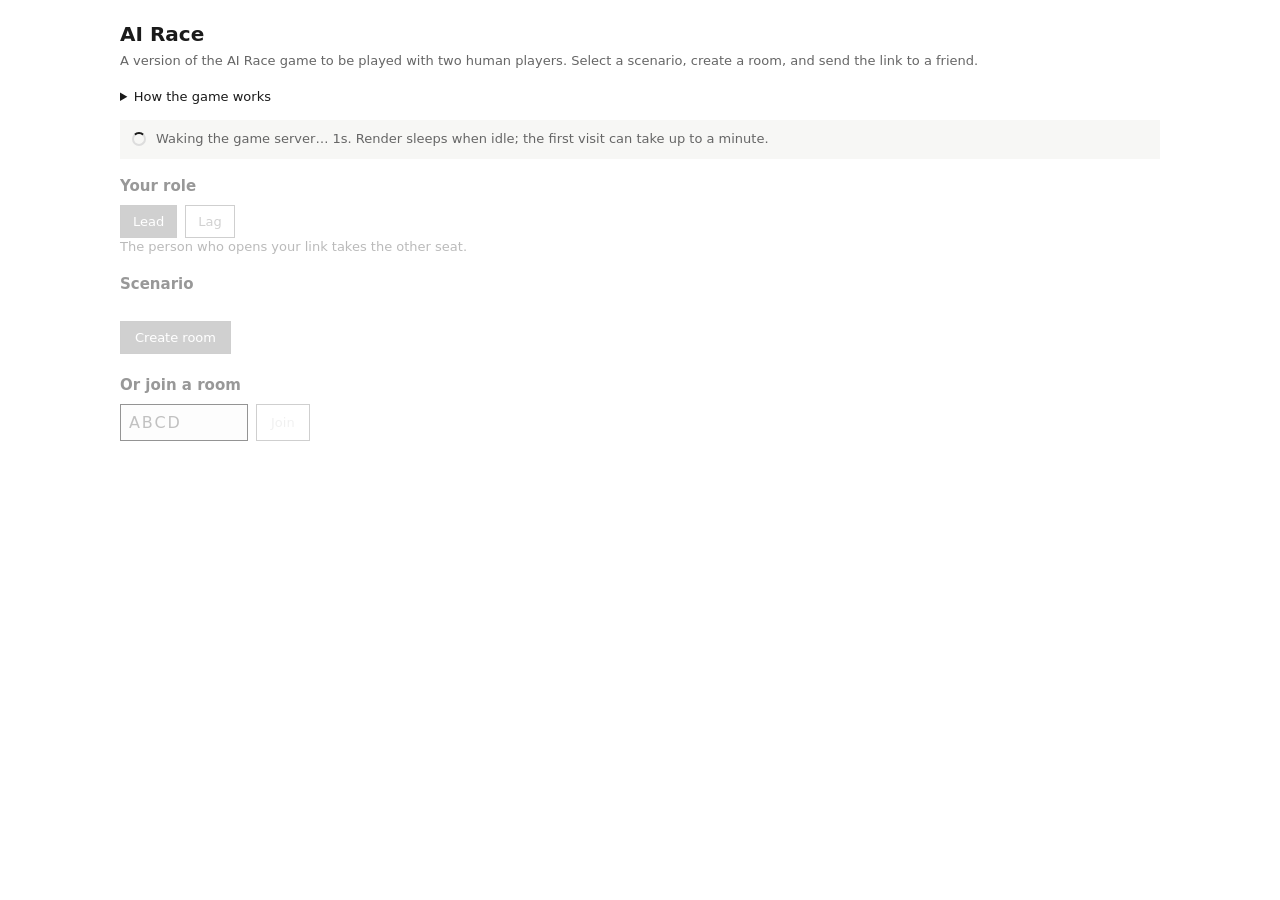
<file: site/ai-race/index.html>
<!DOCTYPE html>
<html lang="en">
<head>
  <meta charset="utf-8">
  <meta name="viewport" content="width=device-width, initial-scale=1">
  <title>AI Race</title>
  <style>
    :root {
      --ink: #1a1a1a;
      --muted: #666;
      --bg: #fff;
      --panel: #f7f7f5;
      --line: #ddd;
      --you: #1f4e79;
      --them: #38761d;
      --warn: #990000;
    }
    * { box-sizing: border-box; }
    html, body {
      margin: 0;
      padding: 0;
      background: var(--bg);
      color: var(--ink);
      font-family: "DejaVu Sans", "Helvetica Neue", Helvetica, Arial, sans-serif;
    }
    .page {
      max-width: 1080px;
      margin: 0 auto;
      padding: 22px 20px 48px;
    }
    h1 {
      font-size: 20px;
      font-weight: 600;
      margin: 0 0 6px;
    }
    h2 {
      font-size: 15px;
      font-weight: 600;
      margin: 0 0 10px;
    }
    .lede, .hint, .error {
      color: var(--muted);
      font-size: 13px;
      line-height: 1.45;
      margin: 0 0 18px;
    }
    .error { color: var(--warn); }
    .hidden { display: none !important; }
    .server-status {
      display: flex;
      flex-wrap: wrap;
      align-items: center;
      gap: 10px;
      margin: 0 0 18px;
      padding: 10px 12px;
      background: var(--panel);
      font-size: 13px;
      color: var(--muted);
      line-height: 1.45;
    }
    .server-status.failed { color: var(--warn); }
    .spinner {
      width: 14px;
      height: 14px;
      border: 2px solid var(--line);
      border-top-color: var(--ink);
      border-radius: 50%;
      animation: spin 0.8s linear infinite;
      flex: 0 0 auto;
    }
    @keyframes spin {
      to { transform: rotate(360deg); }
    }
    .setup-controls.is-blocked {
      opacity: 0.45;
      pointer-events: none;
    }
    .row {
      display: flex;
      flex-wrap: wrap;
      gap: 8px;
    }
    .choice {
      appearance: none;
      border: 1px solid #111;
      background: #fff;
      color: var(--ink);
      padding: 8px 12px;
      font: inherit;
      font-size: 13px;
      cursor: pointer;
    }
    .choice.selected {
      background: var(--ink);
      color: #fff;
    }
    .choice:disabled {
      opacity: 0.45;
      cursor: default;
    }
    .scenarios {
      display: grid;
      grid-template-columns: 1fr 1fr;
      gap: 8px;
      margin: 8px 0 18px;
    }
    @media (max-width: 640px) {
      .scenarios { grid-template-columns: 1fr; }
    }
    .scenario {
      text-align: left;
      border: 1px solid var(--line);
      background: var(--panel);
      padding: 10px 12px;
      cursor: pointer;
      font: inherit;
    }
    .scenario.selected {
      border-color: #111;
      background: #fff;
    }
    .scenario strong {
      display: block;
      font-size: 13px;
      margin-bottom: 4px;
    }
    .scenario span {
      display: block;
      color: var(--muted);
      font-size: 12px;
      line-height: 1.4;
    }
    .block { margin: 0 0 18px; }
    button.primary, button.secondary {
      font: inherit;
      font-size: 13px;
      padding: 8px 14px;
      cursor: pointer;
      border: 1px solid #111;
    }
    button.primary {
      background: var(--ink);
      color: #fff;
    }
    button.secondary { background: #fff; }
    button:disabled {
      opacity: 0.45;
      cursor: default;
    }
    .layout {
      display: grid;
      grid-template-columns: 1fr 1fr;
      gap: 20px;
      align-items: start;
    }
    @media (max-width: 800px) {
      .layout { grid-template-columns: 1fr; }
    }
    .panel {
      background: var(--panel);
      padding: 14px 16px;
    }
    .meta {
      font-size: 13px;
      color: var(--muted);
      margin: 0 0 14px;
    }
    .share {
      display: flex;
      flex-wrap: wrap;
      gap: 8px;
      align-items: center;
      margin: 0 0 14px;
      font-size: 13px;
    }
    .share input {
      flex: 1 1 220px;
      font: inherit;
      font-size: 13px;
      padding: 8px;
      border: 1px solid #111;
    }
    table {
      width: 100%;
      border-collapse: collapse;
      font-size: 12px;
    }
    th, td {
      text-align: left;
      padding: 4px 6px;
      border-bottom: 1px solid var(--line);
      vertical-align: top;
    }
    th { color: var(--muted); font-weight: 600; }
    tr.current td { font-weight: 600; }
    .payoff {
      font-size: 14px;
      margin: 0 0 8px;
    }
    .payoff b { font-weight: 600; }
    .thread {
      display: flex;
      flex-direction: column;
      gap: 10px;
      min-height: 80px;
    }
    .bubble {
      border: 1px solid var(--line);
      background: #fff;
      padding: 10px 12px;
      font-size: 13px;
      line-height: 1.45;
    }
    .bubble.you { border-left: 3px solid var(--you); }
    .bubble.them { border-left: 3px solid var(--them); }
    .bubble.note, .bubble.resolution {
      color: var(--muted);
      background: transparent;
      border-style: dashed;
    }
    .bubble.result {
      border-color: #111;
      font-weight: 600;
    }
    .who {
      font-size: 11px;
      letter-spacing: 0.03em;
      text-transform: uppercase;
      color: var(--muted);
      margin-bottom: 4px;
    }
    .msg { margin-top: 6px; font-style: italic; }
    .actions label {
      display: block;
      font-size: 12px;
      color: var(--muted);
      margin: 10px 0 4px;
    }
    textarea, select {
      width: 100%;
      font: inherit;
      font-size: 13px;
      padding: 8px;
      border: 1px solid #111;
      background: #fff;
    }
    textarea { min-height: 72px; resize: vertical; }
    .deal-grid {
      display: flex;
      flex-wrap: wrap;
      gap: 6px;
    }
    details.rules {
      margin: 0 0 16px;
      font-size: 13px;
      color: var(--muted);
    }
    details.rules summary { cursor: pointer; color: var(--ink); }
    details.rules p { margin: 8px 0 0; line-height: 1.45; }
    .waiting { color: var(--muted); font-size: 13px; }
    .join-code {
      width: 8em;
      font: inherit;
      font-size: 16px;
      letter-spacing: 0.12em;
      text-transform: uppercase;
      padding: 8px;
      border: 1px solid #111;
    }
    .modal-backdrop {
      position: fixed;
      inset: 0;
      background: rgba(0, 0, 0, 0.45);
      display: flex;
      align-items: flex-start;
      justify-content: center;
      overflow: auto;
      padding: 32px 16px;
      z-index: 20;
    }
    .modal {
      background: #fff;
      max-width: 720px;
      width: 100%;
      padding: 18px 20px 20px;
      border: 1px solid #111;
    }
    .modal h2 { margin-bottom: 6px; }
    .modal .fields {
      display: grid;
      grid-template-columns: 1fr 1fr;
      gap: 10px 14px;
      margin: 14px 0;
    }
    @media (max-width: 640px) {
      .modal .fields { grid-template-columns: 1fr; }
    }
    .modal label {
      display: block;
      font-size: 12px;
      color: var(--muted);
      margin: 0 0 4px;
    }
    .modal input, .modal select {
      width: 100%;
      font: inherit;
      font-size: 13px;
      padding: 8px;
      border: 1px solid #111;
      background: #fff;
    }
    .penalty-table { margin: 8px 0 14px; }
    .deal-preview {
      font-size: 12px;
      color: var(--muted);
      line-height: 1.45;
      margin: 0 0 14px;
    }
  </style>
</head>
<body>
  <div class="page">
    <section id="setup">
      <h1>AI Race</h1>
      <p class="lede">A version of the AI Race game to be played with two human players. Select a scenario, create a room, and send the link to a friend.</p>
      <details class="rules">
        <summary>How the game works</summary>
        <p>Each turn, the Lead and the Lag may engage in a first strike, negotiate a pause, or continue progressing. A first strike ends the game: the striker receives the first-strike bonus (+5) plus the current second-strike penalty, and the other player takes the destruction penalty (−100). If both strike, the Lead strikes first. Pause terms can be neutral or can favor one player at the expense of the other. The conceding player loses 5 points per point gained by the winning player, and a pause cannot net more than the first-strike bonus, so deals end at (0, 0) or (1, −5) through (5, −25) for the winning and conceding player. The receiving player may accept, counter once, or reject and continue to the next turn. After a counter, only accept or reject remains. If both offer, the Lead’s terms are presented. If both continue, the race moves forward. The game ends when a pause is accepted, a player strikes, or all turns finish without a strike. Both players then receive a stay-in bonus of +1 per turn, equal to the ending turn (0-indexed).</p>
      </details>
      <div id="server-status" class="server-status" aria-live="polite">
        <span class="spinner" aria-hidden="true"></span>
        <span id="server-status-text">Connecting to the game server… Render sleeps when idle, so the first visit can take up to a minute.</span>
        <button type="button" class="secondary hidden" id="retry-server">Retry</button>
      </div>
      <div id="setup-controls" class="setup-controls is-blocked">
      <div class="block">
        <h2>Your role</h2>
        <div class="row" id="roles">
          <button type="button" class="choice selected" data-role="lead" disabled>Lead</button>
          <button type="button" class="choice" data-role="lag" disabled>Lag</button>
        </div>
        <p class="hint">The person who opens your link takes the other seat.</p>
      </div>
      <div class="block">
        <h2>Scenario</h2>
        <div class="scenarios" id="scenarios"></div>
      </div>
      <div class="row">
        <button type="button" class="primary" id="create" disabled>Create room</button>
      </div>
      <div class="block" style="margin-top:22px">
        <h2>Or join a room</h2>
        <div class="row">
          <input class="join-code" id="join-code" maxlength="8" placeholder="ABCD" autocomplete="off" disabled>
          <button type="button" class="secondary" id="join" disabled>Join</button>
        </div>
      </div>
      </div>
      <p class="error hidden" id="setup-error"></p>
    </section>

    <div id="custom-modal" class="modal-backdrop hidden">
      <div class="modal" role="dialog" aria-labelledby="custom-title">
        <h2 id="custom-title">Custom race</h2>
        <p class="hint">Set turns, parameters, and Lead/Lag second-strike penalties for each turn. Pause deals are generated from the first-strike bonus and concession ratio.</p>
        <div class="fields">
          <div>
            <label for="custom-turns">Number of turns</label>
            <input id="custom-turns" type="number" min="2" max="15" value="10">
          </div>
          <div>
            <label for="custom-preset">Fill from preset</label>
            <select id="custom-preset">
              <option value="">Leave as edited</option>
              <option value="convergent">Convergent</option>
              <option value="divergent">Divergent</option>
              <option value="static">Static</option>
            </select>
          </div>
          <div>
            <label for="custom-bonus">First-strike bonus</label>
            <input id="custom-bonus" type="number" min="0" max="20" value="5">
          </div>
          <div>
            <label for="custom-ratio">Concession ratio</label>
            <input id="custom-ratio" type="number" min="1" max="20" value="5">
          </div>
          <div>
            <label for="custom-destruction">Destruction penalty</label>
            <input id="custom-destruction" type="number" value="-100">
          </div>
          <div>
            <label for="custom-stayin">Stay-in bonus per turn</label>
            <input id="custom-stayin" type="number" value="1">
          </div>
          <div>
            <label for="custom-info">Knowledge</label>
            <select id="custom-info">
              <option value="current">Current knowledge</option>
              <option value="future">Future knowledge</option>
            </select>
          </div>
        </div>
        <h2>Second-strike penalties</h2>
        <div class="penalty-table" id="custom-penalties"></div>
        <p class="deal-preview" id="custom-deals"></p>
        <p class="error hidden" id="custom-error"></p>
        <div class="row">
          <button type="button" class="primary" id="custom-create">Create room</button>
          <button type="button" class="secondary" id="custom-cancel">Cancel</button>
        </div>
      </div>
    </div>

    <section id="game" class="hidden">
      <h1 id="game-title">Game</h1>
      <p class="meta" id="game-meta"></p>
      <div class="share" id="share">
        <input id="share-url" readonly>
        <button type="button" class="secondary" id="copy-link">Copy link</button>
      </div>
      <div class="layout">
        <div>
          <div class="panel">
            <h2>Current payoffs</h2>
            <div id="payoffs"></div>
            <div id="trajectory"></div>
          </div>
        </div>
        <div>
          <div class="panel">
            <h2>Negotiation</h2>
            <div class="thread" id="thread"></div>
            <p class="waiting hidden" id="waiting"></p>
            <p class="error hidden" id="game-error"></p>
            <form id="move-form" class="actions">
              <p class="hint" id="prompt"></p>
              <div class="row" id="move-actions"></div>
              <div id="deal-wrap" class="hidden">
                <label for="deal">Deal (lead, lag)</label>
                <div class="deal-grid" id="deals"></div>
              </div>
              <label for="message">Message</label>
              <textarea id="message" placeholder="Optional message attached to this move"></textarea>
              <div class="row" style="margin-top:10px">
                <button type="submit" class="primary" id="submit">Send</button>
                <button type="button" class="secondary" id="again">New game</button>
              </div>
            </form>
          </div>
        </div>
      </div>
    </section>
  </div>
  <script>
// Set this to your Render URL when this page is on cwrodriguez.com/ai-race.
// Leave empty when served by serve_play.py (same origin).
const PLAY_API = "https://ai-race.onrender.com";

const setupEl = document.getElementById("setup");
const gameEl = document.getElementById("game");
const scenariosEl = document.getElementById("scenarios");
const setupError = document.getElementById("setup-error");
const gameError = document.getElementById("game-error");
const waitingEl = document.getElementById("waiting");
const form = document.getElementById("move-form");

const state = {
  role: "lead",
  version: "",
  room: "",
  token: "",
  setup: null,
  payload: null,
  action: "pass",
  deal: null,
  pollTimer: null,
  custom: null,
  penalties: [],
};

function showError(el, text) {
  el.textContent = text || "";
  el.classList.toggle("hidden", !text);
}

function selectChoice(container, attr, value) {
  for (const btn of container.querySelectorAll(".choice, .scenario")) {
    btn.classList.toggle("selected", btn.dataset[attr] === value);
  }
}

function dealKey(deal) {
  if (!deal) return "";
  if (Array.isArray(deal)) return `${deal[0]},${deal[1]}`;
  return `${deal.lead},${deal.lag}`;
}

function formatDeal(deal) {
  if (!deal) return "";
  if (Array.isArray(deal)) return `(${deal[0]}, ${deal[1]})`;
  return `(${deal.lead}, ${deal.lag})`;
}

function actionLabel(action) {
  return {
    first_strike: "First strike",
    offer_pause: "Offer pause",
    pass: "Pass",
    accept: "Accept",
    counter: "Counter",
    reject: "Reject",
  }[action] || action;
}

function shareUrl(room) {
  const url = new URL(window.location.href);
  url.searchParams.set("room", room);
  return url.toString();
}

function storageKey(room) {
  return `play:${room}`;
}

function rememberSeat(room, token, role) {
  sessionStorage.setItem(storageKey(room), JSON.stringify({ token, role }));
}

function recalledSeat(room) {
  try {
    return JSON.parse(sessionStorage.getItem(storageKey(room)) || "null");
  } catch {
    return null;
  }
}

function sleep(ms) {
  return new Promise((resolve) => setTimeout(resolve, ms));
}

function setSetupEnabled(enabled) {
  const box = document.getElementById("setup-controls");
  box.classList.toggle("is-blocked", !enabled);
  for (const el of box.querySelectorAll("button, input, select, textarea")) {
    el.disabled = !enabled;
  }
}

function setServerStatus(text, { spinning = true, failed = false } = {}) {
  const bar = document.getElementById("server-status");
  const retry = document.getElementById("retry-server");
  if (!text) {
    bar.classList.add("hidden");
    retry.classList.add("hidden");
    return;
  }
  bar.classList.remove("hidden");
  bar.classList.toggle("failed", failed);
  bar.querySelector(".spinner").classList.toggle("hidden", !spinning);
  document.getElementById("server-status-text").textContent = text;
  retry.classList.toggle("hidden", !failed);
}

async function api(path, options = {}) {
  const timeoutMs = options.timeoutMs || 20000;
  const headers = { ...(options.headers || {}) };
  const ctrl = new AbortController();
  const timer = setTimeout(() => ctrl.abort(), timeoutMs);
  try {
    const res = await fetch(`${PLAY_API}${path}`, { ...options, headers, signal: ctrl.signal });
    const data = await res.json().catch(() => ({}));
    if (!res.ok) throw new Error(data.error || res.statusText);
    return data;
  } catch (err) {
    if (err.name === "AbortError") {
      throw new Error("The server is waking up or unreachable. Try again in a moment.");
    }
    throw err;
  } finally {
    clearTimeout(timer);
  }
}

async function waitForSetup() {
  setSetupEnabled(false);
  setServerStatus("Connecting to the game server… Render sleeps when idle, so the first visit can take up to a minute.");
  showError(setupError, "");
  const started = Date.now();
  const deadline = started + 120000;
  let lastError = null;
  while (Date.now() < deadline) {
    try {
      const payload = await api("/api/setup", {
        timeoutMs: Math.max(5000, Math.min(90000, deadline - Date.now())),
      });
      renderSetup(payload);
      setServerStatus("");
      setSetupEnabled(true);
      return payload;
    } catch (err) {
      lastError = err;
      const secs = Math.max(1, Math.round((Date.now() - started) / 1000));
      setServerStatus(
        `Waking the game server… ${secs}s. Render sleeps when idle; the first visit can take up to a minute.`,
      );
      await sleep(2000);
    }
  }
  const message = (lastError && lastError.message) || "Could not reach the game server.";
  setServerStatus(message, { spinning: false, failed: true });
  showError(setupError, message);
  throw lastError || new Error(message);
}

function renderSetup(payload) {
  state.setup = payload;
  scenariosEl.replaceChildren();
  for (const version of payload.versions) {
    const btn = document.createElement("button");
    btn.type = "button";
    btn.className = "scenario";
    btn.dataset.version = version.name;
    const title = document.createElement("strong");
    title.textContent = version.label;
    const blurb = document.createElement("span");
    blurb.textContent = `${version.blurb} ${(version.notes || []).join(" ")}`;
    btn.append(title, blurb);
    btn.addEventListener("click", () => {
      if (version.name === "custom") {
        openCustomModal();
        return;
      }
      state.version = version.name;
      state.custom = null;
      selectChoice(scenariosEl, "version", version.name);
    });
    scenariosEl.append(btn);
  }
  if (payload.versions.length) {
    state.version = payload.versions[0].name;
    selectChoice(scenariosEl, "version", state.version);
  }
}

function renderPayoffs(game) {
  const vis = game.visible;
  const youLead = game.human_role === "lead";
  const payoffs = document.getElementById("payoffs");
  payoffs.replaceChildren();
  const lines = [
    `Timestep ${vis.timestep} of ${vis.n_timesteps - 1}.`,
    `First-strike bonus: +${vis.first_strike_bonus} for both players.`,
    `Second-strike penalties: lead ${vis.lead_penalty}, lag ${vis.lag_penalty}.`,
    `If lead strikes now: lead ${vis.if_lead_strikes.lead}, lag ${vis.if_lead_strikes.lag}.`,
    `If lag strikes now: lead ${vis.if_lag_strikes.lead}, lag ${vis.if_lag_strikes.lag}.`,
  ];
  if (vis.stayin_bonus) {
    lines.splice(2, 0,
      `Stay-in bonus: +${vis.stayin_bonus} per timestep to both players when the game ends. If it ends now, both scores increase by +${vis.stayin_if_end || 0}.`
    );
  }
  for (const line of lines) {
    const p = document.createElement("p");
    p.className = "payoff";
    p.textContent = line;
    payoffs.append(p);
  }
  const yours = youLead ? vis.if_lead_strikes.lead : vis.if_lag_strikes.lag;
  const theirs = youLead ? vis.if_lead_strikes.lag : vis.if_lag_strikes.lead;
  const note = document.createElement("p");
  note.className = "payoff";
  note.innerHTML = `If you strike now: you <b>${yours}</b>, opponent <b>${theirs}</b>.`;
  payoffs.append(note);

  const box = document.getElementById("trajectory");
  box.replaceChildren();
  if (!vis.trajectory) {
    const p = document.createElement("p");
    p.className = "hint";
    p.textContent = "You observe only the current payoffs.";
    box.append(p);
    return;
  }
  const hint = document.createElement("p");
  hint.className = "hint";
  hint.textContent = game.version.info === "future"
    ? "Full payoff path, including future timesteps."
    : "Payoffs from the start through this timestep. Future timesteps are hidden.";
  box.append(hint);
  const table = document.createElement("table");
  table.innerHTML = "<thead><tr><th>t</th><th>Lead pen.</th><th>Lag pen.</th><th>Stay-in</th><th>Lead strikes</th><th>Lag strikes</th></tr></thead>";
  const body = document.createElement("tbody");
  for (const row of vis.trajectory) {
    const tr = document.createElement("tr");
    if (row.timestep === vis.timestep) tr.className = "current";
    const stay = row.stayin_if_end != null ? `+${row.stayin_if_end}` : "—";
    tr.innerHTML = `<td>${row.timestep}${row.timestep === vis.timestep ? " ←" : ""}</td>
      <td>${row.lead_penalty}</td><td>${row.lag_penalty}</td>
      <td>${stay}</td>
      <td>(${row.if_lead_strikes.lead}, ${row.if_lead_strikes.lag})</td>
      <td>(${row.if_lag_strikes.lead}, ${row.if_lag_strikes.lag})</td>`;
    body.append(tr);
  }
  table.append(body);
  box.append(table);
}

function renderThread(game) {
  const box = document.getElementById("thread");
  box.replaceChildren();
  if (!game.thread.length && game.phase !== "done") {
    const empty = document.createElement("div");
    empty.className = "bubble note";
    empty.textContent = "No public moves yet. Choose an action for this timestep.";
    box.append(empty);
  }
  for (const item of game.thread) {
    const div = document.createElement("div");
    const side = item.is_you ? "you" : item.actor ? "them" : item.kind;
    div.className = `bubble ${side}`;
    if (item.kind === "offer" || item.kind === "reply" || item.kind === "action") {
      const who = document.createElement("div");
      who.className = "who";
      who.textContent = `${item.label} · t=${item.timestep}`;
      const body = document.createElement("div");
      const verb = item.kind === "offer" ? "offered" : actionLabel(item.action || "offered").toLowerCase();
      body.textContent = item.deal ? `${verb} ${formatDeal(item.deal)}` : verb;
      div.append(who, body);
      if (item.message) {
        const msg = document.createElement("div");
        msg.className = "msg";
        msg.textContent = `“${item.message}”`;
        div.append(msg);
      }
    } else if (item.kind === "result") {
      div.textContent = item.text || "Game over.";
      if (item.you != null) {
        const scores = document.createElement("div");
        scores.style.marginTop = "6px";
        scores.textContent = `Your score ${item.you} · opponent ${item.them}`;
        div.append(scores);
      }
    } else {
      div.textContent = item.text || "";
    }
    box.append(div);
  }
}

function waitingText(payload) {
  const game = payload.state;
  if (payload.waiting_for_join && payload.waiting_for_join.length) {
    const open = payload.waiting_for_join[0];
    return `Waiting for the ${open} player to join. Send them the link.`;
  }
  if (game.phase === "done") return "";
  if (game.you_ready) {
    return game.opponent_ready
      ? "Resolving…"
      : "You locked in. Waiting for the other player.";
  }
  if (game.opponent_ready) return "The other player has locked in. Choose your action.";
  if (!game.your_turn) return game.prompt || "Waiting for the other player.";
  return "";
}

function setActionButtons(game, canAct) {
  const box = document.getElementById("move-actions");
  const deals = document.getElementById("deals");
  const dealWrap = document.getElementById("deal-wrap");
  box.replaceChildren();
  deals.replaceChildren();
  const done = game.phase === "done";
  const showForm = canAct && !done;
  document.getElementById("submit").classList.toggle("hidden", !showForm);
  document.getElementById("message").classList.toggle("hidden", !showForm);
  document.querySelector("label[for=message]").classList.toggle("hidden", !showForm);
  box.classList.toggle("hidden", !showForm);
  if (!showForm) {
    dealWrap.classList.add("hidden");
    document.getElementById("prompt").textContent = game.prompt || "";
    return;
  }
  const actions = game.phase === "negotiate"
    ? (game.can_counter ? ["accept", "counter", "reject"] : ["accept", "reject"])
    : ["first_strike", "offer_pause", "pass"];
  if (!actions.includes(state.action)) {
    state.action = actions.includes("pass") ? "pass" : actions[0];
  }
  for (const action of actions) {
    const btn = document.createElement("button");
    btn.type = "button";
    btn.className = "choice";
    btn.dataset.action = action;
    btn.textContent = actionLabel(action);
    if (action === state.action) btn.classList.add("selected");
    btn.addEventListener("click", () => {
      state.action = action;
      selectChoice(box, "action", action);
      dealWrap.classList.toggle("hidden", action !== "offer_pause" && action !== "counter");
    });
    box.append(btn);
  }
  const needsDeal = state.action === "offer_pause" || state.action === "counter";
  dealWrap.classList.toggle("hidden", !needsDeal);
  if (!state.deal && game.deal_grid.length) state.deal = game.deal_grid[0];
  for (const deal of game.deal_grid) {
    const btn = document.createElement("button");
    btn.type = "button";
    btn.className = "choice";
    btn.dataset.deal = dealKey(deal);
    btn.textContent = formatDeal(deal);
    if (dealKey(deal) === dealKey(state.deal)) btn.classList.add("selected");
    btn.addEventListener("click", () => {
      state.deal = deal;
      selectChoice(deals, "deal", dealKey(deal));
    });
    deals.append(btn);
  }
  document.getElementById("prompt").textContent = game.prompt || (
    game.phase === "action"
      ? "Choose first strike, offer a pause, or pass. The other player chooses at the same time."
      : "A pause deal is on the table."
  );
}

function enterGame(payload) {
  state.room = payload.room;
  state.token = payload.token;
  state.role = payload.role;
  rememberSeat(payload.room, payload.token, payload.role);
  const url = shareUrl(payload.room);
  history.replaceState(null, "", url);
  document.getElementById("share-url").value = url;
  setupEl.classList.add("hidden");
  gameEl.classList.remove("hidden");
  renderPayload(payload);
  startPolling();
}

function renderPayload(payload) {
  state.payload = payload;
  const game = payload.state;
  document.getElementById("game-title").textContent = `You are ${payload.role}`;
  const joinNote = payload.waiting_for_join && payload.waiting_for_join.length
    ? " · waiting for opponent"
    : "";
  document.getElementById("game-meta").textContent =
    `${game.version.label} · room ${payload.room} · timestep ${game.timestep} of ${game.last_timestep}${joinNote}`;
  renderPayoffs(game);
  renderThread(game);
  const waiting = waitingText(payload);
  waitingEl.textContent = waiting;
  waitingEl.classList.toggle("hidden", !waiting);
  const canAct = game.your_turn;
  setActionButtons(game, canAct);
}

function stopPolling() {
  if (state.pollTimer) {
    clearTimeout(state.pollTimer);
    state.pollTimer = null;
  }
}

function shouldPoll(payload) {
  if (!payload) return false;
  if (payload.state.phase === "done") return false;
  if (payload.waiting_for_join && payload.waiting_for_join.length) return true;
  return !payload.state.your_turn;
}

function startPolling() {
  stopPolling();
  if (!shouldPoll(state.payload)) return;
  state.pollTimer = setTimeout(poll, 1500);
}

async function poll() {
  if (!state.room || !state.token) return;
  try {
    const data = await api(
      `/api/state?room=${encodeURIComponent(state.room)}&token=${encodeURIComponent(state.token)}`,
      { timeoutMs: 90000 },
    );
    renderPayload(data);
    showError(gameError, "");
  } catch (err) {
    showError(gameError, err.message);
  } finally {
    startPolling();
  }
}

async function createRoom(fromCustom) {
  showError(setupError, "");
  if (state.version === "custom" && !fromCustom && !state.custom) {
    openCustomModal();
    return;
  }
  const btn = document.getElementById("create");
  const customBtn = document.getElementById("custom-create");
  btn.disabled = true;
  customBtn.disabled = true;
  const body = { role: state.role, version: state.version };
  if (state.version === "custom" && state.custom) {
    Object.assign(body, state.custom);
  }
  try {
    const data = await api("/api/rooms", {
      method: "POST",
      headers: { "Content-Type": "application/json" },
      timeoutMs: 90000,
      body: JSON.stringify(body),
    });
    closeCustomModal();
    enterGame(data);
  } catch (err) {
    showError(fromCustom ? document.getElementById("custom-error") : setupError, err.message);
  } finally {
    btn.disabled = false;
    customBtn.disabled = false;
  }
}

async function joinRoom(room, token) {
  showError(setupError, "");
  const btn = document.getElementById("join");
  btn.disabled = true;
  try {
    const data = await api("/api/rooms/join", {
      method: "POST",
      headers: { "Content-Type": "application/json" },
      timeoutMs: 90000,
      body: JSON.stringify({ room, token: token || "", role: state.role }),
    });
    enterGame(data);
  } catch (err) {
    showError(setupError, err.message);
  } finally {
    btn.disabled = false;
  }
}

async function sendMove(event) {
  event.preventDefault();
  const game = state.payload && state.payload.state;
  if (!game || game.phase === "done" || !game.your_turn) return;
  if (state.action === "first_strike" && !confirm("A first strike ends the game immediately. Continue?")) {
    return;
  }
  showError(gameError, "");
  const submit = document.getElementById("submit");
  submit.disabled = true;
  const payload = {
    room: state.room,
    token: state.token,
    action: state.action,
    message: document.getElementById("message").value,
    deal: null,
  };
  if (state.action === "offer_pause" || state.action === "counter") {
    const [lead, lag] = state.deal;
    payload.deal = { lead, lag };
  }
  try {
    const data = await api("/api/move", {
      method: "POST",
      headers: { "Content-Type": "application/json" },
      body: JSON.stringify(payload),
    });
    document.getElementById("message").value = "";
    renderPayload(data);
    startPolling();
  } catch (err) {
    showError(gameError, err.message);
  } finally {
    submit.disabled = false;
  }
}

function dealGridFromParams(bonus, ratio) {
  const deals = [[0, 0]];
  for (let k = 1; k <= bonus; k++) {
    deals.push([k, -k * ratio]);
    deals.push([-k * ratio, k]);
  }
  return deals;
}

function defaultPenalties(turns) {
  const preset = (state.setup && state.setup.presets && state.setup.presets.static) || [];
  const rows = [];
  for (let i = 0; i < turns; i++) {
    const src = state.penalties[i] || preset[i] || [-30, -30];
    rows.push([Number(src[0]), Number(src[1])]);
  }
  return rows;
}

function readPenaltyInputs() {
  const rows = [];
  const table = document.getElementById("custom-penalties");
  const turnRows = table.querySelectorAll("tbody tr");
  for (const tr of turnRows) {
    const inputs = tr.querySelectorAll("input");
    rows.push([Number(inputs[0].value), Number(inputs[1].value)]);
  }
  return rows;
}

function renderPenaltyTable(rows) {
  const box = document.getElementById("custom-penalties");
  const table = document.createElement("table");
  table.innerHTML = "<thead><tr><th>t</th><th>Lead penalty</th><th>Lag penalty</th></tr></thead>";
  const body = document.createElement("tbody");
  rows.forEach((row, i) => {
    const tr = document.createElement("tr");
    tr.innerHTML = `<td>${i}</td>
      <td><input type="number" value="${row[0]}"></td>
      <td><input type="number" value="${row[1]}"></td>`;
    body.append(tr);
  });
  table.append(body);
  box.replaceChildren(table);
}

function renderDealPreview() {
  const bonus = Number(document.getElementById("custom-bonus").value);
  const ratio = Number(document.getElementById("custom-ratio").value);
  const deals = dealGridFromParams(bonus, ratio);
  document.getElementById("custom-deals").textContent =
    `Pause deals (lead, lag): ${deals.map(([a, b]) => `(${a}, ${b})`).join(", ")}`;
}

function openCustomModal() {
  state.version = "custom";
  selectChoice(scenariosEl, "version", "custom");
  const defaults = (state.setup && state.setup.defaults) || {};
  document.getElementById("custom-turns").value = String(defaults.turns || 10);
  document.getElementById("custom-bonus").value = String(defaults.first_strike_bonus ?? 5);
  document.getElementById("custom-ratio").value = String(defaults.concession_ratio ?? 5);
  document.getElementById("custom-destruction").value = String(defaults.destruction_penalty ?? -100);
  document.getElementById("custom-stayin").value = String(defaults.stayin_bonus ?? 1);
  document.getElementById("custom-info").value = defaults.info || "current";
  document.getElementById("custom-preset").value = "";
  state.penalties = defaultPenalties(Number(document.getElementById("custom-turns").value));
  renderPenaltyTable(state.penalties);
  renderDealPreview();
  showError(document.getElementById("custom-error"), "");
  document.getElementById("custom-modal").classList.remove("hidden");
}

function closeCustomModal() {
  document.getElementById("custom-modal").classList.add("hidden");
}

function applyPreset() {
  const name = document.getElementById("custom-preset").value;
  const preset = state.setup && state.setup.presets && state.setup.presets[name];
  if (!preset) return;
  document.getElementById("custom-turns").value = String(preset.length);
  state.penalties = preset.map((row) => [row[0], row[1]]);
  renderPenaltyTable(state.penalties);
}

function syncTurns() {
  const turns = Number(document.getElementById("custom-turns").value);
  if (!Number.isInteger(turns) || turns < 2 || turns > 15) return;
  state.penalties = readPenaltyInputs();
  state.penalties = defaultPenalties(turns);
  renderPenaltyTable(state.penalties);
}

function customPayload() {
  const turns = Number(document.getElementById("custom-turns").value);
  if (!Number.isInteger(turns) || turns < 2 || turns > 15) {
    throw new Error("Turns must be between 2 and 15.");
  }
  const penalties = readPenaltyInputs();
  if (penalties.length !== turns || penalties.some((row) => row.some((n) => !Number.isFinite(n)))) {
    throw new Error("Enter integer lead and lag penalties for each turn.");
  }
  return {
    version: "custom",
    turns,
    penalties,
    first_strike_bonus: Number(document.getElementById("custom-bonus").value),
    concession_ratio: Number(document.getElementById("custom-ratio").value),
    destruction_penalty: Number(document.getElementById("custom-destruction").value),
    stayin_bonus: Number(document.getElementById("custom-stayin").value),
    info: document.getElementById("custom-info").value,
  };
}

document.getElementById("roles").addEventListener("click", (event) => {
  const btn = event.target.closest("[data-role]");
  if (!btn) return;
  state.role = btn.dataset.role;
  selectChoice(document.getElementById("roles"), "role", state.role);
});

document.getElementById("create").addEventListener("click", () => createRoom(false));
document.getElementById("custom-cancel").addEventListener("click", closeCustomModal);
document.getElementById("custom-create").addEventListener("click", () => {
  try {
    showError(document.getElementById("custom-error"), "");
    state.custom = customPayload();
    state.version = "custom";
    createRoom(true);
  } catch (err) {
    showError(document.getElementById("custom-error"), err.message);
  }
});
document.getElementById("custom-turns").addEventListener("change", syncTurns);
document.getElementById("custom-preset").addEventListener("change", applyPreset);
document.getElementById("custom-bonus").addEventListener("input", renderDealPreview);
document.getElementById("custom-ratio").addEventListener("input", renderDealPreview);
document.getElementById("custom-modal").addEventListener("click", (event) => {
  if (event.target.id === "custom-modal") closeCustomModal();
});
document.getElementById("join").addEventListener("click", () => {
  const room = document.getElementById("join-code").value.trim().toUpperCase();
  if (!room) {
    showError(setupError, "Enter a room code.");
    return;
  }
  joinRoom(room);
});
form.addEventListener("submit", sendMove);
document.getElementById("again").addEventListener("click", () => {
  stopPolling();
  state.room = "";
  state.token = "";
  state.payload = null;
  history.replaceState(null, "", window.location.pathname);
  gameEl.classList.add("hidden");
  setupEl.classList.remove("hidden");
  showError(gameError, "");
  setServerStatus("");
  setSetupEnabled(Boolean(state.setup));
});
document.getElementById("copy-link").addEventListener("click", async () => {
  const value = document.getElementById("share-url").value;
  try {
    await navigator.clipboard.writeText(value);
    document.getElementById("copy-link").textContent = "Copied";
    setTimeout(() => { document.getElementById("copy-link").textContent = "Copy link"; }, 1200);
  } catch {
    document.getElementById("share-url").select();
  }
});

const params = new URLSearchParams(window.location.search);
const roomFromUrl = (params.get("room") || "").trim().toUpperCase();

async function boot() {
  try {
    await waitForSetup();
    if (!roomFromUrl) return;
    document.getElementById("join-code").value = roomFromUrl;
    const recalled = recalledSeat(roomFromUrl);
    setServerStatus("Joining room…");
    setSetupEnabled(false);
    await joinRoom(roomFromUrl, recalled && recalled.token);
    setServerStatus("");
  } catch (err) {
    showError(setupError, err.message);
    if (!state.room) setSetupEnabled(Boolean(state.setup));
  }
}

document.getElementById("retry-server").addEventListener("click", boot);
boot();
  </script>
</body>
</html>
</file>
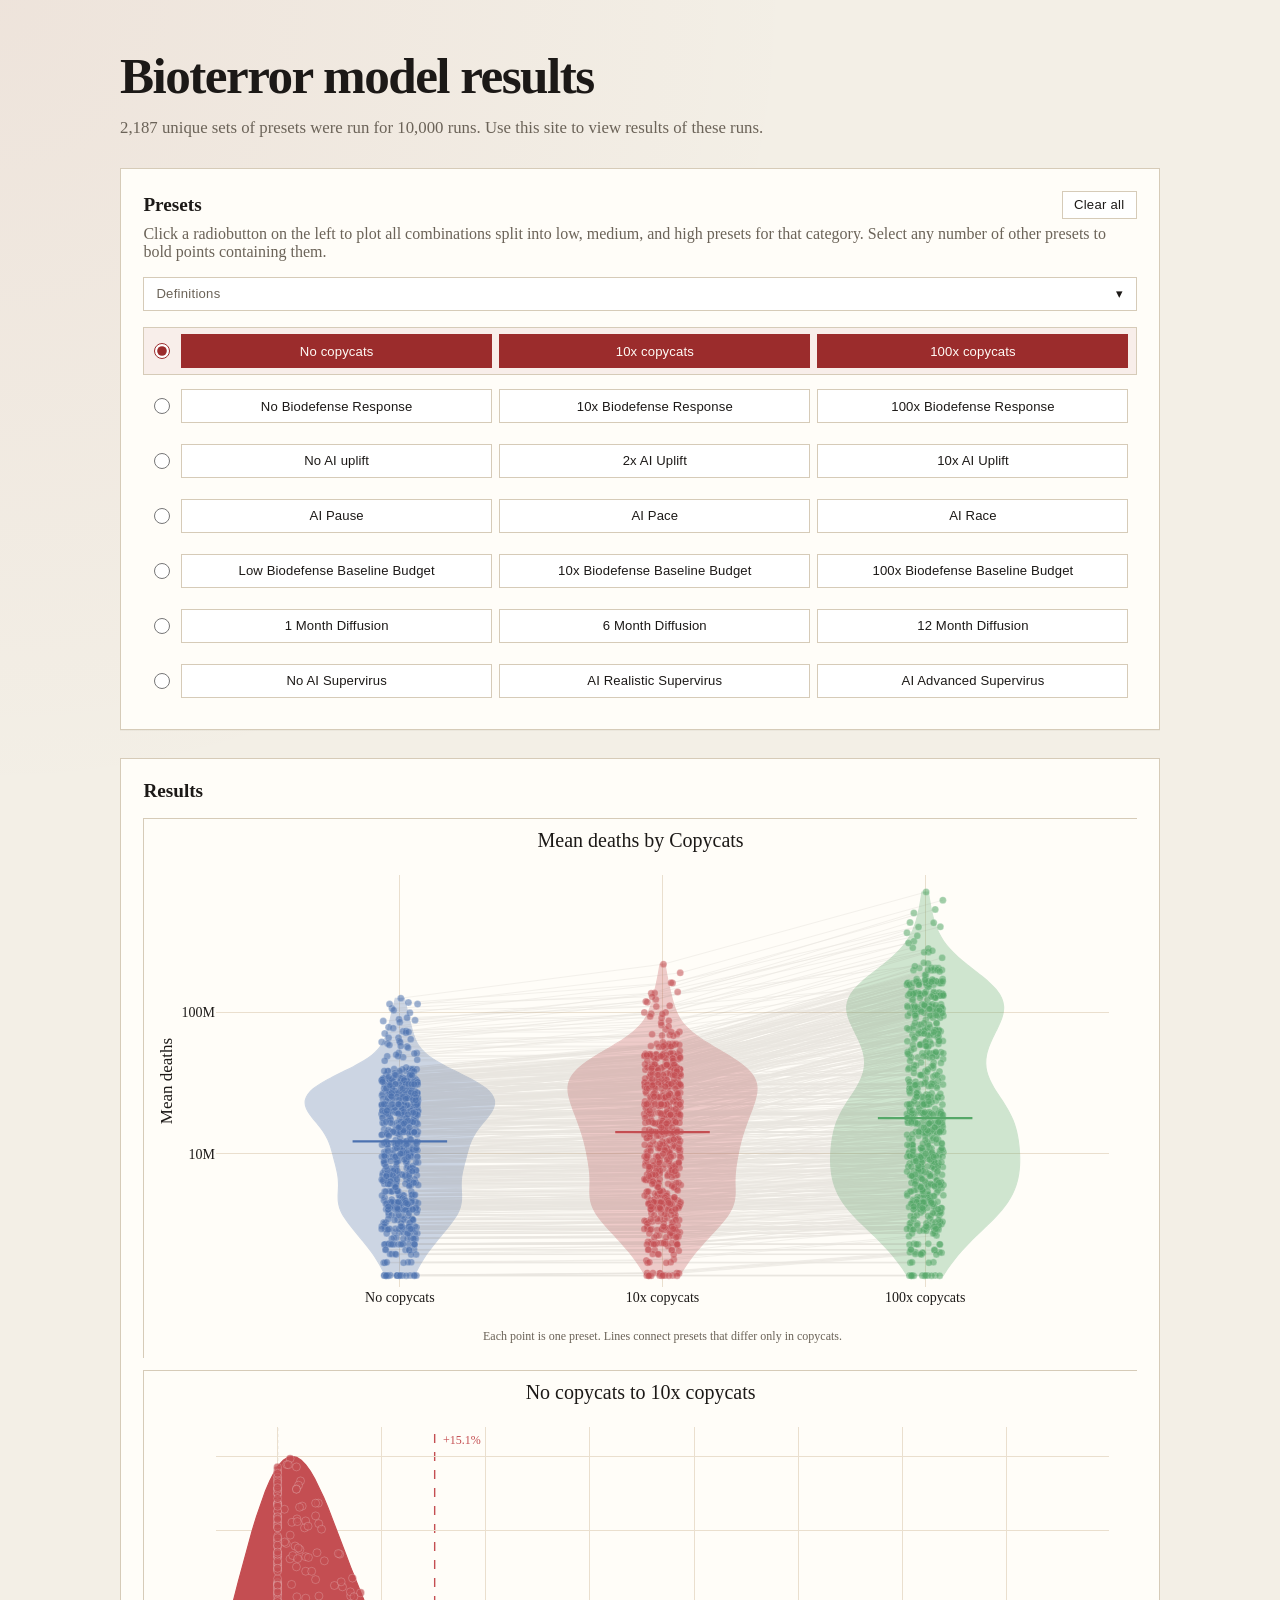
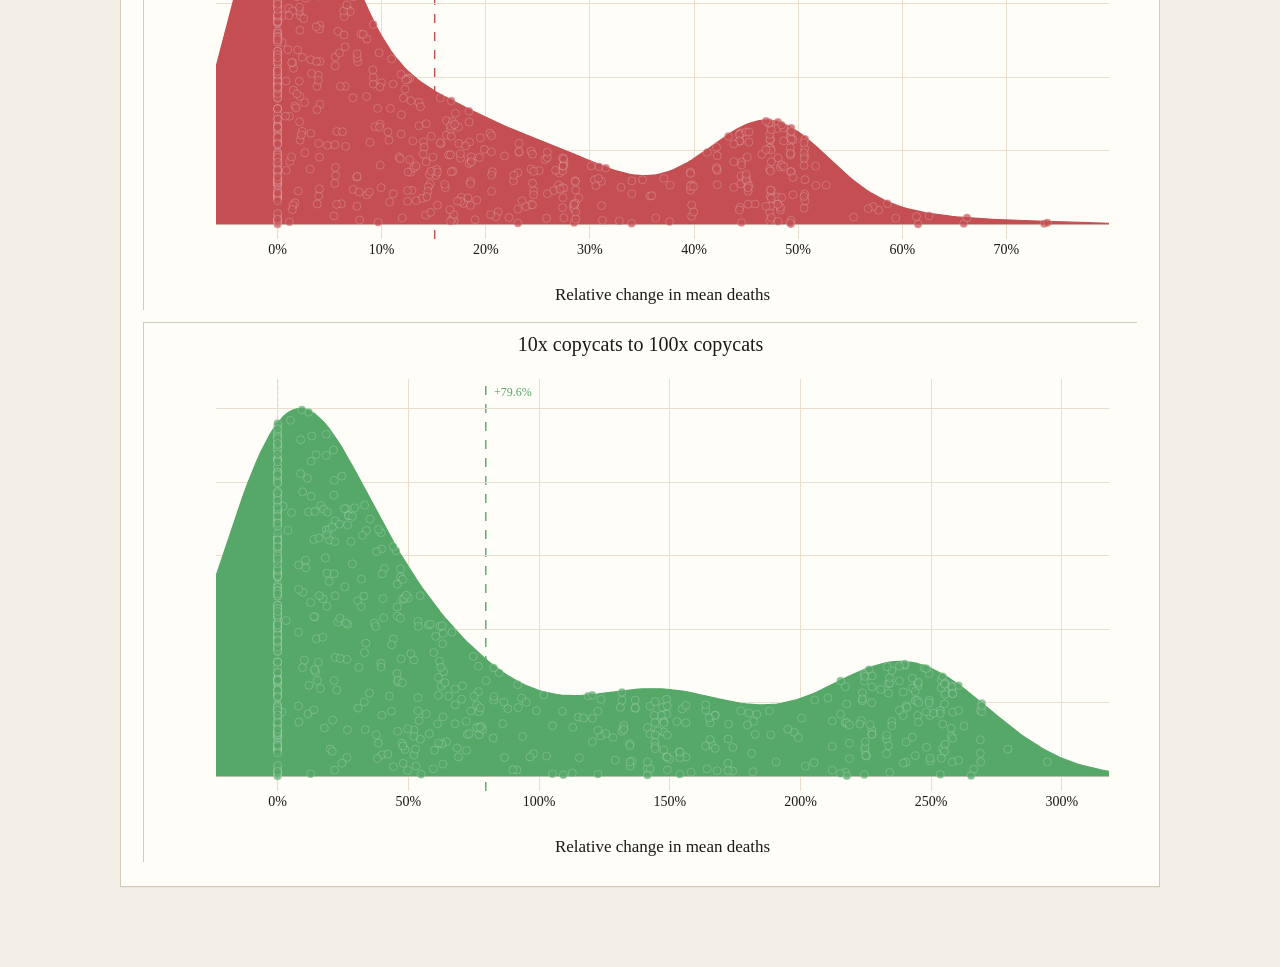
<file: site/bioterror-model-results/index.html>
<!DOCTYPE html>
<html lang="en">
  <head>
    <meta charset="utf-8" />
    <meta name="viewport" content="width=device-width, initial-scale=1" />
    <title>Bioterror model results</title>
    <link rel="stylesheet" href="static/styles.css" />
  </head>
  <body>
    <div class="page">
      <header class="masthead">
        <h1>Bioterror model results</h1>
        <p class="lede">
          <span id="combo-count">2,187</span> unique sets of presets were run for 10,000 runs.
          Use this site to view results of these runs.
        </p>
      </header>

      <section class="panel">
        <div class="panel-head">
          <div class="panel-head-row">
            <h2>Presets</h2>
            <button type="button" class="ghost" id="clear-all">Clear all</button>
          </div>
          <p>Click a radiobutton on the left to plot all combinations split into low, medium, and high presets for that category. Select any number of other presets to bold points containing them.</p>
        </div>
        <details class="glossary">
          <summary>Definitions</summary>
          <table>
            <thead>
              <tr>
                <th>Category</th>
                <th>Definition</th>
                <th>Levels</th>
              </tr>
            </thead>
            <tbody id="definitions"></tbody>
          </table>
        </details>
        <div class="preset-rows" id="preset-rows"></div>
      </section>

      <section class="results">
        <div class="panel-head">
          <h2>Results</h2>
          <p id="status" class="status" role="status"></p>
        </div>
        <div id="plot"></div>
        <div id="delta-plots" class="delta-plots"></div>
      </section>
    </div>

    <script src="https://cdn.plot.ly/plotly-2.35.2.min.js"></script>
    <script src="data.js"></script>
    <script src="static/app.js"></script>
  </body>
</html>
</file>
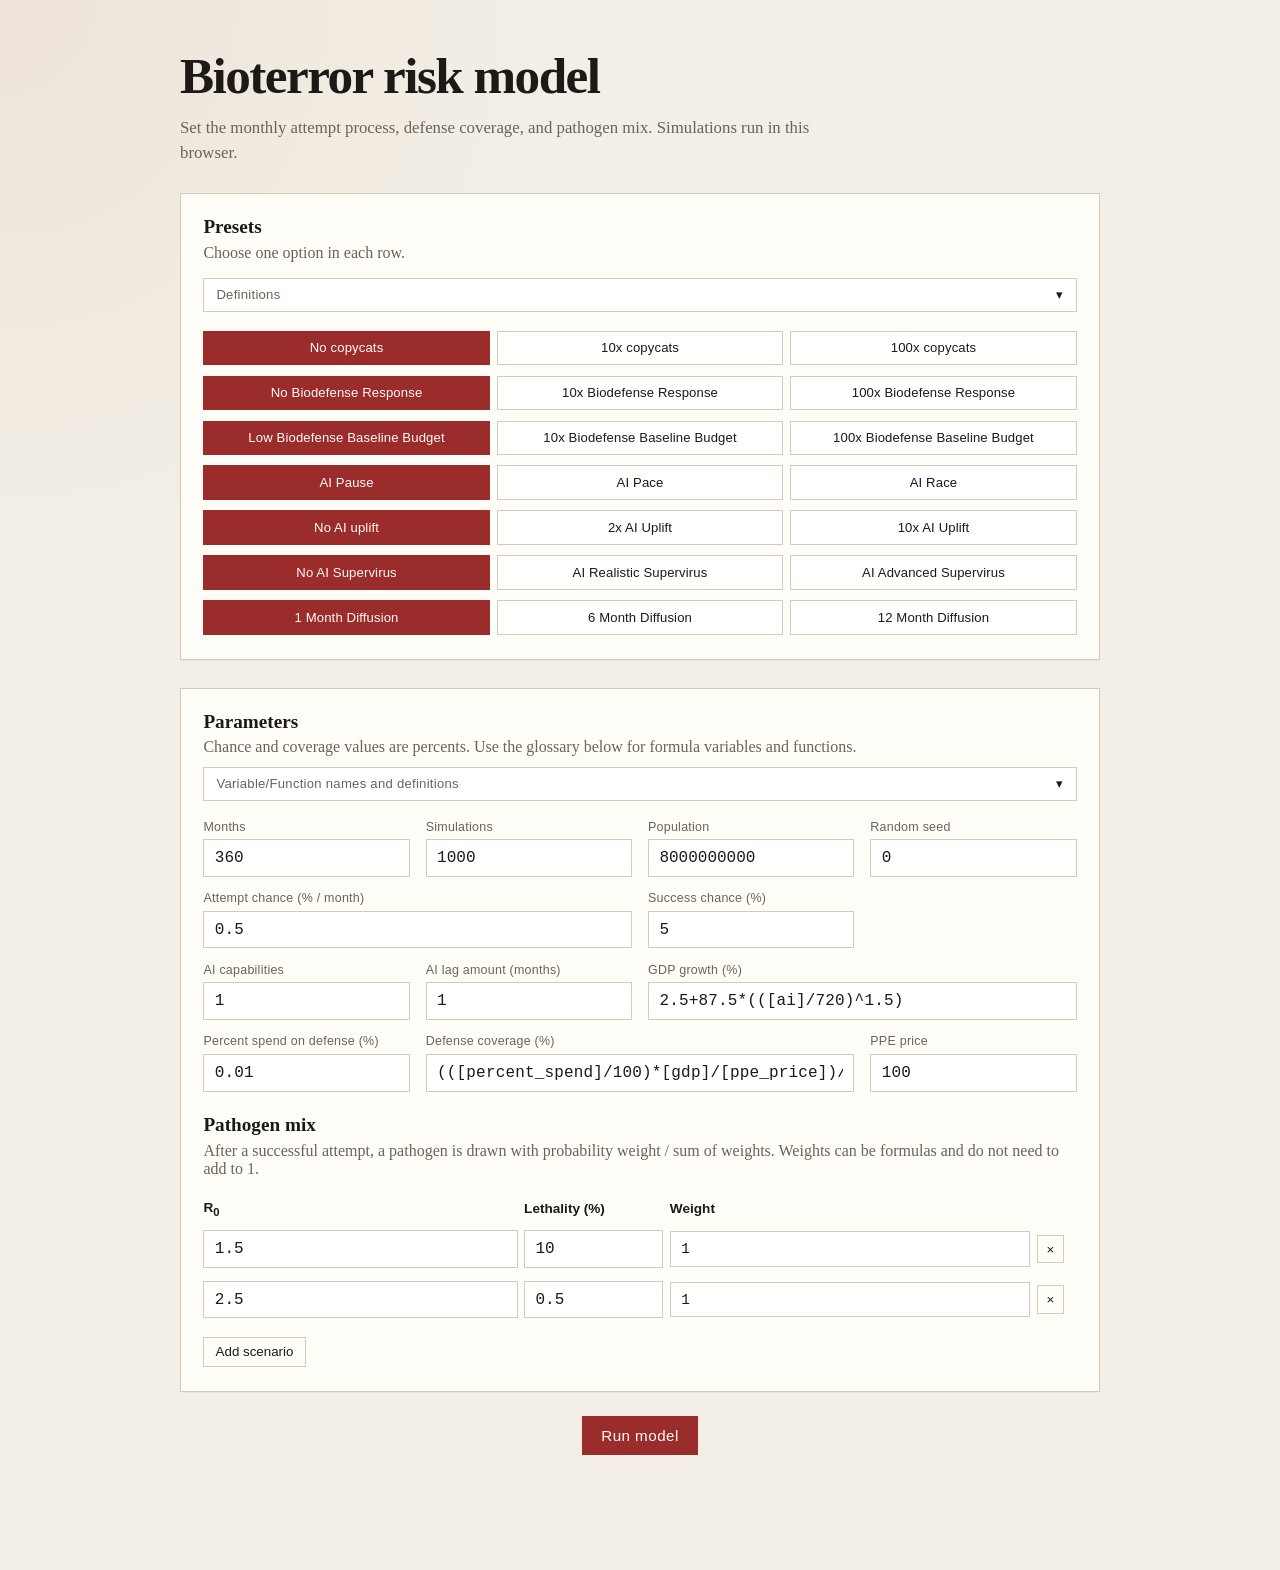
<file: site/bioterror-model/index.html>
<!DOCTYPE html>
<html lang="en">
  <head>
    <meta charset="utf-8" />
    <meta name="viewport" content="width=device-width, initial-scale=1" />
    <title>Bioterror risk model</title>
    <link rel="stylesheet" href="static/styles.css" />
  </head>
  <body>
    <div class="page">
      <header class="masthead">
        <h1>Bioterror risk model</h1>
        <p class="lede">
          Set the monthly attempt process, defense coverage, and pathogen mix.
          Simulations run in this browser.
        </p>
      </header>

      <form id="run-form">
        <section class="panel">
          <div class="panel-head">
            <h2>Presets</h2>
            <p>Choose one option in each row.</p>
          </div>
          <details class="glossary preset-definitions">
            <summary>Definitions</summary>
            <table>
              <thead>
                <tr>
                  <th>Category</th>
                  <th>Definition</th>
                  <th>Levels</th>
                </tr>
              </thead>
              <tbody id="preset-definitions"></tbody>
            </table>
          </details>
          <div class="preset-rows">
            <fieldset class="preset-row" role="radiogroup" aria-label="Copycats">
              <label class="preset-chip"><input type="radio" name="preset_copycats" value="none" checked /> No copycats</label>
              <label class="preset-chip"><input type="radio" name="preset_copycats" value="10x" /> 10x copycats</label>
              <label class="preset-chip"><input type="radio" name="preset_copycats" value="100x" /> 100x copycats</label>
            </fieldset>
            <fieldset class="preset-row" role="radiogroup" aria-label="Biodefense Response">
              <label class="preset-chip"><input type="radio" name="preset_rush" value="none" checked /> No Biodefense Response</label>
              <label class="preset-chip"><input type="radio" name="preset_rush" value="10x" /> 10x Biodefense Response</label>
              <label class="preset-chip"><input type="radio" name="preset_rush" value="100x" /> 100x Biodefense Response</label>
            </fieldset>
            <fieldset class="preset-row" role="radiogroup" aria-label="Biodefense Baseline Budget">
              <label class="preset-chip"><input type="radio" name="preset_biodefense" value="low" checked /> Low Biodefense Baseline Budget</label>
              <label class="preset-chip"><input type="radio" name="preset_biodefense" value="10x" /> 10x Biodefense Baseline Budget</label>
              <label class="preset-chip"><input type="radio" name="preset_biodefense" value="100x" /> 100x Biodefense Baseline Budget</label>
            </fieldset>
            <fieldset class="preset-row" role="radiogroup" aria-label="AI Progress">
              <label class="preset-chip"><input type="radio" name="preset_ai_pace" value="pause" checked /> AI Pause</label>
              <label class="preset-chip"><input type="radio" name="preset_ai_pace" value="pace" /> AI Pace</label>
              <label class="preset-chip"><input type="radio" name="preset_ai_pace" value="race" /> AI Race</label>
            </fieldset>
            <fieldset class="preset-row" role="radiogroup" aria-label="AI uplift">
              <label class="preset-chip"><input type="radio" name="preset_ai_uplift" value="none" checked /> No AI uplift</label>
              <label class="preset-chip"><input type="radio" name="preset_ai_uplift" value="2x" /> 2x AI Uplift</label>
              <label class="preset-chip"><input type="radio" name="preset_ai_uplift" value="10x" /> 10x AI Uplift</label>
            </fieldset>
            <fieldset class="preset-row" role="radiogroup" aria-label="Supervirus">
              <label class="preset-chip"><input type="radio" name="preset_supervirus" value="none" checked /> No AI Supervirus</label>
              <label class="preset-chip"><input type="radio" name="preset_supervirus" value="realistic" /> AI Realistic Supervirus</label>
              <label class="preset-chip"><input type="radio" name="preset_supervirus" value="advanced" /> AI Advanced Supervirus</label>
            </fieldset>
            <fieldset class="preset-row" role="radiogroup" aria-label="Diffusion">
              <label class="preset-chip"><input type="radio" name="preset_diffusion" value="1" checked /> 1 Month Diffusion</label>
              <label class="preset-chip"><input type="radio" name="preset_diffusion" value="6" /> 6 Month Diffusion</label>
              <label class="preset-chip"><input type="radio" name="preset_diffusion" value="12" /> 12 Month Diffusion</label>
            </fieldset>
          </div>
        </section>

        <section class="panel">
        <div class="panel-head">
          <h2>Parameters</h2>
          <p>
            Chance and coverage values are percents. Use the glossary below for formula variables and functions.
          </p>
        </div>
        <details class="glossary">
          <summary>Variable/Function names and definitions</summary>
          <table>
            <thead>
              <tr>
                <th>Variable</th>
                <th>Definition</th>
              </tr>
            </thead>
            <tbody>
              <tr><td><code>[time]</code></td><td>Month index starting at 1.</td></tr>
              <tr><td><code>[prior_attack]</code></td><td>1 after a successful attack has already occurred in this simulation, otherwise 0.</td></tr>
              <tr><td><code>[population]</code></td><td>Starting population entered in the form.</td></tr>
              <tr><td><code>[ai]</code></td><td>AI capabilities this month, from the AI capabilities formula. Trends also shows this as a METR time horizon: 8 hours when capability is 1, 16 hours when capability is 2.</td></tr>
              <tr><td><code>[ai_lag]</code></td><td>AI capabilities lagged by the AI lag amount (months). Usable in formulas. Trends also shows the lagged METR time horizon.</td></tr>
              <tr><td><code>[ai_lag_amount]</code></td><td>How many months to lag AI capabilities. Set by the AI lag amount box. Shown on Trends; not usable in formulas yet.</td></tr>
              <tr><td><code>[gdp_growth]</code></td><td>Annual GDP growth this month, in percent, from the GDP growth formula.</td></tr>
              <tr><td><code>[gdp_prev]</code></td><td>Previous month's monthly GDP. Starts at 125e12/12.</td></tr>
              <tr><td><code>[gdp]</code></td><td>Monthly GDP this month. Compounds [gdp_prev] by this month's annual growth rate.</td></tr>
              <tr><td><code>[percent_spend]</code></td><td>Share of GDP spent on defense this month, in percent. Trends also shows defense spend as monthly GDP times this share.</td></tr>
              <tr><td><code>[ppe_price]</code></td><td>Price of one unit of PPE.</td></tr>
              <tr><td><code>[defense]</code></td><td>Defense coverage this month, in percent.</td></tr>
              <tr><td><code>[attempt]</code></td><td>Chance an attack is attempted this month, in percent.</td></tr>
              <tr><td><code>[success]</code></td><td>Chance a given attempt succeeds, in percent.</td></tr>
            </tbody>
          </table>
          <table>
            <thead>
              <tr>
                <th>Function</th>
                <th>Definition</th>
              </tr>
            </thead>
            <tbody>
              <tr><td><code>min(a, b, …)</code></td><td>Smallest argument.</td></tr>
              <tr><td><code>max(a, b, …)</code></td><td>Largest argument.</td></tr>
              <tr><td><code>abs(x)</code></td><td>Absolute value.</td></tr>
              <tr><td><code>exp(x)</code></td><td>e raised to x.</td></tr>
              <tr><td><code>log(x)</code></td><td>Natural logarithm.</td></tr>
              <tr><td><code>sqrt(x)</code></td><td>Square root.</td></tr>
              <tr><td><code>sigmoid(x, low, high, midpoint, steepness)</code></td><td>Logistic curve from low to high. Equals (high+low)/2 at x=midpoint. Larger steepness is a sharper rise.</td></tr>
              <tr><td><code>asym(x, scale, speed)</code></td><td>Asymptotic curve scale * (1 - exp(-x / speed)). Approaches scale as x grows.</td></tr>
            </tbody>
          </table>
        </details>

        <div class="param-rows">
          <div class="param-row">
            <label>
              <span>Months</span>
              <input id="n_years" name="n_years" type="number" min="1" max="500" step="1" value="360" required />
            </label>
            <label>
              <span>Simulations</span>
              <input id="n_runs" name="n_runs" type="number" min="1" max="20000" step="1" value="1000" required />
            </label>
            <label>
              <span>Population</span>
              <input id="population" name="population" type="number" min="1" step="1" value="8000000000" required />
            </label>
            <label>
              <span>Random seed</span>
              <input id="seed" name="seed" type="number" min="0" step="1" value="0" required />
            </label>
          </div>
          <div class="param-row">
            <label class="wide">
              <span>Attempt chance (% / month)</span>
              <input id="attempt_prob_pct" name="attempt_prob_pct" type="text" value="0.5" required />
            </label>
            <label>
              <span>Success chance (%)</span>
              <input id="success_prob_pct" name="success_prob_pct" type="text" value="5" required />
            </label>
          </div>
          <div class="param-row">
            <label class="start-row">
              <span>AI capabilities</span>
              <input id="ai_capabilities" name="ai_capabilities" type="text" value="1" required />
            </label>
            <label>
              <span>AI lag amount (months)</span>
              <input id="ai_lag_amount" name="ai_lag_amount" type="number" min="0" max="500" step="1" value="1" required />
            </label>
            <label class="wide">
              <span>GDP growth (%)</span>
              <input id="gdp_growth" name="gdp_growth" type="text" value="2.5+87.5*(([ai]/720)^1.5)" required />
            </label>
          </div>
          <div class="param-row">
            <label class="start-row">
              <span>Percent spend on defense (%)</span>
              <input id="percent_spend" name="percent_spend" type="text" value="0.01" required />
            </label>
            <label class="wide">
              <span>Defense coverage (%)</span>
              <input id="annual_defense_increase_pct" name="annual_defense_increase_pct" type="text" value="(([percent_spend]/100)*[gdp]/[ppe_price])/[population]*100" required />
            </label>
            <label>
              <span>PPE price</span>
              <input id="ppe_price" name="ppe_price" type="text" value="100" required />
            </label>
          </div>
        </div>

        <div class="scenarios">
          <div class="panel-head">
            <h3>Pathogen mix</h3>
            <p>After a successful attempt, a pathogen is drawn with probability weight / sum of weights. Weights can be formulas and do not need to add to 1.</p>
          </div>
          <table>
            <thead>
              <tr>
                <th>R<sub>0</sub></th>
                <th>Lethality (%)</th>
                <th>Weight</th>
                <th></th>
              </tr>
            </thead>
            <tbody id="scenario-rows"></tbody>
          </table>
          <button type="button" class="ghost" id="add-scenario">Add scenario</button>
        </div>
        </section>

        <div class="run-bar">
          <button type="submit" id="run-button">Run model</button>
          <p id="status" class="status" role="status"></p>
        </div>
      </form>

      <section id="results" class="results" hidden>
        <div class="panel-head">
          <h2>Results</h2>
          <p id="output-path"></p>
        </div>
        <dl class="stats" id="stats"></dl>
        <div class="plot-controls">
          <label>
            <span>Plot</span>
            <select id="plot-type">
              <option value="cumulative_distribution">Cumulative deaths distribution</option>
              <option value="average_deaths_per_year">Average deaths per month</option>
              <option value="attack_scatter">Attacks</option>
              <option value="trends">Trends</option>
              <option value="pathogen_mix">Pathogen mix</option>
            </select>
          </label>
          <label id="sim-wrap" hidden>
            <span>Simulation</span>
            <select id="sim-select"></select>
          </label>
          <label id="x-axis-wrap" hidden>
            <span>X axis</span>
            <select id="x-axis">
              <option value="r0" selected>R0</option>
              <option value="lethality">Lethality</option>
              <option value="year">Month</option>
              <option value="deaths">Deaths</option>
            </select>
          </label>
          <label id="y-axis-wrap" hidden>
            <span>Y axis</span>
            <select id="y-axis">
              <option value="r0">R0</option>
              <option value="lethality" selected>Lethality</option>
              <option value="year">Month</option>
              <option value="deaths">Deaths</option>
            </select>
          </label>
        </div>
        <div id="plot"></div>
      </section>
    </div>

    <script src="https://cdn.plot.ly/plotly-2.35.2.min.js"></script>
    <script src="static/defaults.js"></script>
    <script src="static/formulas.js"></script>
    <script src="static/model.js"></script>
    <script src="static/plots.js"></script>
    <script src="static/app.js"></script>
  </body>
</html>
</file>
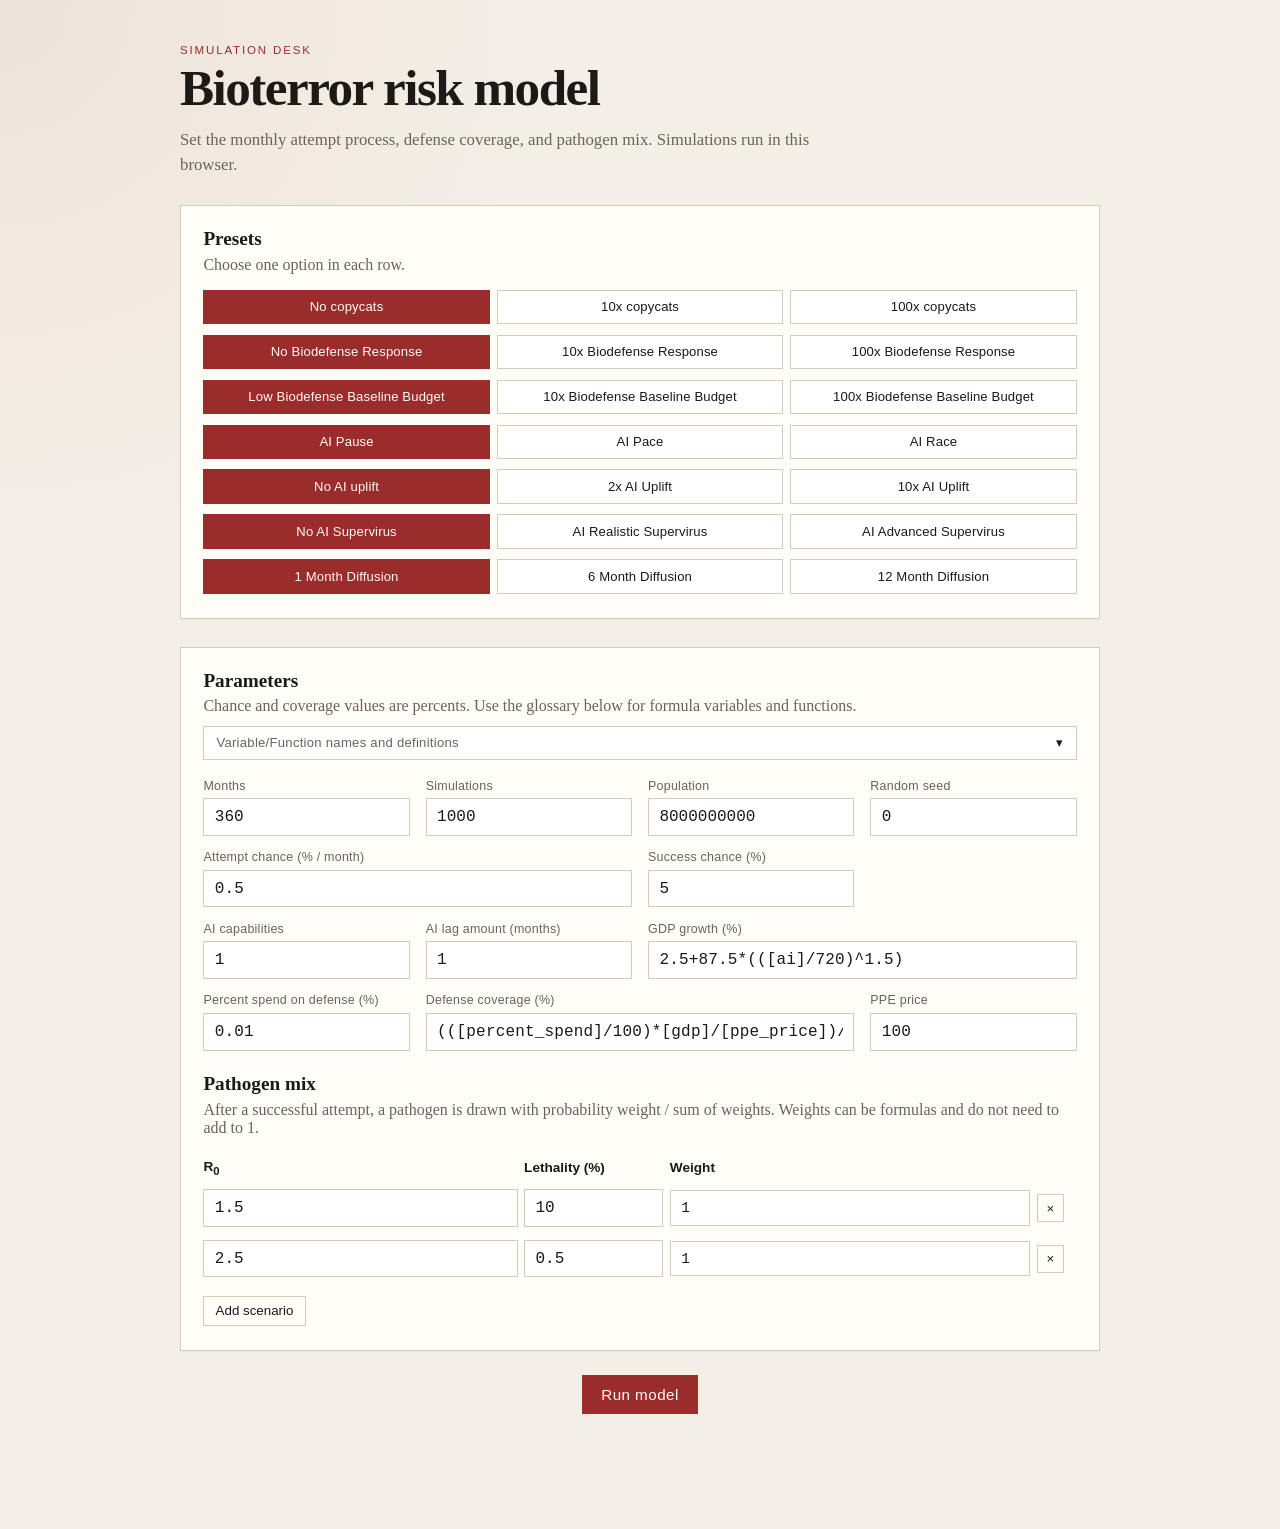
<file: site/pandemic_model/index.html>
<!DOCTYPE html>
<html lang="en">
  <head>
    <meta charset="utf-8" />
    <meta name="viewport" content="width=device-width, initial-scale=1" />
    <title>Bioterror risk model</title>
    <link rel="stylesheet" href="static/styles.css" />
  </head>
  <body>
    <div class="page">
      <header class="masthead">
        <p class="kicker">Simulation desk</p>
        <h1>Bioterror risk model</h1>
        <p class="lede">
          Set the monthly attempt process, defense coverage, and pathogen mix.
          Simulations run in this browser.
        </p>
      </header>

      <form id="run-form">
        <section class="panel">
          <div class="panel-head">
            <h2>Presets</h2>
            <p>Choose one option in each row.</p>
          </div>
          <div class="preset-rows">
            <fieldset class="preset-row" role="radiogroup" aria-label="Copycats">
              <label class="preset-chip"><input type="radio" name="preset_copycats" value="none" checked /> No copycats</label>
              <label class="preset-chip"><input type="radio" name="preset_copycats" value="10x" /> 10x copycats</label>
              <label class="preset-chip"><input type="radio" name="preset_copycats" value="100x" /> 100x copycats</label>
            </fieldset>
            <fieldset class="preset-row" role="radiogroup" aria-label="Biodefense Response">
              <label class="preset-chip"><input type="radio" name="preset_rush" value="none" checked /> No Biodefense Response</label>
              <label class="preset-chip"><input type="radio" name="preset_rush" value="10x" /> 10x Biodefense Response</label>
              <label class="preset-chip"><input type="radio" name="preset_rush" value="100x" /> 100x Biodefense Response</label>
            </fieldset>
            <fieldset class="preset-row" role="radiogroup" aria-label="Biodefense Baseline Budget">
              <label class="preset-chip"><input type="radio" name="preset_biodefense" value="low" checked /> Low Biodefense Baseline Budget</label>
              <label class="preset-chip"><input type="radio" name="preset_biodefense" value="10x" /> 10x Biodefense Baseline Budget</label>
              <label class="preset-chip"><input type="radio" name="preset_biodefense" value="100x" /> 100x Biodefense Baseline Budget</label>
            </fieldset>
            <fieldset class="preset-row" role="radiogroup" aria-label="AI Progress">
              <label class="preset-chip"><input type="radio" name="preset_ai_pace" value="pause" checked /> AI Pause</label>
              <label class="preset-chip"><input type="radio" name="preset_ai_pace" value="pace" /> AI Pace</label>
              <label class="preset-chip"><input type="radio" name="preset_ai_pace" value="race" /> AI Race</label>
            </fieldset>
            <fieldset class="preset-row" role="radiogroup" aria-label="AI uplift">
              <label class="preset-chip"><input type="radio" name="preset_ai_uplift" value="none" checked /> No AI uplift</label>
              <label class="preset-chip"><input type="radio" name="preset_ai_uplift" value="2x" /> 2x AI Uplift</label>
              <label class="preset-chip"><input type="radio" name="preset_ai_uplift" value="10x" /> 10x AI Uplift</label>
            </fieldset>
            <fieldset class="preset-row" role="radiogroup" aria-label="Supervirus">
              <label class="preset-chip"><input type="radio" name="preset_supervirus" value="none" checked /> No AI Supervirus</label>
              <label class="preset-chip"><input type="radio" name="preset_supervirus" value="realistic" /> AI Realistic Supervirus</label>
              <label class="preset-chip"><input type="radio" name="preset_supervirus" value="advanced" /> AI Advanced Supervirus</label>
            </fieldset>
            <fieldset class="preset-row" role="radiogroup" aria-label="Diffusion">
              <label class="preset-chip"><input type="radio" name="preset_diffusion" value="1" checked /> 1 Month Diffusion</label>
              <label class="preset-chip"><input type="radio" name="preset_diffusion" value="6" /> 6 Month Diffusion</label>
              <label class="preset-chip"><input type="radio" name="preset_diffusion" value="12" /> 12 Month Diffusion</label>
            </fieldset>
          </div>
        </section>

        <section class="panel">
        <div class="panel-head">
          <h2>Parameters</h2>
          <p>
            Chance and coverage values are percents. Use the glossary below for formula variables and functions.
          </p>
        </div>
        <details class="glossary">
          <summary>Variable/Function names and definitions</summary>
          <table>
            <thead>
              <tr>
                <th>Variable</th>
                <th>Definition</th>
              </tr>
            </thead>
            <tbody>
              <tr><td><code>[time]</code></td><td>Month index starting at 1.</td></tr>
              <tr><td><code>[prior_attack]</code></td><td>1 after a successful attack has already occurred in this simulation, otherwise 0.</td></tr>
              <tr><td><code>[population]</code></td><td>Starting population entered in the form.</td></tr>
              <tr><td><code>[ai]</code></td><td>AI capabilities this month, from the AI capabilities formula. Trends also shows this as a METR time horizon: 8 hours when capability is 1, 16 hours when capability is 2.</td></tr>
              <tr><td><code>[ai_lag]</code></td><td>AI capabilities lagged by the AI lag amount (months). Usable in formulas. Trends also shows the lagged METR time horizon.</td></tr>
              <tr><td><code>[ai_lag_amount]</code></td><td>How many months to lag AI capabilities. Set by the AI lag amount box. Shown on Trends; not usable in formulas yet.</td></tr>
              <tr><td><code>[gdp_growth]</code></td><td>Annual GDP growth this month, in percent, from the GDP growth formula.</td></tr>
              <tr><td><code>[gdp_prev]</code></td><td>Previous month's monthly GDP. Starts at 125e12/12.</td></tr>
              <tr><td><code>[gdp]</code></td><td>Monthly GDP this month. Compounds [gdp_prev] by this month's annual growth rate.</td></tr>
              <tr><td><code>[percent_spend]</code></td><td>Share of GDP spent on defense this month, in percent. Trends also shows defense spend as monthly GDP times this share.</td></tr>
              <tr><td><code>[ppe_price]</code></td><td>Price of one unit of PPE.</td></tr>
              <tr><td><code>[defense]</code></td><td>Defense coverage this month, in percent.</td></tr>
              <tr><td><code>[attempt]</code></td><td>Chance an attack is attempted this month, in percent.</td></tr>
              <tr><td><code>[success]</code></td><td>Chance a given attempt succeeds, in percent.</td></tr>
            </tbody>
          </table>
          <table>
            <thead>
              <tr>
                <th>Function</th>
                <th>Definition</th>
              </tr>
            </thead>
            <tbody>
              <tr><td><code>min(a, b, …)</code></td><td>Smallest argument.</td></tr>
              <tr><td><code>max(a, b, …)</code></td><td>Largest argument.</td></tr>
              <tr><td><code>abs(x)</code></td><td>Absolute value.</td></tr>
              <tr><td><code>exp(x)</code></td><td>e raised to x.</td></tr>
              <tr><td><code>log(x)</code></td><td>Natural logarithm.</td></tr>
              <tr><td><code>sqrt(x)</code></td><td>Square root.</td></tr>
              <tr><td><code>sigmoid(x, low, high, midpoint, steepness)</code></td><td>Logistic curve from low to high. Equals (high+low)/2 at x=midpoint. Larger steepness is a sharper rise.</td></tr>
              <tr><td><code>asym(x, scale, speed)</code></td><td>Asymptotic curve scale * (1 - exp(-x / speed)). Approaches scale as x grows.</td></tr>
            </tbody>
          </table>
        </details>

        <div class="param-rows">
          <div class="param-row">
            <label>
              <span>Months</span>
              <input id="n_years" name="n_years" type="number" min="1" max="500" step="1" value="360" required />
            </label>
            <label>
              <span>Simulations</span>
              <input id="n_runs" name="n_runs" type="number" min="1" max="20000" step="1" value="1000" required />
            </label>
            <label>
              <span>Population</span>
              <input id="population" name="population" type="number" min="1" step="1" value="8000000000" required />
            </label>
            <label>
              <span>Random seed</span>
              <input id="seed" name="seed" type="number" min="0" step="1" value="0" required />
            </label>
          </div>
          <div class="param-row">
            <label class="wide">
              <span>Attempt chance (% / month)</span>
              <input id="attempt_prob_pct" name="attempt_prob_pct" type="text" value="0.5" required />
            </label>
            <label>
              <span>Success chance (%)</span>
              <input id="success_prob_pct" name="success_prob_pct" type="text" value="5" required />
            </label>
          </div>
          <div class="param-row">
            <label class="start-row">
              <span>AI capabilities</span>
              <input id="ai_capabilities" name="ai_capabilities" type="text" value="1" required />
            </label>
            <label>
              <span>AI lag amount (months)</span>
              <input id="ai_lag_amount" name="ai_lag_amount" type="number" min="0" max="500" step="1" value="1" required />
            </label>
            <label class="wide">
              <span>GDP growth (%)</span>
              <input id="gdp_growth" name="gdp_growth" type="text" value="2.5+87.5*(([ai]/720)^1.5)" required />
            </label>
          </div>
          <div class="param-row">
            <label class="start-row">
              <span>Percent spend on defense (%)</span>
              <input id="percent_spend" name="percent_spend" type="text" value="0.01" required />
            </label>
            <label class="wide">
              <span>Defense coverage (%)</span>
              <input id="annual_defense_increase_pct" name="annual_defense_increase_pct" type="text" value="(([percent_spend]/100)*[gdp]/[ppe_price])/[population]*100" required />
            </label>
            <label>
              <span>PPE price</span>
              <input id="ppe_price" name="ppe_price" type="text" value="100" required />
            </label>
          </div>
        </div>

        <div class="scenarios">
          <div class="panel-head">
            <h3>Pathogen mix</h3>
            <p>After a successful attempt, a pathogen is drawn with probability weight / sum of weights. Weights can be formulas and do not need to add to 1.</p>
          </div>
          <table>
            <thead>
              <tr>
                <th>R<sub>0</sub></th>
                <th>Lethality (%)</th>
                <th>Weight</th>
                <th></th>
              </tr>
            </thead>
            <tbody id="scenario-rows"></tbody>
          </table>
          <button type="button" class="ghost" id="add-scenario">Add scenario</button>
        </div>
        </section>

        <div class="run-bar">
          <button type="submit" id="run-button">Run model</button>
          <p id="status" class="status" role="status"></p>
        </div>
      </form>

      <section id="results" class="results" hidden>
        <div class="panel-head">
          <h2>Results</h2>
          <p id="output-path"></p>
        </div>
        <dl class="stats" id="stats"></dl>
        <div class="plot-controls">
          <label>
            <span>Plot</span>
            <select id="plot-type">
              <option value="cumulative_distribution">Cumulative deaths distribution</option>
              <option value="average_deaths_per_year">Average deaths per month</option>
              <option value="attack_scatter">Attacks</option>
              <option value="trends">Trends</option>
              <option value="pathogen_mix">Pathogen mix</option>
            </select>
          </label>
          <label id="sim-wrap" hidden>
            <span>Simulation</span>
            <select id="sim-select"></select>
          </label>
          <label id="x-axis-wrap" hidden>
            <span>X axis</span>
            <select id="x-axis">
              <option value="r0" selected>R0</option>
              <option value="lethality">Lethality</option>
              <option value="year">Month</option>
              <option value="deaths">Deaths</option>
            </select>
          </label>
          <label id="y-axis-wrap" hidden>
            <span>Y axis</span>
            <select id="y-axis">
              <option value="r0">R0</option>
              <option value="lethality" selected>Lethality</option>
              <option value="year">Month</option>
              <option value="deaths">Deaths</option>
            </select>
          </label>
        </div>
        <div id="plot"></div>
      </section>
    </div>

    <script src="https://cdn.plot.ly/plotly-2.35.2.min.js"></script>
    <script src="static/defaults.js"></script>
    <script src="static/formulas.js"></script>
    <script src="static/model.js"></script>
    <script src="static/plots.js"></script>
    <script src="static/app.js"></script>
  </body>
</html>
</file>
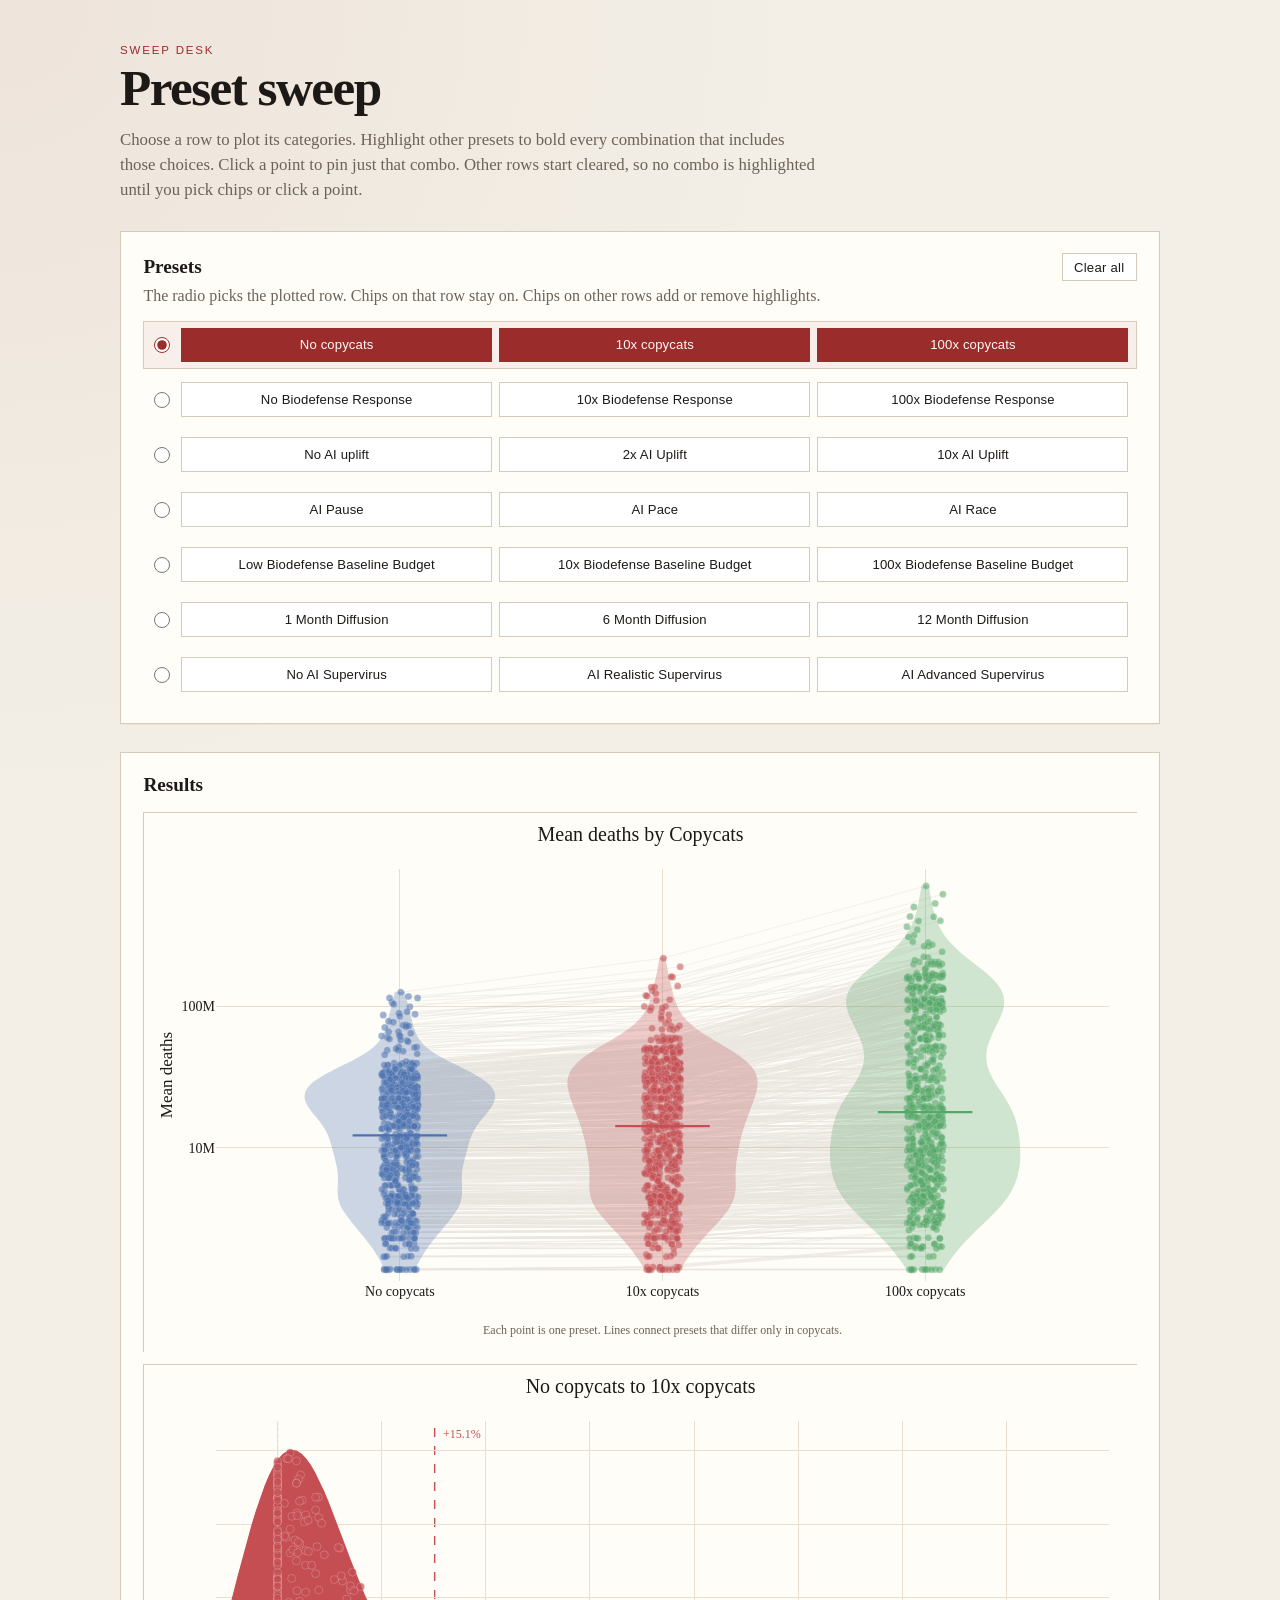
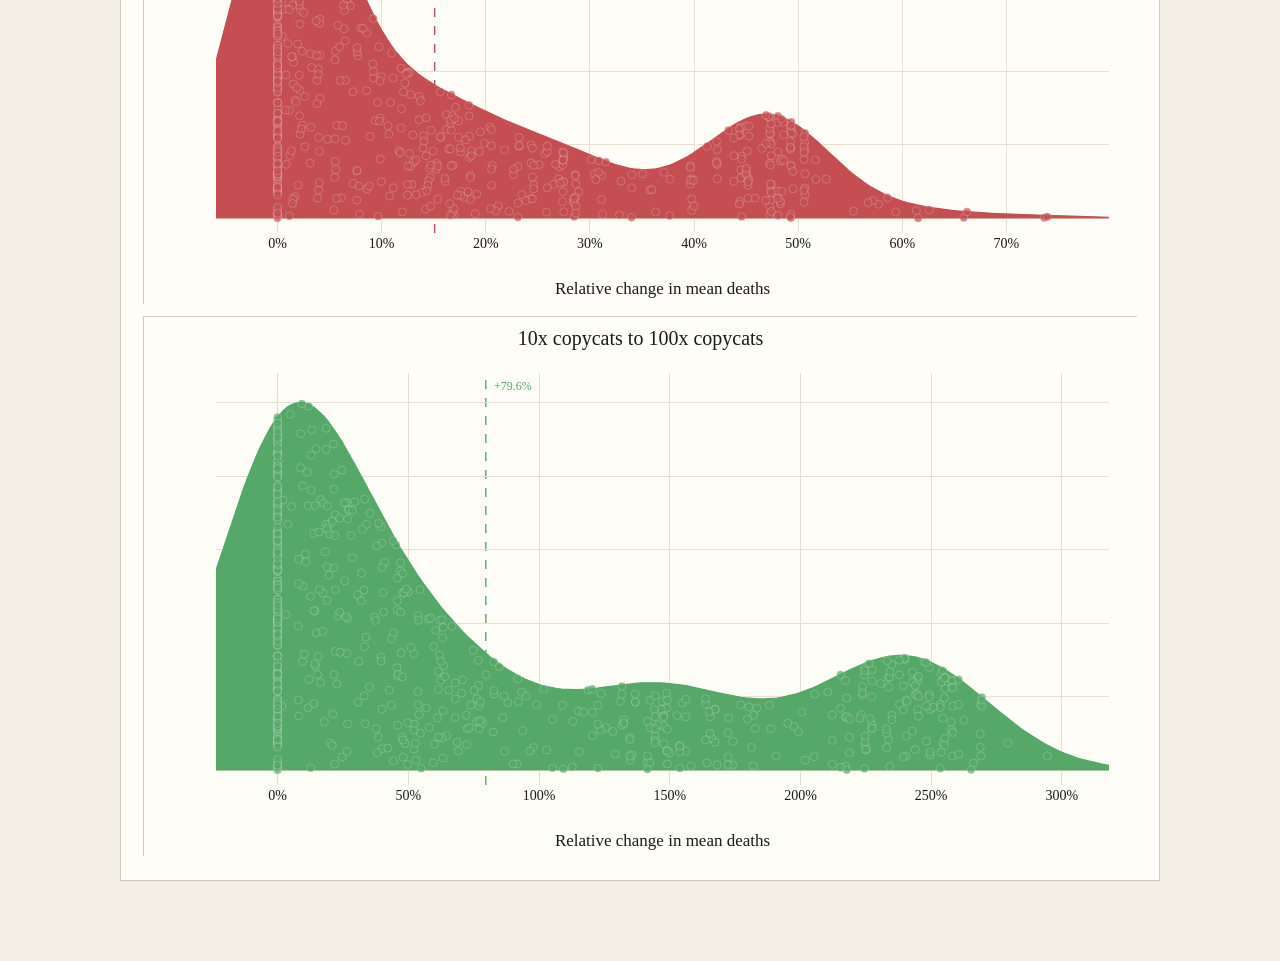
<file: site/pandemic_model_results/index.html>
<!DOCTYPE html>
<html lang="en">
  <head>
    <meta charset="utf-8" />
    <meta name="viewport" content="width=device-width, initial-scale=1" />
    <title>Preset sweep</title>
    <link rel="stylesheet" href="static/styles.css" />
  </head>
  <body>
    <div class="page">
      <header class="masthead">
        <p class="kicker">Sweep desk</p>
        <h1>Preset sweep</h1>
        <p class="lede">
          Choose a row to plot its categories. Highlight other presets to bold
          every combination that includes those choices. Click a point to pin
          just that combo. Other rows start cleared, so no combo is highlighted
          until you pick chips or click a point.
        </p>
      </header>

      <section class="panel">
        <div class="panel-head">
          <div class="panel-head-row">
            <h2>Presets</h2>
            <button type="button" class="ghost" id="clear-all">Clear all</button>
          </div>
          <p>The radio picks the plotted row. Chips on that row stay on. Chips on other rows add or remove highlights.</p>
        </div>
        <div class="preset-rows" id="preset-rows"></div>
      </section>

      <section class="results">
        <div class="panel-head">
          <h2>Results</h2>
          <p id="status" class="status" role="status"></p>
        </div>
        <div id="plot"></div>
        <div id="delta-plots" class="delta-plots"></div>
      </section>
    </div>

    <script src="https://cdn.plot.ly/plotly-2.35.2.min.js"></script>
    <script src="data.js"></script>
    <script src="static/app.js"></script>
  </body>
</html>
</file>
<file: site/styles.css>
*,
*::before,
*::after {
  box-sizing: border-box;
}

:root {
  --bg: #062406;
  --panel: #000000;
  --slot: #031203;
  --text: #ffffff;
  --line: #f4fff4;
  --px-on: #ffffff;
  --px-off: #6e6e6e;
  --pixel: 1px;
  --ribbon-left: 276px;
  --ribbon-right: 302px;
}

html {
  overflow-x: auto;
}

html,
body {
  margin: 0;
  min-height: 100%;
  min-width: calc(var(--ribbon-right) * 4);
}

body {
  min-height: 100vh;
  display: flex;
  flex-direction: column;
  justify-content: center;
  align-items: stretch;
  overflow-x: auto;
  padding: clamp(16px, 4vw, 48px);
  background: var(--bg);
  color: var(--text);
  font-family: "Bitcount Grid Single", "Courier New", Courier, monospace;
  letter-spacing: 0.03em;
}

.scanlines,
.pixel-grid {
  pointer-events: none;
  position: fixed;
  inset: 0;
}

.scanlines {
  background: repeating-linear-gradient(
    to bottom,
    rgba(0, 0, 0, 0.18) 0,
    rgba(0, 0, 0, 0.18) 1px,
    transparent 1px,
    transparent 3px
  );
  z-index: 2;
}

.pixel-grid {
  background-image:
    linear-gradient(rgba(255, 255, 255, 0.025) 1px, transparent 1px),
    linear-gradient(90deg, rgba(255, 255, 255, 0.025) 1px, transparent 1px);
  background-size: 8px 8px;
  z-index: 1;
}

.page {
  position: relative;
  z-index: 3;
  display: flex;
  align-items: stretch;
  justify-content: center;
  gap: clamp(16px, 2.4vw, 36px);
  width: min(1480px, 100%);
  min-width: calc(var(--ribbon-right) * 4);
  margin-inline: auto;
  flex-shrink: 0;
}

.page-feeds {
  position: absolute;
  inset: 0;
  overflow: visible;
  pointer-events: none;
  z-index: 0;
}

.cabinet {
  position: relative;
  z-index: 1;
  flex: 1 1 auto;
  width: min(920px, 100%);
  display: flex;
  flex-direction: column;
  gap: 20px;
}

.panel {
  background: var(--panel);
  border: 1px solid var(--line);
  padding: clamp(16px, 3vw, 28px);
}

.name-panel {
  padding: clamp(10px, 2vw, 18px);
}

.comp.keyboard {
  width: 154px;
  cursor: default;
}

.keyboard .key {
  cursor: pointer;
  pointer-events: all;
  fill: transparent;
  stroke: none;
}

.keyboard .key.down {
  fill: #ffffff;
}

.led-grid {
  display: grid;
  grid-template-columns: repeat(var(--led-cols), minmax(0, 1fr));
  gap: clamp(1px, 0.22vw, 3px);
  width: 100%;
}

.px {
  width: 100%;
  aspect-ratio: 1;
  background: var(--px-off);
}

.px.on {
  background: var(--px-on);
}

.stub-panel {
  text-align: left;
  font-family: Roboto, "Helvetica Neue", Helvetica, Arial, sans-serif;
}

.stub-panel p {
  margin: 0 0 1.15em;
  color: var(--text);
  font-size: clamp(14px, 1.85vw, 17px);
  line-height: 1.6;
}

.stub-panel p:last-child {
  margin-bottom: 0;
}

.stub-panel a {
  color: inherit;
  text-decoration: underline;
}

.ribbon {
  position: relative;
  z-index: 1;
  flex: 0 0 auto;
  display: flex;
  align-items: stretch;
  justify-content: center;
  width: auto;
  user-select: none;
}

.circuit-board {
  position: relative;
  height: 100%;
}

.circuit {
  position: relative;
  z-index: 1;
  height: 100%;
  min-height: 420px;
}

.circuit .comp {
  position: absolute;
  z-index: 1;
}

.circuit-board > .traces {
  position: absolute;
  overflow: visible;
  pointer-events: none;
  z-index: 0;
}

.comp {
  appearance: none;
  background: none;
  border: 0;
  padding: 0;
  margin: 0;
  color: inherit;
  cursor: pointer;
  display: block;
  touch-action: none;
}

.comp.button {
  width: 25px;
}

.comp.dnp {
  width: 70px;
}

.comp.dnp svg {
  overflow: visible;
}

.dnp .guts {
  pointer-events: none;
}

.dnp .plate .skin,
.dnp-sparks .skin {
  fill: #062406;
}

.dnp .plate-copy,
.dnp-sparks .plate-copy {
  font-family: "Press Start 2P", "Courier New", Courier, monospace;
  font-size: 2.85px;
  fill: #ffffff;
  stroke: none;
  text-anchor: middle;
}

.dnp.pressed .face {
  fill: #ffffff;
}

.dnp-sparks,
.site-fire {
  position: fixed;
  pointer-events: none;
  z-index: 6;
  overflow: visible;
}

.dnp-sparks {
  left: 0;
  top: 0;
}

.site-fire {
  left: 0;
  right: 0;
  bottom: 0;
  width: 100%;
  height: 220px;
}

.comp.button-wide {
  width: 38px;
}

.comp.switch {
  width: 48px;
}

.comp.switch-slide {
  width: 53px;
}

.comp.switch-rocker {
  width: 45px;
}

.comp.scope {
  width: 43px;
}

.comp.plasma {
  width: 55px;
  cursor: pointer;
}

.plasma .bolt {
  pointer-events: none;
  opacity: 0.62;
}

.plasma.touching .bolt {
  opacity: 1;
}

.plasma.touching .electrode {
  fill: #ffffff;
}

.comp.seismo {
  width: 65px;
}

.seismo .trace,
.seismo .pen {
  pointer-events: none;
}

.comp.simon {
  width: 90px;
  cursor: default;
}

.simon .pad,
.simon .play {
  cursor: pointer;
  fill: transparent;
}

.simon .pad.on,
.simon .play.on {
  fill: #ffffff;
}

.simon .play.on path {
  fill: transparent;
}

.simon .hi,
.simon .hi-label {
  font-family: "Press Start 2P", "Courier New", Courier, monospace;
  pointer-events: none;
}

.seismo.shaking {
  animation: seismo-shake 0.7s steps(2, end);
}

@keyframes seismo-shake {
  0%,
  100% {
    transform: translate(0, 0);
  }
  10% {
    transform: translate(-2px, 1px) rotate(-1.4deg);
  }
  22% {
    transform: translate(2px, -1px) rotate(1.2deg);
  }
  36% {
    transform: translate(-2px, -1px) rotate(-0.8deg);
  }
  50% {
    transform: translate(2px, 1px) rotate(1deg);
  }
  64% {
    transform: translate(-1px, 2px) rotate(-0.6deg);
  }
  78% {
    transform: translate(1px, -2px) rotate(0.5deg);
  }
}

.comp.dial {
  width: 50px;
  cursor: default;
  pointer-events: none;
}

.comp.radar {
  width: 50px;
  cursor: default;
  pointer-events: none;
}

.radar .blip {
  fill: #ffffff;
  stroke: none;
}

.comp.dial-vu {
  width: 65px;
}

.comp.dial-temp {
  width: 45px;
}

.comp.hanoi {
  width: 80px;
  cursor: default;
}

.hanoi .disk {
  fill: #ffffff;
  cursor: grab;
}

.hanoi.dragging .disk {
  cursor: grabbing;
}

.hanoi .lamp {
  fill: none;
}

.hanoi.solved .lamp {
  fill: #ffffff;
}

.comp.alarm {
  width: 68px;
  cursor: default;
}

.comp.alarm svg {
  overflow: visible;
}

.alarm .lever {
  pointer-events: none;
  fill: transparent;
}

.alarm.broken .lever {
  pointer-events: all;
  cursor: ns-resize;
}

.alarm.broken .glass {
  display: none;
}

.alarm .beam {
  opacity: 0;
}

.alarm.latched .beam {
  opacity: 0.92;
}

.alarm.latched .beam.dim {
  opacity: 0.28;
}

.alarm .rotor,
.alarm .beam {
  pointer-events: none;
}

.alarm .plate {
  font-family: "Press Start 2P", "Courier New", Courier, monospace;
  pointer-events: none;
}

.comp.whistle {
  width: 35px;
}

.comp.mixer {
  width: 80px;
  cursor: default;
}

.mixer .cap {
  cursor: ns-resize;
  fill: #ffffff;
}

.comp.rgb {
  width: 150px;
  cursor: default;
}

.rgb .cap {
  cursor: ew-resize;
  fill: #ffffff;
}

.rgb .rgb-label {
  font-family: "Bitcount Grid Single", "Courier New", Courier, monospace;
  font-size: 5.2px;
  fill: #ffffff;
  stroke: none;
}

.comp.tank {
  width: 78px;
  cursor: pointer;
}

.tank .fish {
  pointer-events: none;
}

.comp.galton {
  width: 73px;
  cursor: default;
}

.galton .ball {
  cursor: grab;
}

.galton.dragging .ball {
  cursor: grabbing;
}

.galton .bin.lit {
  fill: #ffffff;
}

.galton .bin {
  fill: none;
}

.comp.whistle svg {
  overflow: visible;
}

.whistle .steam {
  opacity: 0;
}

.whistle.blowing .steam {
  opacity: 1;
}

.ribbon,
.circuit-board,
.circuit {
  overflow: visible;
}

.cord-layer.dragging .cord-ring,
.cord-layer.dragging .cord-hammer {
  cursor: grabbing;
}

.cord-layer {
  position: fixed;
  inset: 0;
  width: 100%;
  height: 100%;
  z-index: 4;
  pointer-events: none;
  overflow: visible;
}

.cord-ring,
.cord-hammer {
  pointer-events: auto;
  cursor: grab;
  touch-action: none;
}

.comp svg {
  display: block;
  width: 100%;
  height: auto;
}

.comp:focus-visible {
  outline: 1px solid var(--line);
  outline-offset: 2px;
}

.paddle-on {
  display: none;
}

.button.pressed .face {
  fill: #ffffff;
}

.switch.on .paddle-off {
  display: none;
}

.switch.on .paddle-on {
  display: block;
}

.scope.holding .screen {
  fill: #ffffff;
}

.scope.holding .wave {
  stroke: #062406;
}

.fps-hud {
  position: fixed;
  top: 10px;
  left: 10px;
  z-index: 30;
  pointer-events: none;
  min-width: 148px;
  padding: 6px 7px 5px;
  background: #000000;
  border: 1px solid var(--line);
  color: var(--text);
  font-family: "Press Start 2P", "Courier New", Courier, monospace;
  font-size: 8px;
  line-height: 1.4;
}

.fps-readout {
  margin-bottom: 4px;
}

.fps-plot {
  display: block;
  width: 140px;
  height: 36px;
}

.sr-only {
  position: absolute;
  width: 1px;
  height: 1px;
  padding: 0;
  margin: -1px;
  overflow: hidden;
  clip: rect(0, 0, 0, 0);
  white-space: nowrap;
  border: 0;
}

@media (max-width: 720px) {
  .page {
    display: grid;
    grid-template-columns: 1fr 1fr;
    align-items: stretch;
  }

  .cabinet {
    grid-column: 1 / -1;
    grid-row: 1;
    width: 100%;
  }

  .ribbon-left {
    grid-row: 2;
  }

  .ribbon-right {
    grid-row: 2;
  }

  .ribbon {
    justify-self: center;
  }
}
</file>
<file: site/bioterror-model-results/static/styles.css>
:root {
  --paper: #f3efe6;
  --ink: #1c1917;
  --muted: #6b6358;
  --rule: #d6cbb8;
  --card: #fffdf8;
  --accent: #9b2c2c;
  --accent-dark: #7a1f1f;
  --focus: #2f5d50;
  --row-wash: rgba(155, 44, 44, 0.07);
}

* {
  box-sizing: border-box;
}

html {
  scroll-behavior: smooth;
}

body {
  margin: 0;
  color: var(--ink);
  background:
    radial-gradient(circle at top left, rgba(155, 44, 44, 0.06), transparent 28%),
    var(--paper);
  font-family: "Iowan Old Style", "Palatino Linotype", Palatino, "Times New Roman", serif;
}

code {
  font-family: "IBM Plex Mono", ui-monospace, SFMono-Regular, Menlo, monospace;
  font-size: 0.92em;
}

.page {
  width: min(1040px, calc(100% - 2.5rem));
  margin: 0 auto;
  padding: 2.75rem 0 5rem;
}

.masthead h1 {
  margin: 0.15rem 0 0.6rem;
  font-size: clamp(2.1rem, 5vw, 3.2rem);
  letter-spacing: -0.03em;
  font-weight: 600;
}

.kicker {
  margin: 0;
  text-transform: uppercase;
  letter-spacing: 0.16em;
  font-size: 0.72rem;
  color: var(--accent);
  font-family: "Avenir Next", "Segoe UI", sans-serif;
}

.lede {
  max-width: 44rem;
  margin: 0;
  color: var(--muted);
  line-height: 1.5;
  font-size: 1.05rem;
}

.panel,
.results {
  margin-top: 1.75rem;
  padding: 1.35rem 1.4rem 1.5rem;
  background: var(--card);
  border: 1px solid var(--rule);
  box-shadow: 0 1px 0 rgba(28, 25, 23, 0.04);
}

.panel-head-row {
  display: flex;
  align-items: center;
  justify-content: space-between;
  gap: 0.75rem;
}

.panel-head h2 {
  margin: 0;
  font-size: 1.2rem;
}

.ghost {
  appearance: none;
  border: 1px solid var(--rule);
  background: #fff;
  color: var(--ink);
  padding: 0.35rem 0.7rem;
  font-size: 0.82rem;
  letter-spacing: 0.02em;
  cursor: pointer;
  font-family: "Avenir Next", "Segoe UI", sans-serif;
}

.ghost:hover,
.ghost:focus {
  border-color: var(--accent);
  color: var(--accent);
}

.ghost:focus-visible {
  outline: 2px solid var(--focus);
  outline-offset: 1px;
}

.panel-head p {
  margin: 0.35rem 0 1rem;
  color: var(--muted);
}

.preset-rows {
  display: flex;
  flex-direction: column;
  gap: 0.45rem;
}

.preset-row-wrap {
  display: flex;
  align-items: stretch;
  gap: 0.55rem;
  margin: 0;
  padding: 0.35rem 0.45rem;
  border: 1px solid transparent;
  min-width: 0;
}

.preset-row-wrap.selected {
  background: var(--row-wash);
  border-color: var(--rule);
}

.preset-row-wrap.selected .preset-chip {
  cursor: default;
  pointer-events: none;
}

.row-pick {
  display: flex;
  align-items: center;
  justify-content: center;
  margin: 0;
  padding: 0 0.15rem;
}

.row-pick input {
  width: 1rem;
  height: 1rem;
  margin: 0;
  accent-color: var(--accent);
  cursor: pointer;
}

.preset-row {
  display: flex;
  flex-wrap: wrap;
  flex: 1 1 auto;
  gap: 0.45rem;
  margin: 0;
  padding: 0;
  border: 0;
  min-width: 0;
}

.preset-chip {
  position: relative;
  flex: 1 1 0;
  display: flex;
  flex-direction: row;
  align-items: center;
  justify-content: center;
  gap: 0;
  margin: 0;
  padding: 0.55rem 0.65rem;
  border: 1px solid var(--rule);
  background: #fff;
  color: var(--ink);
  text-align: center;
  font-size: 0.82rem;
  letter-spacing: 0.01em;
  cursor: pointer;
  min-width: 8.5rem;
  font-family: "Avenir Next", "Segoe UI", sans-serif;
}

.preset-chip input {
  position: absolute;
  opacity: 0;
  width: 0;
  height: 0;
  pointer-events: none;
}

.preset-chip:has(input:checked) {
  background: var(--accent);
  border-color: var(--accent);
  color: #fffaf5;
}

.preset-chip:has(input:focus-visible) {
  outline: 2px solid var(--focus);
  outline-offset: 1px;
}

.glossary {
  margin: 0 0 1rem;
  border: 1px solid var(--rule);
  background: #fff;
}

.glossary summary {
  cursor: pointer;
  padding: 0.55rem 0.75rem;
  font-family: "Avenir Next", "Segoe UI", sans-serif;
  font-size: 0.82rem;
  letter-spacing: 0.02em;
  color: var(--muted);
  list-style: none;
}

.glossary summary::-webkit-details-marker {
  display: none;
}

.glossary summary::after {
  content: "▾";
  float: right;
  color: var(--ink);
}

.glossary[open] summary::after {
  content: "▴";
}

.glossary table {
  width: calc(100% - 1.5rem);
  margin: 0 0.75rem 0.65rem;
  border-collapse: collapse;
}

.glossary th,
.glossary td {
  text-align: left;
  padding: 0.45rem 0.75rem 0.45rem 0;
  vertical-align: top;
  font-family: "Avenir Next", "Segoe UI", sans-serif;
  font-size: 0.82rem;
  line-height: 1.4;
}

.glossary th {
  color: var(--muted);
  font-weight: 600;
  border-bottom: 1px solid var(--rule);
}

.glossary td {
  border-bottom: 1px solid var(--rule);
}

.glossary tbody tr:last-child td {
  border-bottom: 0;
}

.glossary td:first-child,
.glossary th:first-child {
  width: 12.5rem;
  font-weight: 600;
  color: var(--ink);
}

.glossary th:first-child {
  font-weight: 600;
  color: var(--muted);
}

.status {
  margin: 0;
  color: var(--muted);
  font-family: "Avenir Next", "Segoe UI", sans-serif;
  font-size: 0.9rem;
}

.status.error {
  color: var(--accent);
}

#plot {
  height: 540px;
  background: #fff;
  border: 1px solid var(--rule);
}

.js-plotly-plot .violinlayer,
.js-plotly-plot .scatterlayer .js-line {
  pointer-events: none;
}

.delta-plots {
  display: flex;
  flex-direction: column;
  gap: 0.75rem;
  margin-top: 0.75rem;
}

.delta-plot {
  height: 540px;
  background: #fff;
  border: 1px solid var(--rule);
}
</file>
<file: site/bioterror-model/static/styles.css>
:root {
  --paper: #f3efe6;
  --ink: #1c1917;
  --muted: #6b6358;
  --rule: #d6cbb8;
  --card: #fffdf8;
  --accent: #9b2c2c;
  --accent-dark: #7a1f1f;
  --focus: #2f5d50;
}

* {
  box-sizing: border-box;
}

html {
  scroll-behavior: smooth;
}

body {
  margin: 0;
  color: var(--ink);
  background:
    radial-gradient(circle at top left, rgba(155, 44, 44, 0.06), transparent 28%),
    var(--paper);
  font-family: "Iowan Old Style", "Palatino Linotype", Palatino, "Times New Roman", serif;
}

code {
  font-family: "IBM Plex Mono", ui-monospace, SFMono-Regular, Menlo, monospace;
  font-size: 0.92em;
}

.page {
  width: min(920px, calc(100% - 2.5rem));
  margin: 0 auto;
  padding: 2.75rem 0 5rem;
}

.masthead h1 {
  margin: 0.15rem 0 0.6rem;
  font-size: clamp(2.1rem, 5vw, 3.2rem);
  letter-spacing: -0.03em;
  font-weight: 600;
}

.kicker {
  margin: 0;
  text-transform: uppercase;
  letter-spacing: 0.16em;
  font-size: 0.72rem;
  color: var(--accent);
  font-family: "Avenir Next", "Segoe UI", sans-serif;
}

.lede {
  max-width: 40rem;
  margin: 0;
  color: var(--muted);
  line-height: 1.5;
  font-size: 1.05rem;
}

.panel,
.results {
  margin-top: 1.75rem;
  padding: 1.35rem 1.4rem 1.5rem;
  background: var(--card);
  border: 1px solid var(--rule);
  box-shadow: 0 1px 0 rgba(28, 25, 23, 0.04);
}

.panel-head h2,
.panel-head h3 {
  margin: 0;
  font-size: 1.2rem;
}

.panel-head p {
  margin: 0.35rem 0 1rem;
  color: var(--muted);
}

.glossary {
  margin: -0.35rem 0 1.15rem;
  border: 1px solid var(--rule);
  background: #fff;
}

.preset-definitions {
  margin: 0 0 1.15rem;
}

.glossary summary {
  cursor: pointer;
  padding: 0.55rem 0.75rem;
  font-family: "Avenir Next", "Segoe UI", sans-serif;
  font-size: 0.82rem;
  letter-spacing: 0.02em;
  color: var(--muted);
  list-style: none;
}

.glossary summary::-webkit-details-marker {
  display: none;
}

.glossary summary::after {
  content: "▾";
  float: right;
  color: var(--ink);
}

.glossary[open] summary::after {
  content: "▴";
}

.glossary table {
  margin: 0;
  padding: 0 0.75rem 0.65rem;
  width: calc(100% - 1.5rem);
  margin-left: 0.75rem;
}

.glossary th,
.glossary td {
  padding: 0.4rem 0.75rem 0.4rem 0;
  vertical-align: top;
}

.glossary th {
  color: var(--muted);
  font-weight: 600;
}

.glossary td:first-child,
.glossary th:first-child {
  width: 16rem;
  white-space: normal;
}

.glossary td:last-child,
.glossary th:last-child {
  width: auto;
}

.param-rows {
  display: grid;
  grid-template-columns: repeat(4, minmax(0, 1fr));
  gap: 0.9rem 1rem;
  align-items: stretch;
}

.param-row {
  display: contents;
}

.param-row > label {
  display: flex;
  flex-direction: column;
  justify-content: space-between;
  gap: 0.35rem;
  min-width: 0;
}

.param-row > label.start-row {
  grid-column: 1;
}

.param-row > label.wide {
  grid-column: span 2;
}

.param-row > label.start-row.wide {
  grid-column: 1 / span 2;
}

label {
  display: flex;
  flex-direction: column;
  gap: 0.35rem;
  font-family: "Avenir Next", "Segoe UI", sans-serif;
  font-size: 0.78rem;
  letter-spacing: 0.02em;
  color: var(--muted);
}

input {
  width: 100%;
  padding: 0.55rem 0.65rem;
  border: 1px solid var(--rule);
  background: #fff;
  color: var(--ink);
  font: 1rem "IBM Plex Mono", ui-monospace, Menlo, monospace;
}

input[type="text"] {
  letter-spacing: 0.01em;
}

input:focus {
  outline: 2px solid var(--focus);
  outline-offset: 1px;
}

.scenarios {
  margin-top: 1.4rem;
}

table {
  width: 100%;
  border-collapse: collapse;
  margin-bottom: 0.75rem;
}

th,
td {
  text-align: left;
  padding: 0.4rem 0.4rem 0.4rem 0;
  font-family: "Avenir Next", "Segoe UI", sans-serif;
  font-size: 0.85rem;
}

.scenarios td:last-child,
.scenarios th:last-child {
  width: 2.5rem;
}

.scenarios td.weight,
.scenarios th:nth-child(3) {
  width: 42%;
}

.scenarios input.weight {
  font-size: 0.9rem;
}

.preset-rows {
  display: flex;
  flex-direction: column;
  gap: 0.65rem;
}

.preset-row {
  display: flex;
  flex-wrap: wrap;
  gap: 0.45rem;
  margin: 0;
  padding: 0;
  border: 0;
  min-width: 0;
}

.preset-chip {
  position: relative;
  flex: 1 1 0;
  display: flex;
  flex-direction: row;
  align-items: center;
  justify-content: center;
  gap: 0;
  margin: 0;
  padding: 0.55rem 0.65rem;
  border: 1px solid var(--rule);
  background: #fff;
  color: var(--ink);
  text-align: center;
  font-size: 0.82rem;
  letter-spacing: 0.01em;
  cursor: pointer;
  min-width: 8.5rem;
}

.preset-chip input {
  position: absolute;
  opacity: 0;
  width: 0;
  height: 0;
  pointer-events: none;
}

.preset-chip:has(input:checked) {
  background: var(--accent);
  border-color: var(--accent);
  color: #fffaf5;
}

.preset-chip:has(input:focus-visible) {
  outline: 2px solid var(--focus);
  outline-offset: 1px;
}

.run-bar {
  display: flex;
  flex-direction: column;
  align-items: center;
  gap: 0.75rem;
  margin-top: 1.5rem;
}

.run-bar .status {
  text-align: center;
  min-height: 1.2em;
}

button {
  appearance: none;
  border: 0;
  cursor: pointer;
  font-family: "Avenir Next", "Segoe UI", sans-serif;
}

#run-button {
  background: var(--accent);
  color: #fffaf5;
  padding: 0.7rem 1.2rem;
  font-size: 0.95rem;
  letter-spacing: 0.03em;
}

#run-button:hover,
#run-button:focus {
  background: var(--accent-dark);
}

#run-button:disabled {
  opacity: 0.55;
  cursor: wait;
}

.ghost,
.remove {
  background: transparent;
  color: var(--ink);
  border: 1px solid var(--rule);
  padding: 0.4rem 0.7rem;
}

.remove {
  padding: 0.35rem 0.55rem;
}

.status {
  margin: 0;
  color: var(--muted);
  font-family: "Avenir Next", "Segoe UI", sans-serif;
  font-size: 0.9rem;
}

.status.error {
  color: var(--accent);
}

.stats {
  display: grid;
  grid-template-columns: repeat(auto-fit, minmax(140px, 1fr));
  gap: 0.85rem 1rem;
  margin: 0 0 1.4rem;
}

.stats div {
  border-top: 1px solid var(--rule);
  padding-top: 0.5rem;
}

.stats dt {
  margin: 0;
  font-family: "Avenir Next", "Segoe UI", sans-serif;
  font-size: 0.75rem;
  color: var(--muted);
  text-transform: uppercase;
  letter-spacing: 0.08em;
}

.stats dd {
  margin: 0.2rem 0 0;
  font-size: 1.25rem;
}

figure {
  margin: 0 0 1.5rem;
}

figcaption {
  margin-bottom: 0.5rem;
  font-family: "Avenir Next", "Segoe UI", sans-serif;
  font-size: 0.85rem;
  color: var(--muted);
}

.plot-controls {
  display: grid;
  grid-template-columns: repeat(auto-fit, minmax(220px, 1fr));
  gap: 0.9rem 1rem;
  margin: 0 0 1rem;
}

select {
  width: 100%;
  padding: 0.55rem 0.65rem;
  border: 1px solid var(--rule);
  background: #fff;
  color: var(--ink);
  font: 1rem "IBM Plex Mono", ui-monospace, Menlo, monospace;
}

select:focus {
  outline: 2px solid var(--focus);
  outline-offset: 1px;
}

#plot {
  height: 480px;
  background: #fff;
  border: 1px solid var(--rule);
}

#sim-wrap[hidden],
#x-axis-wrap[hidden],
#y-axis-wrap[hidden] {
  display: none;
}

#output-path {
  font-family: "IBM Plex Mono", ui-monospace, Menlo, monospace;
  font-size: 0.85rem;
}
</file>
<file: site/pandemic_model/static/styles.css>
:root {
  --paper: #f3efe6;
  --ink: #1c1917;
  --muted: #6b6358;
  --rule: #d6cbb8;
  --card: #fffdf8;
  --accent: #9b2c2c;
  --accent-dark: #7a1f1f;
  --focus: #2f5d50;
}

* {
  box-sizing: border-box;
}

html {
  scroll-behavior: smooth;
}

body {
  margin: 0;
  color: var(--ink);
  background:
    radial-gradient(circle at top left, rgba(155, 44, 44, 0.06), transparent 28%),
    var(--paper);
  font-family: "Iowan Old Style", "Palatino Linotype", Palatino, "Times New Roman", serif;
}

code {
  font-family: "IBM Plex Mono", ui-monospace, SFMono-Regular, Menlo, monospace;
  font-size: 0.92em;
}

.page {
  width: min(920px, calc(100% - 2.5rem));
  margin: 0 auto;
  padding: 2.75rem 0 5rem;
}

.masthead h1 {
  margin: 0.15rem 0 0.6rem;
  font-size: clamp(2.1rem, 5vw, 3.2rem);
  letter-spacing: -0.03em;
  font-weight: 600;
}

.kicker {
  margin: 0;
  text-transform: uppercase;
  letter-spacing: 0.16em;
  font-size: 0.72rem;
  color: var(--accent);
  font-family: "Avenir Next", "Segoe UI", sans-serif;
}

.lede {
  max-width: 40rem;
  margin: 0;
  color: var(--muted);
  line-height: 1.5;
  font-size: 1.05rem;
}

.panel,
.results {
  margin-top: 1.75rem;
  padding: 1.35rem 1.4rem 1.5rem;
  background: var(--card);
  border: 1px solid var(--rule);
  box-shadow: 0 1px 0 rgba(28, 25, 23, 0.04);
}

.panel-head h2,
.panel-head h3 {
  margin: 0;
  font-size: 1.2rem;
}

.panel-head p {
  margin: 0.35rem 0 1rem;
  color: var(--muted);
}

.glossary {
  margin: -0.35rem 0 1.15rem;
  border: 1px solid var(--rule);
  background: #fff;
}

.glossary summary {
  cursor: pointer;
  padding: 0.55rem 0.75rem;
  font-family: "Avenir Next", "Segoe UI", sans-serif;
  font-size: 0.82rem;
  letter-spacing: 0.02em;
  color: var(--muted);
  list-style: none;
}

.glossary summary::-webkit-details-marker {
  display: none;
}

.glossary summary::after {
  content: "▾";
  float: right;
  color: var(--ink);
}

.glossary[open] summary::after {
  content: "▴";
}

.glossary table {
  margin: 0;
  padding: 0 0.75rem 0.65rem;
  width: calc(100% - 1.5rem);
  margin-left: 0.75rem;
}

.glossary th,
.glossary td {
  padding: 0.4rem 0.75rem 0.4rem 0;
  vertical-align: top;
}

.glossary td:first-child,
.glossary th:first-child {
  width: 16rem;
  white-space: normal;
}

.glossary td:last-child,
.glossary th:last-child {
  width: auto;
}

.param-rows {
  display: grid;
  grid-template-columns: repeat(4, minmax(0, 1fr));
  gap: 0.9rem 1rem;
  align-items: stretch;
}

.param-row {
  display: contents;
}

.param-row > label {
  display: flex;
  flex-direction: column;
  justify-content: space-between;
  gap: 0.35rem;
  min-width: 0;
}

.param-row > label.start-row {
  grid-column: 1;
}

.param-row > label.wide {
  grid-column: span 2;
}

.param-row > label.start-row.wide {
  grid-column: 1 / span 2;
}

label {
  display: flex;
  flex-direction: column;
  gap: 0.35rem;
  font-family: "Avenir Next", "Segoe UI", sans-serif;
  font-size: 0.78rem;
  letter-spacing: 0.02em;
  color: var(--muted);
}

input {
  width: 100%;
  padding: 0.55rem 0.65rem;
  border: 1px solid var(--rule);
  background: #fff;
  color: var(--ink);
  font: 1rem "IBM Plex Mono", ui-monospace, Menlo, monospace;
}

input[type="text"] {
  letter-spacing: 0.01em;
}

input:focus {
  outline: 2px solid var(--focus);
  outline-offset: 1px;
}

.scenarios {
  margin-top: 1.4rem;
}

table {
  width: 100%;
  border-collapse: collapse;
  margin-bottom: 0.75rem;
}

th,
td {
  text-align: left;
  padding: 0.4rem 0.4rem 0.4rem 0;
  font-family: "Avenir Next", "Segoe UI", sans-serif;
  font-size: 0.85rem;
}

.scenarios td:last-child,
.scenarios th:last-child {
  width: 2.5rem;
}

.scenarios td.weight,
.scenarios th:nth-child(3) {
  width: 42%;
}

.scenarios input.weight {
  font-size: 0.9rem;
}

.preset-rows {
  display: flex;
  flex-direction: column;
  gap: 0.65rem;
}

.preset-row {
  display: flex;
  flex-wrap: wrap;
  gap: 0.45rem;
  margin: 0;
  padding: 0;
  border: 0;
  min-width: 0;
}

.preset-chip {
  position: relative;
  flex: 1 1 0;
  display: flex;
  flex-direction: row;
  align-items: center;
  justify-content: center;
  gap: 0;
  margin: 0;
  padding: 0.55rem 0.65rem;
  border: 1px solid var(--rule);
  background: #fff;
  color: var(--ink);
  text-align: center;
  font-size: 0.82rem;
  letter-spacing: 0.01em;
  cursor: pointer;
  min-width: 8.5rem;
}

.preset-chip input {
  position: absolute;
  opacity: 0;
  width: 0;
  height: 0;
  pointer-events: none;
}

.preset-chip:has(input:checked) {
  background: var(--accent);
  border-color: var(--accent);
  color: #fffaf5;
}

.preset-chip:has(input:focus-visible) {
  outline: 2px solid var(--focus);
  outline-offset: 1px;
}

.run-bar {
  display: flex;
  flex-direction: column;
  align-items: center;
  gap: 0.75rem;
  margin-top: 1.5rem;
}

.run-bar .status {
  text-align: center;
  min-height: 1.2em;
}

button {
  appearance: none;
  border: 0;
  cursor: pointer;
  font-family: "Avenir Next", "Segoe UI", sans-serif;
}

#run-button {
  background: var(--accent);
  color: #fffaf5;
  padding: 0.7rem 1.2rem;
  font-size: 0.95rem;
  letter-spacing: 0.03em;
}

#run-button:hover,
#run-button:focus {
  background: var(--accent-dark);
}

#run-button:disabled {
  opacity: 0.55;
  cursor: wait;
}

.ghost,
.remove {
  background: transparent;
  color: var(--ink);
  border: 1px solid var(--rule);
  padding: 0.4rem 0.7rem;
}

.remove {
  padding: 0.35rem 0.55rem;
}

.status {
  margin: 0;
  color: var(--muted);
  font-family: "Avenir Next", "Segoe UI", sans-serif;
  font-size: 0.9rem;
}

.status.error {
  color: var(--accent);
}

.stats {
  display: grid;
  grid-template-columns: repeat(auto-fit, minmax(140px, 1fr));
  gap: 0.85rem 1rem;
  margin: 0 0 1.4rem;
}

.stats div {
  border-top: 1px solid var(--rule);
  padding-top: 0.5rem;
}

.stats dt {
  margin: 0;
  font-family: "Avenir Next", "Segoe UI", sans-serif;
  font-size: 0.75rem;
  color: var(--muted);
  text-transform: uppercase;
  letter-spacing: 0.08em;
}

.stats dd {
  margin: 0.2rem 0 0;
  font-size: 1.25rem;
}

figure {
  margin: 0 0 1.5rem;
}

figcaption {
  margin-bottom: 0.5rem;
  font-family: "Avenir Next", "Segoe UI", sans-serif;
  font-size: 0.85rem;
  color: var(--muted);
}

.plot-controls {
  display: grid;
  grid-template-columns: repeat(auto-fit, minmax(220px, 1fr));
  gap: 0.9rem 1rem;
  margin: 0 0 1rem;
}

select {
  width: 100%;
  padding: 0.55rem 0.65rem;
  border: 1px solid var(--rule);
  background: #fff;
  color: var(--ink);
  font: 1rem "IBM Plex Mono", ui-monospace, Menlo, monospace;
}

select:focus {
  outline: 2px solid var(--focus);
  outline-offset: 1px;
}

#plot {
  height: 480px;
  background: #fff;
  border: 1px solid var(--rule);
}

#sim-wrap[hidden],
#x-axis-wrap[hidden],
#y-axis-wrap[hidden] {
  display: none;
}

#output-path {
  font-family: "IBM Plex Mono", ui-monospace, Menlo, monospace;
  font-size: 0.85rem;
}
</file>
<file: site/pandemic_model_results/static/styles.css>
:root {
  --paper: #f3efe6;
  --ink: #1c1917;
  --muted: #6b6358;
  --rule: #d6cbb8;
  --card: #fffdf8;
  --accent: #9b2c2c;
  --accent-dark: #7a1f1f;
  --focus: #2f5d50;
  --row-wash: rgba(155, 44, 44, 0.07);
}

* {
  box-sizing: border-box;
}

html {
  scroll-behavior: smooth;
}

body {
  margin: 0;
  color: var(--ink);
  background:
    radial-gradient(circle at top left, rgba(155, 44, 44, 0.06), transparent 28%),
    var(--paper);
  font-family: "Iowan Old Style", "Palatino Linotype", Palatino, "Times New Roman", serif;
}

code {
  font-family: "IBM Plex Mono", ui-monospace, SFMono-Regular, Menlo, monospace;
  font-size: 0.92em;
}

.page {
  width: min(1040px, calc(100% - 2.5rem));
  margin: 0 auto;
  padding: 2.75rem 0 5rem;
}

.masthead h1 {
  margin: 0.15rem 0 0.6rem;
  font-size: clamp(2.1rem, 5vw, 3.2rem);
  letter-spacing: -0.03em;
  font-weight: 600;
}

.kicker {
  margin: 0;
  text-transform: uppercase;
  letter-spacing: 0.16em;
  font-size: 0.72rem;
  color: var(--accent);
  font-family: "Avenir Next", "Segoe UI", sans-serif;
}

.lede {
  max-width: 44rem;
  margin: 0;
  color: var(--muted);
  line-height: 1.5;
  font-size: 1.05rem;
}

.panel,
.results {
  margin-top: 1.75rem;
  padding: 1.35rem 1.4rem 1.5rem;
  background: var(--card);
  border: 1px solid var(--rule);
  box-shadow: 0 1px 0 rgba(28, 25, 23, 0.04);
}

.panel-head-row {
  display: flex;
  align-items: center;
  justify-content: space-between;
  gap: 0.75rem;
}

.panel-head h2 {
  margin: 0;
  font-size: 1.2rem;
}

.ghost {
  appearance: none;
  border: 1px solid var(--rule);
  background: #fff;
  color: var(--ink);
  padding: 0.35rem 0.7rem;
  font-size: 0.82rem;
  letter-spacing: 0.02em;
  cursor: pointer;
  font-family: "Avenir Next", "Segoe UI", sans-serif;
}

.ghost:hover,
.ghost:focus {
  border-color: var(--accent);
  color: var(--accent);
}

.ghost:focus-visible {
  outline: 2px solid var(--focus);
  outline-offset: 1px;
}

.panel-head p {
  margin: 0.35rem 0 1rem;
  color: var(--muted);
}

.preset-rows {
  display: flex;
  flex-direction: column;
  gap: 0.45rem;
}

.preset-row-wrap {
  display: flex;
  align-items: stretch;
  gap: 0.55rem;
  margin: 0;
  padding: 0.35rem 0.45rem;
  border: 1px solid transparent;
  min-width: 0;
}

.preset-row-wrap.selected {
  background: var(--row-wash);
  border-color: var(--rule);
}

.preset-row-wrap.selected .preset-chip {
  cursor: default;
  pointer-events: none;
}

.row-pick {
  display: flex;
  align-items: center;
  justify-content: center;
  margin: 0;
  padding: 0 0.15rem;
}

.row-pick input {
  width: 1rem;
  height: 1rem;
  margin: 0;
  accent-color: var(--accent);
  cursor: pointer;
}

.preset-row {
  display: flex;
  flex-wrap: wrap;
  flex: 1 1 auto;
  gap: 0.45rem;
  margin: 0;
  padding: 0;
  border: 0;
  min-width: 0;
}

.preset-chip {
  position: relative;
  flex: 1 1 0;
  display: flex;
  flex-direction: row;
  align-items: center;
  justify-content: center;
  gap: 0;
  margin: 0;
  padding: 0.55rem 0.65rem;
  border: 1px solid var(--rule);
  background: #fff;
  color: var(--ink);
  text-align: center;
  font-size: 0.82rem;
  letter-spacing: 0.01em;
  cursor: pointer;
  min-width: 8.5rem;
  font-family: "Avenir Next", "Segoe UI", sans-serif;
}

.preset-chip input {
  position: absolute;
  opacity: 0;
  width: 0;
  height: 0;
  pointer-events: none;
}

.preset-chip:has(input:checked) {
  background: var(--accent);
  border-color: var(--accent);
  color: #fffaf5;
}

.preset-chip:has(input:focus-visible) {
  outline: 2px solid var(--focus);
  outline-offset: 1px;
}

.status {
  margin: 0;
  color: var(--muted);
  font-family: "Avenir Next", "Segoe UI", sans-serif;
  font-size: 0.9rem;
}

.status.error {
  color: var(--accent);
}

#plot {
  height: 540px;
  background: #fff;
  border: 1px solid var(--rule);
}

.js-plotly-plot .violinlayer,
.js-plotly-plot .scatterlayer .js-line {
  pointer-events: none;
}

.delta-plots {
  display: flex;
  flex-direction: column;
  gap: 0.75rem;
  margin-top: 0.75rem;
}

.delta-plot {
  height: 540px;
  background: #fff;
  border: 1px solid var(--rule);
}
</file>
